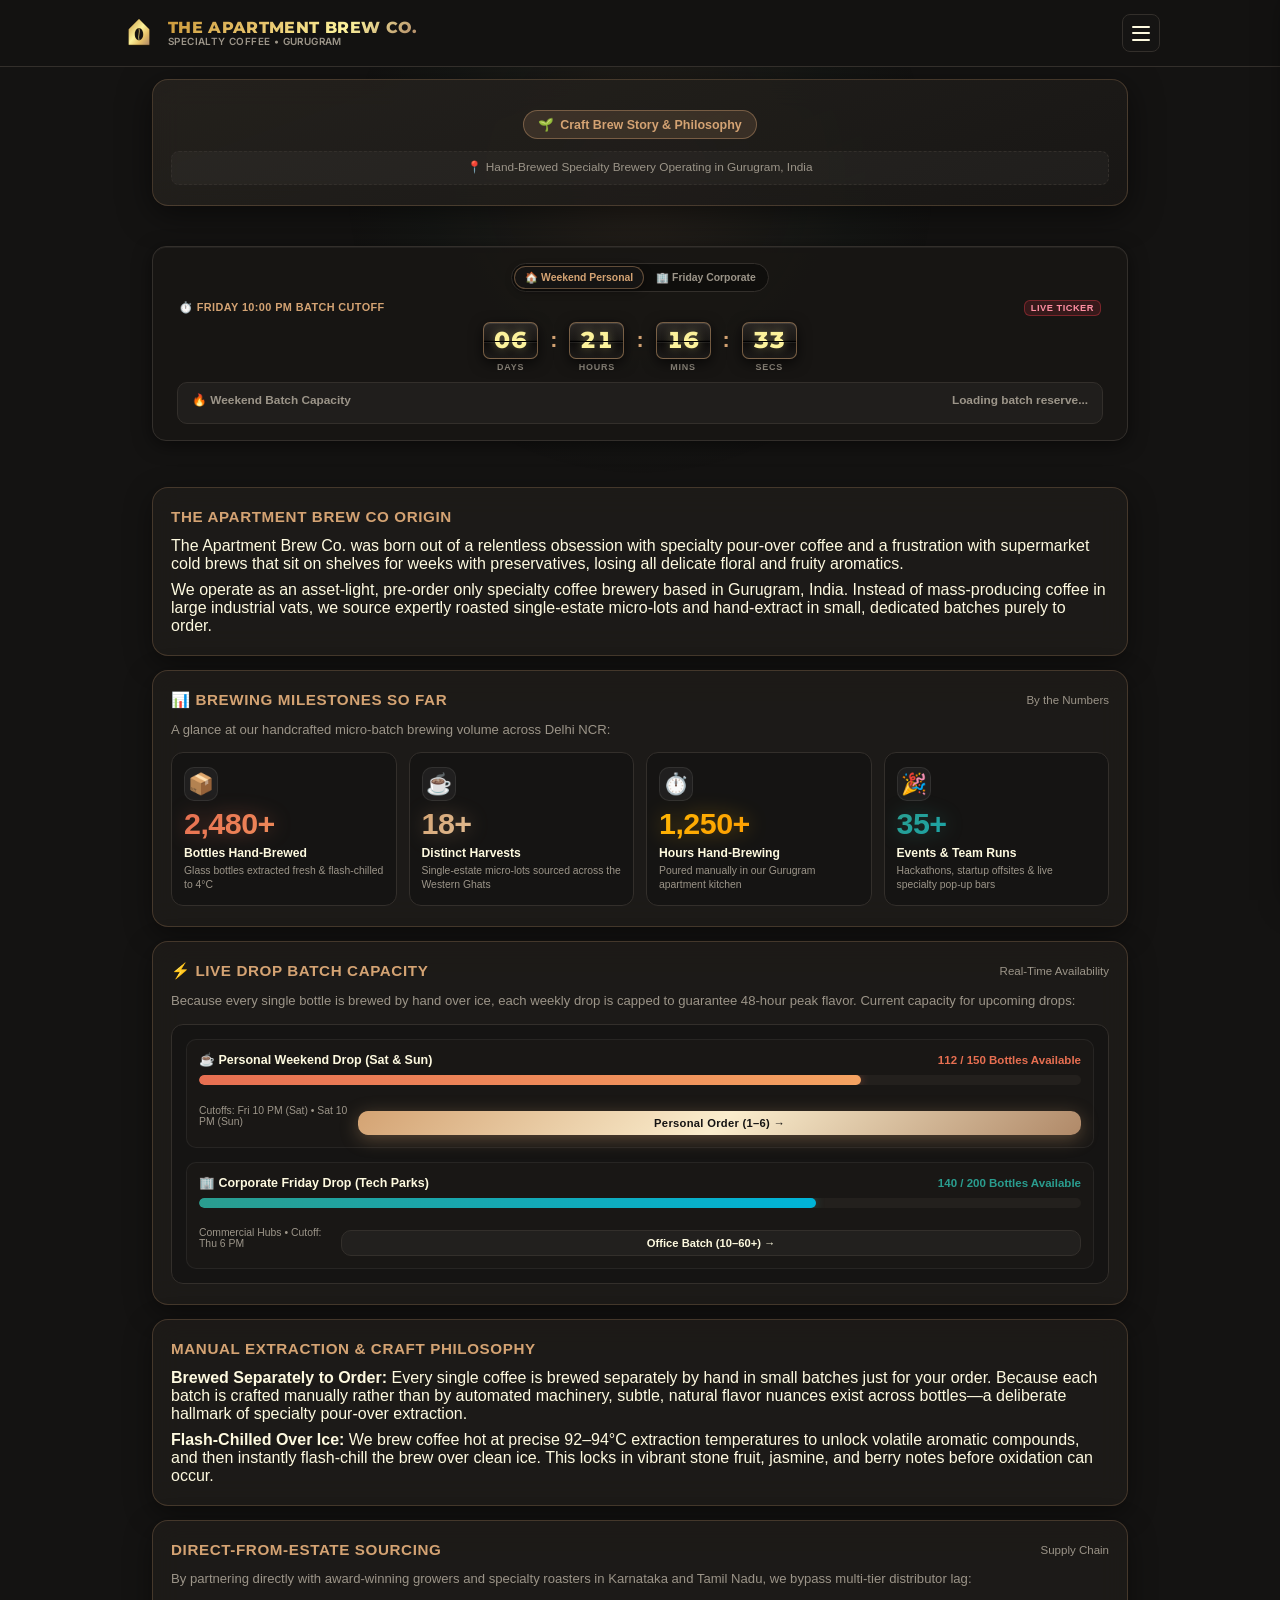
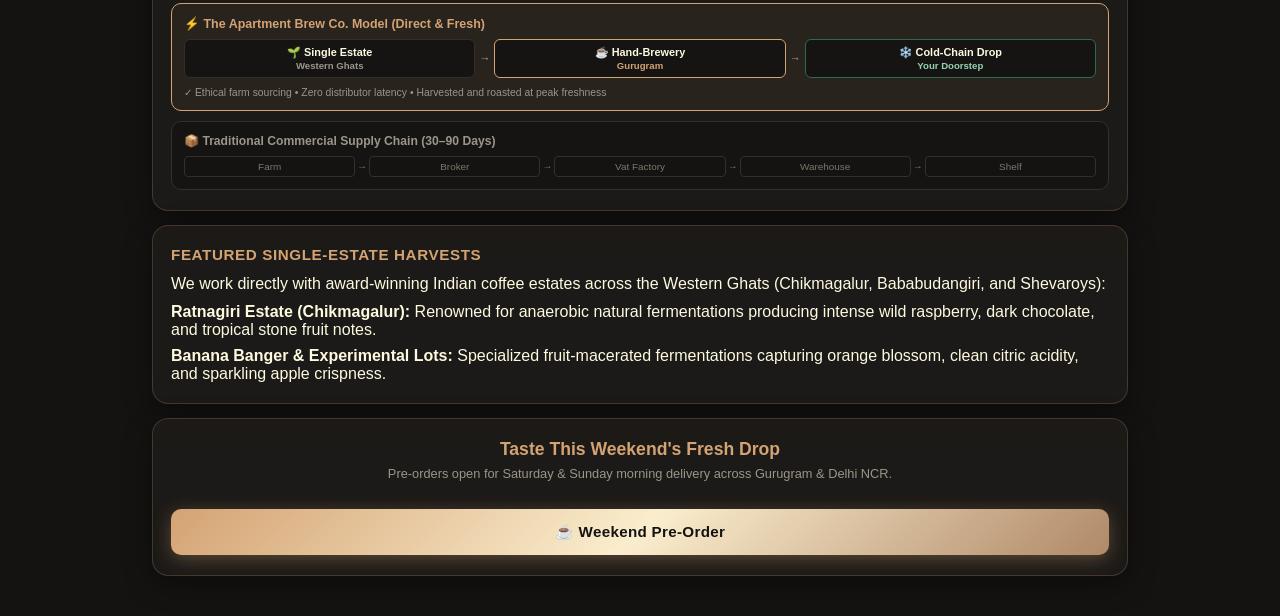
<file: about.html>
<!DOCTYPE html>
<html lang="en">
<head>
  <meta charset="UTF-8" />
  <meta http-equiv="Content-Type" content="text/html; charset=UTF-8" />
  <meta name="viewport" content="width=device-width, initial-scale=1.0, maximum-scale=1.0" />
  <title>About Our Story &amp; Philosophy | The Apartment Brew Co.</title>
  <meta name="description" content="The story, sourcing philosophy, and micro-batch brewing methodology behind The Apartment Brew Co. in Gurugram, India." />
  <link rel="canonical" href="https://apartmentbrewco.in/about" />
  <link rel="stylesheet" href="style.css?v=2.5" />
  <link rel="preconnect" href="https://fonts.googleapis.com" />
  <link rel="preconnect" href="https://fonts.gstatic.com" crossorigin />
  <link href="https://fonts.googleapis.com/css2?family=Cormorant+Garamond:ital,wght@0,500;0,600;0,700;1,400;1,600&family=Inter:wght@300;400;500;600;700;800&family=Montserrat:wght@600;700;800&family=Playfair+Display:ital,wght@0,600;0,700;1,400;1,600&family=Syne:wght@700;800&display=swap" rel="stylesheet" />

  <!-- JSON-LD LocalBusiness Schema -->
  <script type="application/ld+json">
  {
    "@context": "https://schema.org",
    "@type": "CoffeeShop",
    "name": "The Apartment Brew Co.",
    "alternateName": "TABC",
    "image": "https://apartmentbrewco.in/assets/tabc-social-banner-1500x500.png",
    "logo": "https://apartmentbrewco.in/assets/tabc-emblem-gold-transparent.svg",
    "@id": "https://apartmentbrewco.in",
    "url": "https://apartmentbrewco.in",
    "telephone": "+919719510654",
    "priceRange": "₹₹",
    "servesCuisine": "Specialty Coffee",
    "description": "Micro-batch flash-chilled specialty coffee brewery based in Gurugram, delivering fresh 200ml glass bottles across Delhi NCR with zero preservatives.",
    "address": {
      "@type": "PostalAddress",
      "streetAddress": "DLF Phase 1-5, Golf Course Road",
      "addressLocality": "Gurugram",
      "addressRegion": "Haryana",
      "postalCode": "122002",
      "addressCountry": "IN"
    },
    "geo": {
      "@type": "GeoCoordinates",
      "latitude": 28.4595,
      "longitude": 77.0266
    },
    "openingHoursSpecification": [
      {
        "@type": "OpeningHoursSpecification",
        "dayOfWeek": ["Saturday", "Sunday"],
        "opens": "08:00",
        "closes": "11:00"
      },
      {
        "@type": "OpeningHoursSpecification",
        "dayOfWeek": "Friday",
        "opens": "09:30",
        "closes": "16:00"
      }
    ],
    "areaServed": [
      { "@type": "City", "name": "Gurugram" },
      { "@type": "City", "name": "Delhi" },
      { "@type": "City", "name": "Noida" },
      { "@type": "City", "name": "Faridabad" }
    ],
    "sameAs": [
      "https://instagram.com/apartmentbrewco"
    ]
  }
  </script>

  <!-- Favicons & Mobile Touch Icons -->
  <link rel="icon" type="image/png" sizes="16x16" href="assets/favicon-16x16.png" />
  <link rel="apple-touch-icon" sizes="180x180" href="assets/apple-touch-icon-180x180.png" />
  <link rel="icon" type="image/png" sizes="192x192" href="assets/android-chrome-192x192.png" />

  <!-- Open Graph & Social Preview Tags -->
  <meta property="og:type" content="website" />
  <meta property="og:title" content="The Apartment Brew Co. | Micro-Batch Specialty Coffee" />
  <meta property="og:description" content="Micro-batch flash-chilled specialty coffee hand-brewed fresh to order in Gurugram." />
  <meta property="og:image" content="assets/tabc-social-banner-1500x500.png" />
  <meta name="twitter:card" content="summary_large_image" />
  <meta name="twitter:image" content="assets/tabc-social-banner-1500x500.png" />
</head>

<body data-page="ABOUT">
  <!-- Sticky Top Header & Hamburger Navigation (Topmost Component) -->
  <header class="site-header-sticky">
  <div class="header-inner">
<a href="/" class="nav-logo" aria-label="The Apartment Brew Co. Home">
      <div class="nav-logo-brand">
        <!-- Standalone Emblem SVG -->
        <img 
          src="assets/tabc-emblem-gold-transparent.svg" 
          alt="The Apartment Brew Co. Emblem" 
          class="nav-logo-icon" 
        />
        <!-- Crisp, High-Resolution DOM Typography -->
        <div class="nav-logo-titles">
          <span class="logo-text">The Apartment Brew Co.</span>
          <span class="logo-sub">Specialty Coffee &bull; Gurugram</span>
        </div>
      </div>
    </a>
    <button type="button" class="nav-hamburger-btn" id="navHamburgerBtn" aria-label="Toggle navigation menu" onclick="toggleNavDrawer()">
      <span class="hamburger-bar"></span>
      <span class="hamburger-bar"></span>
      <span class="hamburger-bar"></span>
    </button>
  </div>
</header>
      

  
  <!-- Navigation Drawer Backdrop & Overlay Menu -->
  <div class="nav-backdrop" id="navBackdrop" onclick="closeNavDrawer()"></div>
  <aside class="nav-drawer" id="navDrawer">
    <div class="drawer-header">
      <div style="display: flex; align-items: center; gap: 8px;">
        <img 
          src="assets/tabc-emblem-gold-transparent.svg" 
          alt="TABC Emblem" 
          style="width: 24px; height: 24px; object-fit: contain;" 
        />
        <span class="drawer-title">Explore</span>
      </div>
      <button type="button" class="drawer-close-btn" onclick="closeNavDrawer()" aria-label="Close menu">&times;</button>
    </div>
    <nav class="drawer-nav">
<a href="/" class="drawer-link" data-page-link="INDEX">Home</a>
<a href="/orders" class="drawer-link" data-page-link="ORDERS" id="drawerOrderLink">Order Batch #1</a>
<a href="/pass" class="drawer-link" data-page-link="PASS">Manage Active Pass</a>
<a href="/flavor" class="drawer-link" data-page-link="FLAVOR">Flavor Matcher</a>
<a href="/guide" class="drawer-link" data-page-link="GUIDE">Freshness Guide</a>
<a href="/about" class="drawer-link active" data-page-link="ABOUT">Story so far</a>
<a href="/events" class="drawer-link" data-page-link="EVENTS">Event Runs</a>
<a href="/track" class="drawer-link" data-page-link="TRACK">Inquiry/Order tracking</a>
    </nav>
    <div class="drawer-footer">
      <div class="drawer-footer-text">☕ Hand-Brewed Fresh to Order in Gurugram</div>
    </div>
  </aside>
  
  <div class="container">
    
    <!-- Branding Header -->
    <header class="header-card">
      <div class="drop-banner">
<span>🌱</span> Craft Brew Story &amp; Philosophy
      </div>
      <div class="geo-badge" style="margin-top: 12px;">
📍 Hand-Brewed Specialty Brewery Operating in Gurugram, India
      </div>
    </header>
  
    <!-- DUAL-STREAM ROTATING BATCH CUTOFF TICKER & CAPACITY CARD -->
    <div class="countdown-ticker-card" id="dualStreamTickerCard">
      <div class="stream-pill-toggle">
        <button type="button" class="stream-pill active" id="pillPersonal" onclick="setTickerStream('PERSONAL', true)">🏠 Weekend Personal</button>
        <button type="button" class="stream-pill" id="pillCorporate" onclick="setTickerStream('CORPORATE', true)">🏢 Friday Corporate</button>
      </div>
      <div class="countdown-ticker-header">
        <span id="tickerCutoffHeader">⏱️ FRIDAY 10:00 PM BATCH CUTOFF</span>
        <span class="countdown-live-badge" id="tickerStreamBadge">LIVE TICKER</span>
      </div>
      <div class="countdown-timer" id="countdownTimer"></div>
      <div class="scarcity-bar-container" style="margin-top: 10px;">
        <div class="scarcity-label">
          <span id="scarcityStreamTitle">🔥 Weekend Batch Capacity</span>
          <span id="scarcityText">Loading batch reserve...</span>
        </div>
        <div class="scarcity-track">
          <div class="scarcity-fill" id="scarcityFill" style="width: 0%;"></div>
        </div>
      </div>
    </div>
  
    <!-- Story Content Sections -->
    <main class="story-content">
      <article class="section-card">
        <div class="section-title">
          <span>The Apartment Brew Co Origin</span>
        </div>
        <p class="story-p">
The Apartment Brew Co. was born out of a relentless obsession with specialty pour-over coffee and a frustration with supermarket cold brews that sit on shelves for weeks with preservatives, losing all delicate floral and fruity aromatics.
        </p>
        <p class="story-p" style="margin-top: 8px;">
We operate as an asset-light, pre-order only specialty coffee brewery based in Gurugram, India. Instead of mass-producing coffee in large industrial vats, we source expertly roasted single-estate micro-lots and hand-extract in small, dedicated batches purely to order.
        </p>
      </article>
  
      <!-- BIG BOLD BREWING STATS SHOWCASE -->
      <section class="section-card" style="margin-top: 14px;">
        <div class="section-title">
          <span>📊 Brewing Milestones So Far</span>
          <span class="section-subtitle">By the Numbers</span>
        </div>
        <p style="font-size: 0.82rem; color: var(--text-muted); margin-bottom: 12px; line-height: 1.4;">
          A glance at our handcrafted micro-batch brewing volume across Delhi NCR:
        </p>
        <div class="stats-showcase-grid">
          <!-- Stat 1: Total Bottles Brewed -->
          <div class="stat-showcase-card">
            <div class="stat-icon-badge">📦</div>
            <span class="stat-big-num grad-coral" id="statBottles">2,480+</span>
            <div class="stat-card-title">Bottles Hand-Brewed</div>
            <div class="stat-card-sub">Glass bottles extracted fresh &amp; flash-chilled to 4°C</div>
          </div>
          <!-- Stat 2: Different Coffees Brewed -->
          <div class="stat-showcase-card">
            <div class="stat-icon-badge">☕</div>
            <span class="stat-big-num grad-gold" id="statCoffees">18+</span>
            <div class="stat-card-title">Distinct Harvests</div>
            <div class="stat-card-sub">Single-estate micro-lots sourced across the Western Ghats</div>
          </div>
          <!-- Stat 3: Hours Spent Brewing in the Apartment -->
          <div class="stat-showcase-card">
            <div class="stat-icon-badge">⏱️</div>
            <span class="stat-big-num grad-amber" id="statHours">1,250+</span>
            <div class="stat-card-title">Hours Hand-Brewing</div>
            <div class="stat-card-sub">Poured manually in our Gurugram apartment kitchen</div>
          </div>
          <!-- Stat 4: Events Served -->
          <div class="stat-showcase-card">
            <div class="stat-icon-badge">🎉</div>
            <span class="stat-big-num grad-teal" id="statEvents">35+</span>
            <div class="stat-card-title">Events &amp; Team Runs</div>
            <div class="stat-card-sub">Hackathons, startup offsites &amp; live specialty pop-up bars</div>
          </div>
        </div>
      </section>
      <!-- LIVE CAPACITY DASHBOARD (Personal + Corporate) -->
      <section class="section-card" style="margin-top: 14px;">
        <div class="section-title">
          <span>⚡ Live Drop Batch Capacity</span>
          <span class="section-subtitle">Real-Time Availability</span>
        </div>
        <p style="font-size: 0.82rem; color: var(--text-muted); margin-bottom: 14px; line-height: 1.4;">
          Because every single bottle is brewed by hand over ice, each weekly drop is capped to guarantee 48-hour peak flavor. Current capacity for upcoming drops:
        </p>
        <div class="capacity-dashboard-card">
          <!-- Capacity Stream 1: Personal Weekend Drop -->
          <div class="capacity-stream-box">
            <div class="capacity-stream-header">
              <span>☕ Personal Weekend Drop (Sat &amp; Sun)</span>
              <span id="aboutB2cCapText" style="color: #e76f51; font-weight: 800; font-size: 0.72rem;">112 / 150 Bottles Available</span>
            </div>
            <div style="height: 10px; background: #23201d; border-radius: 5px; overflow: hidden; position: relative;">
              <div id="aboutB2cBar" style="height: 100%; width: 75%; background: linear-gradient(90deg, #e76f51 0%, #f4a261 100%); border-radius: 5px; box-shadow: 0 0 10px rgba(231, 111, 81, 0.4); transition: width 0.6s ease;"></div>
            </div>
            <div style="display: flex; justify-content: space-between; align-items: center; margin-top: 4px;">
              <span style="font-size: 0.65rem; color: var(--text-muted);">Cutoffs: Fri 10 PM (Sat) &bull; Sat 10 PM (Sun)</span>
              <a href="/personal" class="btn btn-pay" style="padding: 6px 10px; font-size: 0.7rem; text-decoration: none; display: inline-flex; align-items: center; gap: 4px;">
                <span>Personal Order (1–6) &rarr;</span>
              </a>
            </div>
          </div>
          <!-- Capacity Stream 2: Corporate Friday Drop -->
          <div class="capacity-stream-box">
            <div class="capacity-stream-header">
              <span>🏢 Corporate Friday Drop (Tech Parks)</span>
              <span id="aboutB2bCapText" style="color: #2a9d8f; font-weight: 800; font-size: 0.72rem;">140 / 200 Bottles Available</span>
            </div>
            <div style="height: 10px; background: #23201d; border-radius: 5px; overflow: hidden; position: relative;">
              <div id="aboutB2bBar" style="height: 100%; width: 70%; background: linear-gradient(90deg, #2a9d8f 0%, #00b4d8 100%); border-radius: 5px; box-shadow: 0 0 10px rgba(42, 157, 143, 0.4); transition: width 0.6s ease;"></div>
            </div>
            <div style="display: flex; justify-content: space-between; align-items: center; margin-top: 4px;">
              <span style="font-size: 0.65rem; color: var(--text-muted);">Commercial Hubs &bull; Cutoff: Thu 6 PM</span>
              <a href="/corporate" class="btn btn-secondary" style="padding: 6px 10px; font-size: 0.7rem; text-decoration: none; display: inline-flex; align-items: center; gap: 4px;">
                <span>Office Batch (10–60+) &rarr;</span>
              </a>
            </div>
          </div>
        </div>
      </section>
      <article class="section-card" style="margin-top: 14px;">
        <div class="section-title">
          <span>Manual Extraction &amp; Craft Philosophy</span>
        </div>
        <p class="story-p">
          <strong>Brewed Separately to Order:</strong> Every single coffee is brewed separately by hand in small batches just for your order. Because each batch is crafted manually rather than by automated machinery, subtle, natural flavor nuances exist across bottles—a deliberate hallmark of specialty pour-over extraction.
        </p>
        <p class="story-p" style="margin-top: 8px;">
<strong>Flash-Chilled Over Ice:</strong> We brew coffee hot at precise 92&ndash;94&deg;C extraction temperatures to unlock volatile aromatic compounds, and then instantly flash-chill the brew over clean ice. This locks in vibrant stone fruit, jasmine, and berry notes before oxidation can occur.
        </p>
      </article>
  
      <!-- FARM DIRECT VALUE &amp; SOURCING INFOGRAPHIC -->
      <section class="section-card" style="margin-top: 14px;">
        <div class="section-title">
          <span>Direct-from-Estate Sourcing</span>
          <span class="section-subtitle">Supply Chain</span>
        </div>
        <p style="font-size: 0.82rem; color: var(--text-muted); margin-bottom: 14px; line-height: 1.4;">
By partnering directly with award-winning growers and specialty roasters in Karnataka and Tamil Nadu, we bypass multi-tier distributor lag:
        </p>
        <!-- Visual Flow Comparison -->
        <div style="display: flex; flex-direction: column; gap: 10px;">
          <!-- Apartment Brew Co Direct Flow -->
          <div style="background: rgba(212, 163, 115, 0.06); border: 1.5px solid var(--accent); border-radius: 10px; padding: 12px;">
            <div style="font-size: 0.78rem; font-weight: 800; color: var(--accent); margin-bottom: 8px;">
⚡ The Apartment Brew Co. Model (Direct &amp; Fresh)
            </div>
            <div style="display: flex; align-items: center; justify-content: space-between; font-size: 0.68rem; font-weight: 700; color: var(--text); text-align: center;">
              <div style="background: var(--card-inner); border: 1px solid var(--card-border); padding: 6px 8px; border-radius: 6px; flex: 1;">
                🌱 Single Estate<br /><span style="color:var(--text-muted); font-size: 0.6rem;">Western Ghats</span>
              </div>
<div style="color: var(--accent); padding: 0 4px;">&rarr;</div>
              <div style="background: var(--card-inner); border: 1px solid var(--accent); padding: 6px 8px; border-radius: 6px; flex: 1;">
☕ Hand-Brewery<br /><span style="color:var(--accent); font-size: 0.6rem;">Gurugram</span>
              </div>
<div style="color: var(--accent); padding: 0 4px;">&rarr;</div>
              <div style="background: var(--card-inner); border: 1px solid var(--success); padding: 6px 8px; border-radius: 6px; flex: 1;">
                ❄️ Cold-Chain Drop<br /><span style="color:var(--success-light); font-size: 0.6rem;">Your Doorstep</span>
              </div>
            </div>
            <div style="font-size: 0.65rem; color: var(--text-muted); margin-top: 8px;">
✓ Ethical farm sourcing &bull; Zero distributor latency &bull; Harvested and roasted at peak freshness
            </div>
          </div>
          <!-- Traditional Commercial Flow -->
          <div style="background: var(--card-inner); border: 1px solid var(--card-border); border-radius: 10px; padding: 12px;">
            <div style="font-size: 0.76rem; font-weight: 700; color: var(--text-muted); margin-bottom: 8px;">
              📦 Traditional Commercial Supply Chain (30–90 Days)
            </div>
            <div style="display: flex; align-items: center; justify-content: space-between; font-size: 0.62rem; color: var(--text-dim); text-align: center;">
              <div style="background: #141312; border: 1px solid var(--card-border); padding: 4px; border-radius: 4px; flex: 1;">Farm</div>
<div style="padding: 0 2px;">&rarr;</div>
<div style="background: #141312; border: 1px solid var(--card-border); padding: 4px; border-radius: 4px; flex: 1;">Broker</div>
<div style="padding: 0 2px;">&rarr;</div>
              <div style="background: #141312; border: 1px solid var(--card-border); padding: 4px; border-radius: 4px; flex: 1;">Vat Factory</div>
<div style="padding: 0 2px;">&rarr;</div>
              <div style="background: #141312; border: 1px solid var(--card-border); padding: 4px; border-radius: 4px; flex: 1;">Warehouse</div>
<div style="padding: 0 2px;">&rarr;</div>
              <div style="background: #141312; border: 1px solid var(--card-border); padding: 4px; border-radius: 4px; flex: 1;">Shelf</div>
            </div>
          </div>
        </div>
      </section>
  
      <article class="section-card" style="margin-top: 14px;">
        <div class="section-title">
          <span>Featured Single-Estate Harvests</span>
        </div>
        <p class="story-p">
          We work directly with award-winning Indian coffee estates across the Western Ghats (Chikmagalur, Bababudangiri, and Shevaroys):
        </p>
        <div class="story-feature-list" style="margin-top: 10px;">
          <div class="feature-item">
            <strong>Ratnagiri Estate (Chikmagalur):</strong> Renowned for anaerobic natural fermentations producing intense wild raspberry, dark chocolate, and tropical stone fruit notes.
          </div>
          <div class="feature-item" style="margin-top: 8px;">
            <strong>Banana Banger &amp; Experimental Lots:</strong> Specialized fruit-macerated fermentations capturing orange blossom, clean citric acidity, and sparkling apple crispness.
          </div>
        </div>
      </article>
  
      <!-- CTA to Order -->
      <section class="section-card" style="margin-top: 14px; text-align: center;">
        <h3 style="font-size: 1.1rem; color: var(--accent); margin-bottom: 6px;">Taste This Weekend's Fresh Drop</h3>
        <p style="font-size: 0.8rem; color: var(--text-muted); margin-bottom: 14px;">Pre-orders open for Saturday &amp; Sunday morning delivery across Gurugram &amp; Delhi NCR.</p>
<a href="/orders" class="btn btn-pay" style="text-decoration: none; display: inline-block;">
          <span>☕ Weekend Pre-Order</span>
        </a>
      </section>
    </main>
  
  </div>
  
  <script src="app.js?v=2.5"></script>
</body>
</html>
</file>
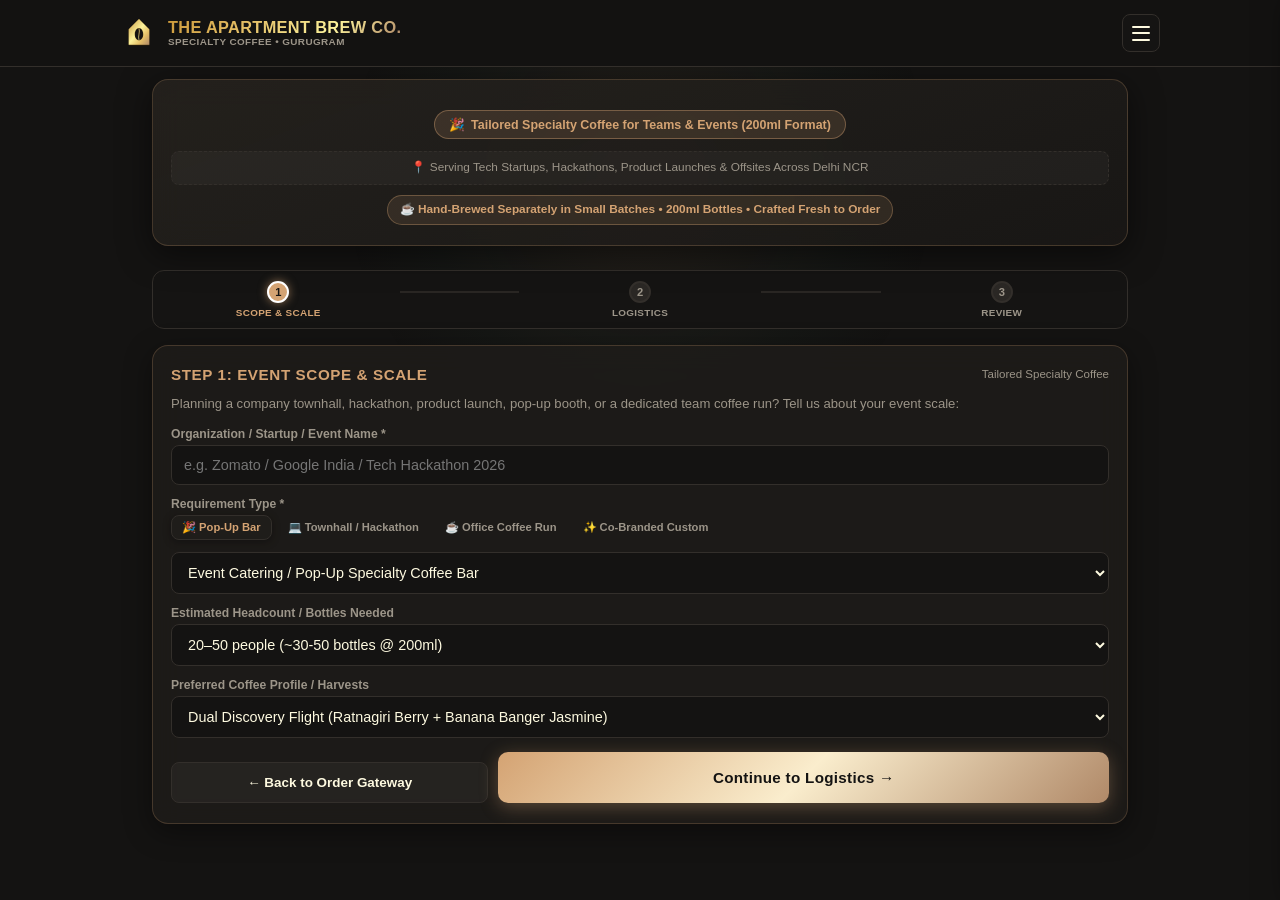
<file: events.html>
<!DOCTYPE html>
<html lang="en">
<head>
  <meta charset="UTF-8" />
  <meta http-equiv="Content-Type" content="text/html; charset=UTF-8" />
  <meta name="viewport" content="width=device-width, initial-scale=1.0, maximum-scale=1.0" />
  <title>Custom Events &amp; Coffee Runs | The Apartment Brew Co.</title>
  <meta name="description" content="Specialty coffee catering, pop-up pour-over bars, and custom roastery drops for corporate events, hackathons, and gatherings in Delhi NCR." />
  <link rel="canonical" href="https://apartmentbrewco.in/events" />
  <link rel="stylesheet" href="style.css?v=2.5" />

  <!-- Favicons & Mobile Touch Icons -->
  <link rel="icon" type="image/png" sizes="16x16" href="assets/favicon-16x16.png" />
  <link rel="apple-touch-icon" sizes="180x180" href="assets/apple-touch-icon-180x180.png" />
  <link rel="icon" type="image/png" sizes="192x192" href="assets/android-chrome-192x192.png" />

  <!-- Open Graph & Social Preview Tags -->
  <meta property="og:type" content="website" />
  <meta property="og:title" content="The Apartment Brew Co. | Micro-Batch Specialty Coffee" />
  <meta property="og:description" content="Micro-batch flash-chilled specialty coffee hand-brewed fresh to order in Gurugram." />
  <meta property="og:image" content="assets/tabc-social-banner-1500x500.png" />
  <meta name="twitter:card" content="summary_large_image" />
  <meta name="twitter:image" content="assets/tabc-social-banner-1500x500.png" />

</head>
<body data-page="EVENTS">
  
  <!-- Sticky Top Header & Hamburger Navigation (Topmost Component) -->
  <header class="site-header-sticky">
  <div class="header-inner">
    <a href="/" class="nav-logo" aria-label="The Apartment Brew Co. Home">
      <div class="nav-logo-brand">
        <!-- Standalone Emblem SVG -->
        <img 
          src="assets/tabc-emblem-gold-transparent.svg" 
          alt="The Apartment Brew Co. Emblem" 
          class="nav-logo-icon" 
        />
        <!-- Crisp, High-Resolution DOM Typography -->
        <div class="nav-logo-titles">
          <span class="logo-text">The Apartment Brew Co.</span>
          <span class="logo-sub">Specialty Coffee &bull; Gurugram</span>
        </div>
      </div>
    </a>
    <button type="button" class="nav-hamburger-btn" id="navHamburgerBtn" aria-label="Toggle navigation menu" onclick="toggleNavDrawer()">
      <span class="hamburger-bar"></span>
      <span class="hamburger-bar"></span>
      <span class="hamburger-bar"></span>
    </button>
  </div>
</header>
  
  <!-- Navigation Drawer Backdrop & Overlay Menu -->
  <div class="nav-backdrop" id="navBackdrop" onclick="closeNavDrawer()"></div>
  <aside class="nav-drawer" id="navDrawer">
        <div class="drawer-header">
      <div style="display: flex; align-items: center; gap: 8px;">
        <img 
          src="assets/tabc-emblem-gold-transparent.svg" 
          alt="TABC Emblem" 
          style="width: 24px; height: 24px; object-fit: contain;" 
        />
        <span class="drawer-title">Explore</span>
      </div>
      <button type="button" class="drawer-close-btn" onclick="closeNavDrawer()" aria-label="Close menu">&times;</button>
    </div>
    <nav class="drawer-nav">
      <a href="/" class="drawer-link" data-page-link="INDEX">Home</a>
      <a href="/orders" class="drawer-link" data-page-link="ORDERS" id="drawerOrderLink">Order Batch #1</a>
      <a href="/pass" class="drawer-link" data-page-link="PASS">Manage Active Pass</a>
      <a href="/flavor" class="drawer-link" data-page-link="FLAVOR">Flavor Matcher</a>
      <a href="/guide" class="drawer-link" data-page-link="GUIDE">Freshness Guide</a>
      <a href="/about" class="drawer-link" data-page-link="ABOUT">Story so far</a>
      <a href="/events" class="drawer-link active" data-page-link="EVENTS">Event Runs</a>
      <a href="/track" class="drawer-link" data-page-link="TRACK">Inquiry/Order tracking</a>
    </nav>
    <div class="drawer-footer">
      <div class="drawer-footer-text">☕ Hand-Brewed Fresh to Order in Gurugram</div>
    </div>
  </aside>
  
  <div class="container">
    
    <!-- Branding Header -->
    <header class="header-card">
      <div class="drop-banner">
        <span>🎉</span> Tailored Specialty Coffee for Teams &amp; Events (200ml Format)
      </div>
  
      <div class="geo-badge" style="margin-top: 12px;">
        📍 Serving Tech Startups, Hackathons, Product Launches &amp; Offsites Across Delhi NCR
      </div>
      
      <div class="craft-badge">
        ☕ Hand-Brewed Separately in Small Batches &bull; 200ml Bottles &bull; Crafted Fresh to Order
      </div>
    </header>
  
    <!-- Custom Event Intake Form -->
<!-- Custom Event Multi-Step Intake Form View -->
<main id="customInquirySection">
  
<!-- Wizard Progress Header (Uniform Across Ordering Pages) -->
<div class="wizard-progress-bar">
<div class="wizard-step-node node-active" id="wNode1" onclick="goToInqStep(1)">
<div class="node-circle" id="wCircle1">1</div>
<div class="node-label" id="wLabel1">Scope &amp; Scale</div>
</div>
<div class="wizard-node-line" id="wLine1"></div>
<div class="wizard-step-node" id="wNode2" onclick="nextInqStep(2)">
<div class="node-circle" id="wCircle2">2</div>
<div class="node-label" id="wLabel2">Logistics</div>
</div>
<div class="wizard-node-line" id="wLine2"></div>
<div class="wizard-step-node" id="wNode3" onclick="nextInqStep(3)">
<div class="node-circle" id="wCircle3">3</div>
<div class="node-label" id="wLabel3">Review</div>
</div>
</div>
  
<!-- STEP 1: Event Scope &amp; Scale -->
<section class="section-card wizard-step-panel" id="stepPanel1">
<div class="section-title">
<span>Step 1: Event Scope &amp; Scale</span>
<span class="section-subtitle">Tailored Specialty Coffee</span>
</div>
<p style="font-size: 0.82rem; color: var(--text-muted); margin-bottom: 14px; line-height: 1.4;">
Planning a company townhall, hackathon, product launch, pop-up booth, or a dedicated team coffee run? Tell us about your event scale:
</p>
  
<div class="form-group">
<label for="inqCompany">Organization / Startup / Event Name *</label>
<input type="text" id="inqCompany" autocomplete="organization" autocapitalize="words" placeholder="e.g. Zomato / Google India / Tech Hackathon 2026" oninput="validateInqField('inqCompany')" />
<div class="field-error" id="errInqCompany">Please enter your organization or event name.</div>
</div>
  
<div class="form-group">
<label for="inqType">Requirement Type *</label>
          <div style="display: flex; gap: 6px; flex-wrap: wrap; margin-bottom: 8px;">
            <button type="button" class="mode-tab active" style="font-size: 0.7rem; padding: 5px 10px;" onclick="document.getElementById('inqType').value='Event Catering / Pop-Up Specialty Coffee Bar'">🎉 Pop-Up Bar</button>
            <button type="button" class="mode-tab" style="font-size: 0.7rem; padding: 5px 10px;" onclick="document.getElementById('inqType').value='Townhall / Hackathon Bulk Drop (100+ bottles)'">💻 Townhall / Hackathon</button>
            <button type="button" class="mode-tab" style="font-size: 0.7rem; padding: 5px 10px;" onclick="document.getElementById('inqType').value='Office Coffee Run / Team Outing Batch'">☕ Office Coffee Run</button>
            <button type="button" class="mode-tab" style="font-size: 0.7rem; padding: 5px 10px;" onclick="document.getElementById('inqType').value='Custom Single-Estate Curation & Co-Branded Labeling'">✨ Co-Branded Custom</button>
          </div>
<select id="inqType">
<option value="Event Catering / Pop-Up Specialty Coffee Bar">Event Catering / Pop-Up Specialty Coffee Bar</option>
<option value="Office Coffee Run / Team Outing Batch">Office Coffee Run / Team Outing Batch</option>
<option value="Townhall / Hackathon Bulk Drop (100+ bottles)">Townhall / Hackathon Bulk Drop (100+ bottles @ 200ml)</option>
<option value="Custom Single-Estate Curation &amp; Co-Branded Labeling">Custom Single-Estate Curation &amp; Co-Branded Labeling</option>
<option value="Recurring Office Weekly Subscription">Recurring Office Weekly Subscription</option>
<option value="Other Custom Requirement">Other Custom Requirement</option>
</select>
</div>
  
<div class="form-group">
<label for="inqHeadcount">Estimated Headcount / Bottles Needed</label>
<select id="inqHeadcount">
<option value="20–50 people (~30-50 bottles @ 200ml)">20–50 people (~30-50 bottles @ 200ml)</option>
<option value="50–100 people (~75-100 bottles @ 200ml)">50–100 people (~75-100 bottles @ 200ml)</option>
<option value="100–250 people (~150-250 bottles @ 200ml)">100–250 people (~150-250 bottles @ 200ml)</option>
<option value="250+ people (Custom Event Scale)">250+ people (Custom Event Scale)</option>
<option value="Not sure yet / Need Recommendation">Not sure yet / Need Recommendation</option>
</select>
</div>
  
<div class="form-group">
<label for="inqBlend">Preferred Coffee Profile / Harvests</label>
<select id="inqBlend">
<option value="Dual Discovery Flight (Ratnagiri Berry + Banana Banger Jasmine)">Dual Discovery Flight (Ratnagiri Berry + Banana Banger Jasmine)</option>
<option value="Ratnagiri Estate Only (Anaerobic Naturals • Rich Berry &amp; Dark Cacao)">Ratnagiri Estate Only (Anaerobic Naturals • Rich Berry &amp; Dark Cacao)</option>
<option value="Banana Banger Only (Special Yeast Lot • Orange Blossom &amp; Green Apple)">Banana Banger Only (Special Yeast Lot • Orange Blossom &amp; Green Apple)</option>
<option value="Custom Roast / Signature Blend for Event">Custom Roast / Signature Blend for Event</option>
</select>
</div>
  
<div class="wizard-nav-btns" style="margin-top: 14px;">
<a href="/orders" class="btn-secondary" style="text-decoration: none; display: inline-flex; align-items: center; justify-content: center;">&larr; Back to Order Gateway</a>
<button type="button" class="btn btn-pay" onclick="nextInqStep(2)">
<span>Continue to Logistics &rarr;</span>
</button>
</div>
</section>
  
<!-- STEP 2: Logistics &amp; Contact Details -->
<section class="section-card wizard-step-panel" id="stepPanel2" style="display: none;">
<div class="section-title">
<span>Step 2: Event Logistics &amp; Contact Details</span>
<span class="section-subtitle">Venue, Timing &amp; Point of Contact</span>
</div>
  
<div class="form-group">
<label for="inqDate">Target Event / Delivery Date *</label>
<input type="text" id="inqDate" inputmode="text" autocomplete="off" placeholder="e.g. 4 Sep 2026 or Next Friday" oninput="validateInqField('inqDate')" />
<div class="field-error" id="errInqDate">Please specify your target date or timeline.</div>
</div>
  
<div class="form-group">
<label for="inqLocation">Venue Location / Tech Park (Delhi NCR)</label>
<input type="text" id="inqLocation" autocomplete="street-address" autocapitalize="words" placeholder="e.g. DLF Cyber City / Ambience Mall / Office HQ" />
</div>
  
<div class="form-group">
<label for="inqName">Contact Person Name *</label>
<input type="text" id="inqName" autocomplete="name" autocapitalize="words" spellcheck="false" placeholder="e.g. Astitva Gupta" oninput="validateInqField('inqName')" />
<div class="field-error" id="errInqName">Please enter your name.</div>
</div>
  
<div class="form-group">
<label for="inqEmail">Work Email Address (For Custom Proposals &amp; Quotes) *</label>
<input type="email" id="inqEmail" inputmode="email" autocomplete="email" autocapitalize="off" spellcheck="false" placeholder="e.g. astitva@company.com" oninput="validateInqEmail()" />
<div class="field-error" id="errInqEmail">Please enter a valid work email address.</div>
</div>
  
<div class="form-group">
<label for="inqPhone">WhatsApp / Mobile Number (For Coordination) *</label>
<input type="tel" id="inqPhone" inputmode="tel" autocomplete="tel" placeholder="e.g. 9876543210 / +91 9876543210" maxlength="15" oninput="validateInqPhone()" />
<div class="field-error" id="errInqPhone">Please enter a valid mobile number (at least 8 digits).</div>
</div>
  
<div class="form-group">
<label for="inqNotes">Special Requirements &amp; Setup Preferences</label>
<textarea id="inqNotes" rows="3" placeholder="Tell us about specific taste preferences, ice setup, barista station, custom branding labels, or delivery schedule..."></textarea>
</div>
  
<div class="wizard-nav-btns">
<button type="button" class="btn-secondary" onclick="goToInqStep(1)">&larr; Back to Scope</button>
<button type="button" class="btn btn-pay" onclick="nextInqStep(3)">
<span>Review Inquiry &rarr;</span>
</button>
</div>
</section>
  
<!-- STEP 3: Review &amp; Submit -->
<section class="section-card wizard-step-panel" id="stepPanel3" style="display: none;">
<div class="section-title">
<span>Step 3: Review &amp; Submit Custom Inquiry</span>
<span class="section-subtitle">24-Hour Custom Proposal SLA</span>
</div>
  
<!-- Inquiry Summary Card -->
<div class="order-review-card">
<div class="review-row">
<span>Organization / Event:</span>
<strong id="revInqCompany">-</strong>
</div>
<div class="review-row">
<span>Requirement Type:</span>
<strong id="revInqType">-</strong>
</div>
<div class="review-row">
<span>Scale / Volume:</span>
<strong id="revInqHeadcount">-</strong>
</div>
<div class="review-row">
<span>Coffee Blend:</span>
<strong id="revInqBlend">-</strong>
</div>
<div class="review-row">
<span>Target Date:</span>
<strong id="revInqDate" style="color: var(--accent);">-</strong>
</div>
<div class="review-row">
<span>Venue / Location:</span>
<strong id="revInqLocation">-</strong>
</div>
<div class="review-row">
<span>Point of Contact:</span>
<strong id="revInqContact">-</strong>
</div>
<div class="review-row">
<span>Contact Details:</span>
<strong id="revInqEmailPhone">-</strong>
</div>
<div class="review-row" id="revInqNotesRow">
<span>Special Notes:</span>
<strong id="revInqNotes" style="font-size: 0.76rem; color: var(--text-muted);">-</strong>
</div>
</div>
  
<div class="freshness-alert" style="margin-top: 12px; margin-bottom: 0;">
⏱️ <strong>24-Hour Proposal Guarantee:</strong> Our curation team evaluates batch sizes, recommends flavor profiles, and prepares a tailored quote within 24 hours.
</div>
  
<div class="wizard-nav-btns" style="margin-top: 14px;">
<button type="button" class="btn-secondary" onclick="goToInqStep(2)">&larr; Edit Details</button>
<button id="btnSubmitCustom" class="btn btn-pay" onclick="handleCustomInquirySubmit()">
<span id="btnCustomText">&#128233; Submit Custom Request</span>
</button>
</div>
  
<div id="inqStatusMsg" class="track-status-msg" style="display: none; margin-top: 14px;"></div>
</section>
</main>
<!-- Confirmation View (Displayed after successful submission) -->
<section id="confirmationView" style="display: none;">
<div class="section-card" style="text-align: center;">
<div class="success-badge">&#10003; Requirement Received</div>
<h2 style="font-size: 1.3rem; margin-bottom: 4px;">Thank You for Reaching Out!</h2>
<p style="font-size: 0.82rem; color: var(--text-muted);">We've logged your event requirement and our team will prepare a custom proposal.</p>
  
<div class="freshness-alert">
❄️ <strong>Hand-Brewed Specialty Extraction:</strong> All 200ml bottles are hot-extracted and flash-chilled to order with zero preservatives for guaranteed 48-hour peak flavor.
</div>
  
<div class="receipt-details">
<div class="receipt-row">
<span class="receipt-label">Inquiry ID</span>
<span class="receipt-val" id="rInqId" style="font-family: monospace;">-</span>
</div>
<div class="receipt-row">
<span class="receipt-label">Organization</span>
<span class="receipt-val" id="rInqCompany">-</span>
</div>
<div class="receipt-row">
<span class="receipt-label">Requirement</span>
<span class="receipt-val" id="rInqType">-</span>
</div>
<div class="receipt-row">
<span class="receipt-label">Scale</span>
<span class="receipt-val" id="rInqScale">-</span>
</div>
<div class="receipt-row">
<span class="receipt-label">Target Date</span>
<span class="receipt-val" id="rInqDate" style="color: var(--accent);">-</span>
</div>
<div class="receipt-row">
<span class="receipt-label">Contact Person</span>
<span class="receipt-val" id="rInqName">-</span>
</div>
<div class="receipt-row">
<span class="receipt-label">SLA Timeline</span>
<span class="receipt-val" style="color: #95d5b2;">Proposal within 24 Hours</span>
</div>
</div>
  
<a id="linkInqWa" href="#" target="_blank" class="btn btn-whatsapp" style="text-decoration: none; display: flex; align-items: center; justify-content: center; gap: 6px;">
<span>💬 Coordinate Directly via WhatsApp</span>
</a>
  
<a id="linkInqTrack" href="/track" class="btn" style="background: rgba(212, 163, 115, 0.15); color: var(--accent); border: 1px solid var(--accent); margin-top: 10px; text-decoration: none; display: flex; align-items: center; justify-content: center;">
<span>🔍 View Live Inquiry Tracking</span>
</a>
  
<button class="btn btn-secondary" onclick="resetInqForm()">
<span>+ Submit Another Inquiry</span>
</button>
</div>
</section>
  
  </div>
  
  <!-- Service Worker Registration -->
  <script>
    if ('serviceWorker' in navigator) {
      window.addEventListener('load', () => {
        navigator.serviceWorker.register('/sw.js').catch(err => console.log('SW error:', err));
      });
    }
  </script>
  <script src="app.js?v=2.5"></script>
</body>
</html>
</file>
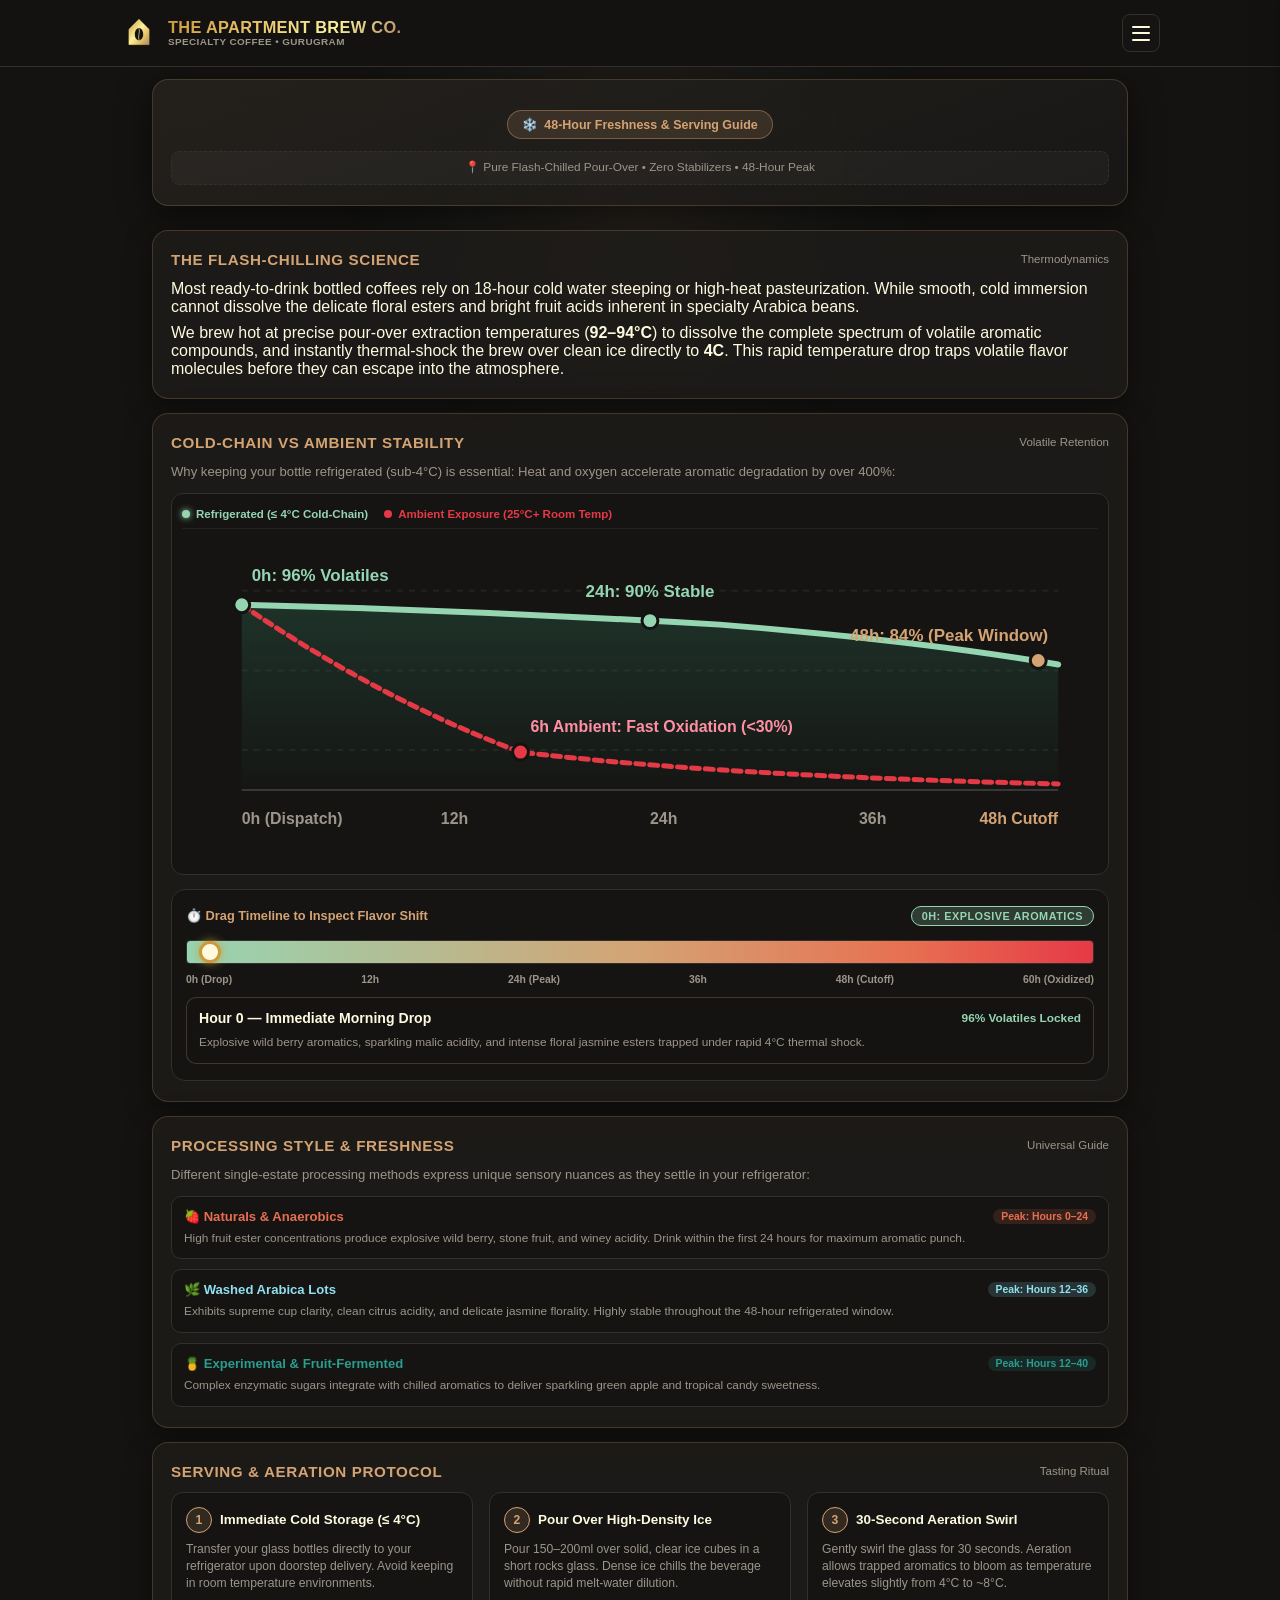
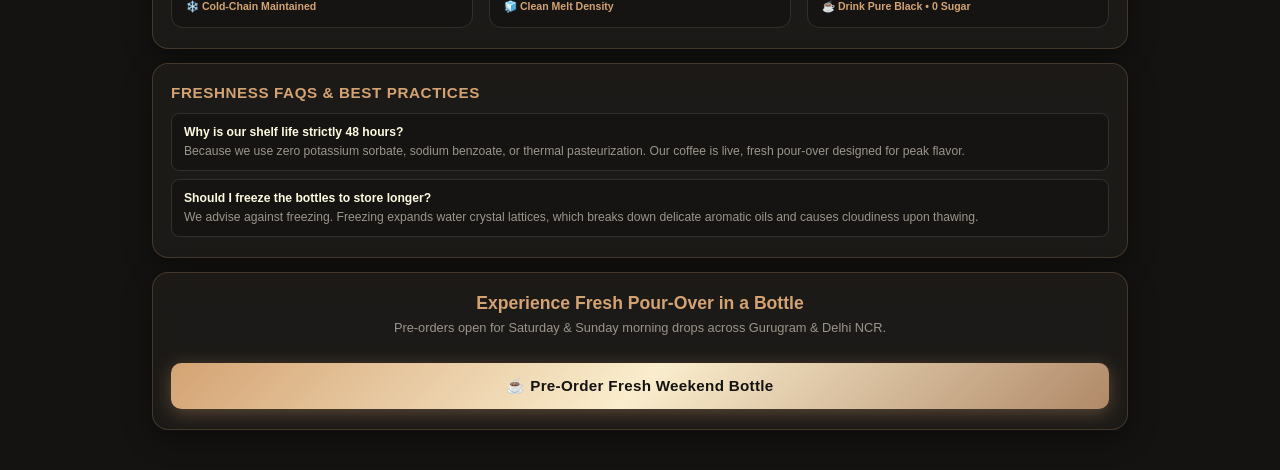
<file: guide.html>
<!DOCTYPE html>
<html lang="en">
<head>
  <meta charset="UTF-8" />
  <meta http-equiv="Content-Type" content="text/html; charset=UTF-8" />
  <meta name="viewport" content="width=device-width, initial-scale=1.0, maximum-scale=1.0" />
  <title>48-Hour Freshness &amp; Brewing Guide | The Apartment Brew Co.</title>
  <meta name="description" content="48-hour freshness science and serving guide for flash-chilled pour-over coffee. Temperature stability, storage protocols, and glass bottle care." />
  <link rel="canonical" href="https://apartmentbrewco.in/guide" />
  <link rel="stylesheet" href="style.css?v=2.5" />

  <!-- Favicons & Mobile Touch Icons -->
  <link rel="icon" type="image/png" sizes="16x16" href="assets/favicon-16x16.png" />
  <link rel="apple-touch-icon" sizes="180x180" href="assets/apple-touch-icon-180x180.png" />
  <link rel="icon" type="image/png" sizes="192x192" href="assets/android-chrome-192x192.png" />

  <!-- Open Graph & Social Preview Tags -->
  <meta property="og:type" content="website" />
  <meta property="og:title" content="The Apartment Brew Co. | Micro-Batch Specialty Coffee" />
  <meta property="og:description" content="Micro-batch flash-chilled specialty coffee hand-brewed fresh to order in Gurugram." />
  <meta property="og:image" content="assets/tabc-social-banner-1500x500.png" />
  <meta name="twitter:card" content="summary_large_image" />
  <meta name="twitter:image" content="assets/tabc-social-banner-1500x500.png" />

</head>
<body data-page="GUIDE">
  <!-- Sticky Top Header &amp; Hamburger Navigation (Topmost Component) -->
  <header class="site-header-sticky">
  <div class="header-inner">
    <a href="/" class="nav-logo" aria-label="The Apartment Brew Co. Home">
      <div class="nav-logo-brand">
        <!-- Standalone Emblem SVG -->
        <img 
          src="assets/tabc-emblem-gold-transparent.svg" 
          alt="The Apartment Brew Co. Emblem" 
          class="nav-logo-icon" 
        />
        <!-- Crisp, High-Resolution DOM Typography -->
        <div class="nav-logo-titles">
          <span class="logo-text">The Apartment Brew Co.</span>
          <span class="logo-sub">Specialty Coffee &bull; Gurugram</span>
        </div>
      </div>
    </a>
    <button type="button" class="nav-hamburger-btn" id="navHamburgerBtn" aria-label="Toggle navigation menu" onclick="toggleNavDrawer()">
      <span class="hamburger-bar"></span>
      <span class="hamburger-bar"></span>
      <span class="hamburger-bar"></span>
    </button>
  </div>
</header>

 
  <!-- Navigation Drawer Backdrop &amp; Overlay Menu -->
  <div class="nav-backdrop" id="navBackdrop" onclick="closeNavDrawer()"></div>
  <aside class="nav-drawer" id="navDrawer">
        <div class="drawer-header">
      <div style="display: flex; align-items: center; gap: 8px;">
        <img 
          src="assets/tabc-emblem-gold-transparent.svg" 
          alt="TABC Emblem" 
          style="width: 24px; height: 24px; object-fit: contain;" 
        />
        <span class="drawer-title">Explore</span>
      </div>
      <button type="button" class="drawer-close-btn" onclick="closeNavDrawer()" aria-label="Close menu">&times;</button>
    </div>
    <nav class="drawer-nav">
      <a href="/" class="drawer-link" data-page-link="INDEX">Home</a>
      <a href="/orders" class="drawer-link" data-page-link="ORDERS" id="drawerOrderLink">Order Batch #1</a>
      <a href="/pass" class="drawer-link" data-page-link="PASS">Manage Active Pass</a>
      <a href="/flavor" class="drawer-link" data-page-link="FLAVOR">Flavor Matcher</a>
      <a href="/guide" class="drawer-link active" data-page-link="GUIDE">Freshness Guide</a>
      <a href="/about" class="drawer-link" data-page-link="ABOUT">Story so far</a>
      <a href="/events" class="drawer-link" data-page-link="EVENTS">Event Runs</a>
      <a href="/track" class="drawer-link" data-page-link="TRACK">Inquiry/Order tracking</a>
    </nav>
    <div class="drawer-footer">
      <div class="drawer-footer-text">☕ Hand-Brewed Fresh to Order in Gurugram</div>
    </div>
  </aside>
 
  <div class="container">
 
    <!-- Branding Header -->
    <header class="header-card">
      <div class="drop-banner">
<span>❄️</span> 48-Hour Freshness &amp; Serving Guide
      </div>
      <div class="geo-badge" style="margin-top: 12px;">
📍 Pure Flash-Chilled Pour-Over &bull; Zero Stabilizers &bull; 48-Hour Peak
      </div>
    </header>
 
    <!-- Freshness &amp; Brewing Guide Content -->
    <main class="story-content">
      <!-- Section 1: The Flash-Chilling Science -->
      <article class="section-card">
        <div class="section-title">
          <span>The Flash-Chilling Science</span>
          <span class="section-subtitle">Thermodynamics</span>
        </div>
        <p class="story-p">
          Most ready-to-drink bottled coffees rely on 18-hour cold water steeping or high-heat pasteurization. While smooth, cold immersion cannot dissolve the delicate floral esters and bright fruit acids inherent in specialty Arabica beans.
        </p>
        <p class="story-p" style="margin-top: 8px;">
We brew hot at precise pour-over extraction temperatures (<strong>92&ndash;94&deg;C</strong>) to dissolve the complete spectrum of volatile aromatic compounds, and instantly thermal-shock the brew over clean ice directly to <strong>4C</strong>. This rapid temperature drop traps volatile flavor molecules before they can escape into the atmosphere.
        </p>
      </article>
 
      <!-- Section 2: Temperature Stability &amp; Oxidation Rate Graph (SVG) -->
      <section class="section-card" style="margin-top: 14px;">
        <div class="section-title">
          <span>Cold-Chain vs Ambient Stability</span>
          <span class="section-subtitle">Volatile Retention</span>
        </div>
        <p style="font-size: 0.82rem; color: var(--text-muted); margin-bottom: 12px; line-height: 1.4;">
Why keeping your bottle refrigerated (sub-4&deg;C) is essential: Heat and oxygen accelerate aromatic degradation by over 400%:
        </p>
        <!-- SVG Temperature Stability Graph -->
        <div style="background: var(--card-inner); border: 1px solid var(--card-border); border-radius: 12px; padding: 14px 10px; margin-bottom: 10px; overflow: hidden;">
 
          <!-- Graph Legend -->
          <div style="display: flex; justify-content: flex-start; gap: 16px; margin-bottom: 12px; padding-bottom: 8px; border-bottom: 1px solid rgba(255,255,255,0.06); flex-wrap: wrap;">
            <div style="display: flex; align-items: center; gap: 6px; font-size: 0.72rem; font-weight: 700; color: #95d5b2;">
              <span style="width: 8px; height: 8px; border-radius: 50%; background: #95d5b2; box-shadow: 0 0 6px #95d5b2;"></span>
Refrigerated (&le; 4&deg;C Cold-Chain)
            </div>
            <div style="display: flex; align-items: center; gap: 6px; font-size: 0.72rem; font-weight: 700; color: #e63946;">
              <span style="width: 8px; height: 8px; border-radius: 50%; background: #e63946;"></span>
Ambient Exposure (25&deg;C+ Room Temp)
            </div>
          </div>
          <svg viewBox="0 0 460 160" style="width: 100%; height: auto; display: block;" fill="none" xmlns="http://www.w3.org/2000/svg">
            <defs>
              <linearGradient id="coldAreaGrad" x1="0%" y1="0%" x2="0%" y2="100%">
                <stop offset="0%" stop-color="#2d6a4f" stop-opacity="0.35" />
                <stop offset="100%" stop-color="#2d6a4f" stop-opacity="0.02" />
              </linearGradient>
              <linearGradient id="warmAreaGrad" x1="0%" y1="0%" x2="0%" y2="100%">
                <stop offset="0%" stop-color="#e63946" stop-opacity="0.25" />
                <stop offset="100%" stop-color="#e63946" stop-opacity="0.0" />
              </linearGradient>
            </defs>
            <!-- Horizontal Grid Lines -->
            <line x1="30" y1="25" x2="440" y2="25" stroke="rgba(255,255,255,0.06)" stroke-dasharray="3 3" />
            <line x1="30" y1="65" x2="440" y2="65" stroke="rgba(255,255,255,0.06)" stroke-dasharray="3 3" />
            <line x1="30" y1="105" x2="440" y2="105" stroke="rgba(255,255,255,0.06)" stroke-dasharray="3 3" />
            <line x1="30" y1="125" x2="440" y2="125" stroke="rgba(255,255,255,0.15)" />
            <!-- Area Shading for Cold Chain Stability -->
            <path d="M 30 125 L 30 32 Q 150 35 270 42 Q 370 50 440 62 L 440 125 Z" fill="url(#coldAreaGrad)" />
            <!-- Curve 1: Refrigerated Curve (Green / Gold Gradient) -->
            <path d="M 30 32 Q 150 35 270 42 Q 370 50 440 62" stroke="#95d5b2" stroke-width="3" stroke-linecap="round" />
            <!-- Curve 2: Ambient / Warm Curve (Red) -->
            <path d="M 30 32 Q 100 80 170 106 Q 270 118 440 122" stroke="#e63946" stroke-width="2.5" stroke-dasharray="4 3" stroke-linecap="round" />
            <!-- Key Points &amp; Annotation Badges -->
            <!-- Point Cold Drop -->
            <circle cx="30" cy="32" r="4" fill="#95d5b2" stroke="#141312" stroke-width="1.5" />
            <text x="35" y="20" fill="#95d5b2" font-size="8.5" font-weight="800">0h: 96% Volatiles</text>
            <!-- Point Cold 24h -->
            <circle cx="235" cy="40" r="4" fill="#95d5b2" stroke="#141312" stroke-width="1.5" />
            <text x="235" y="28" fill="#95d5b2" font-size="8.5" font-weight="700" text-anchor="middle">24h: 90% Stable</text>
            <!-- Point Cold 48h Cutoff -->
            <circle cx="430" cy="60" r="4" fill="#d4a373" stroke="#141312" stroke-width="1.5" />
            <text x="435" y="50" fill="#d4a373" font-size="8.5" font-weight="800" text-anchor="end">48h: 84% (Peak Window)</text>
            <!-- Point Ambient Decay -->
            <circle cx="170" cy="106" r="4" fill="#e63946" stroke="#141312" stroke-width="1.5" />
<text x="175" y="96" fill="#ff8fa3" font-size="8" font-weight="700">6h Ambient: Fast Oxidation (&lt;30%)</text>
            <!-- Axis Labels -->
            <text x="30" y="142" fill="#9c9589" font-size="8" font-weight="600">0h (Dispatch)</text>
            <text x="130" y="142" fill="#9c9589" font-size="8" font-weight="600">12h</text>
            <text x="235" y="142" fill="#9c9589" font-size="8" font-weight="600">24h</text>
            <text x="340" y="142" fill="#9c9589" font-size="8" font-weight="600">36h</text>
            <text x="440" y="142" fill="#d4a373" font-size="8" font-weight="700" text-anchor="end">48h Cutoff</text>
          </svg>
        </div>
<!-- Interactive Draggable 48-Hour Freshness Scrubber Widget -->
<div class="freshness-scrubber-box" style="margin-top: 14px;">
  <div class="scrubber-header">
    <span style="font-size: 0.8rem; font-weight: 800; color: var(--accent);">⏱️ Drag Timeline to Inspect Flavor Shift</span>
    <span id="scrubberBadge" class="scrubber-badge" style="background: rgba(149, 213, 178, 0.2); color: #95d5b2; border: 1px solid #95d5b2;">0h: Explosive Aromatics</span>
  </div>

  <div class="scrubber-slider-wrap">
    <input 
      type="range" 
      id="freshnessSlider" 
      class="freshness-slider" 
      min="0" 
      max="60" 
      value="0" 
      step="1" 
      oninput="updateFreshnessScrubber(this.value)" 
    />
    <div class="scrubber-ticks">
      <span>0h (Drop)</span>
      <span>12h</span>
      <span>24h (Peak)</span>
      <span>36h</span>
      <span>48h (Cutoff)</span>
      <span>60h (Oxidized)</span>
    </div>
  </div>

  <!-- Live Dynamic Sensory Output Card -->
  <div class="scrubber-output-card" id="scrubberOutputCard">
    <div style="display: flex; justify-content: space-between; align-items: center;">
      <strong id="scrubberHourTitle" style="color: var(--text); font-size: 0.88rem;">Hour 0 &mdash; Immediate Morning Drop</strong>
      <span id="scrubberVolatiles" style="color: #95d5b2; font-size: 0.74rem; font-weight: 800;">96% Volatiles Locked</span>
    </div>
    <p id="scrubberDesc" style="font-size: 0.74rem; color: var(--text-muted); line-height: 1.4; margin: 4px 0 0;">
      Explosive wild berry aromatics, sparkling malic acidity, and intense floral jasmine esters trapped under rapid 4&deg;C thermal shock.
    </p>
  </div>
</div>
      </section>
      <!-- Section 3: Process-Based Flavor Evolution (Lot-Agnostic) -->
      <section class="section-card" style="margin-top: 14px;">
        <div class="section-title">
<span>Processing Style &amp; Freshness</span>
          <span class="section-subtitle">Universal Guide</span>
        </div>
        <p style="font-size: 0.82rem; color: var(--text-muted); margin-bottom: 12px; line-height: 1.4;">
          Different single-estate processing methods express unique sensory nuances as they settle in your refrigerator:
        </p>
        <div style="display: flex; flex-direction: column; gap: 10px;">
 
          <!-- Card 1: Anaerobics &amp; Naturals -->
          <div style="background: var(--card-inner); border: 1px solid var(--card-border); border-radius: 10px; padding: 12px;">
            <div style="display: flex; justify-content: space-between; align-items: center; margin-bottom: 6px;">
<span style="font-size: 0.82rem; font-weight: 800; color: #e76f51;">🍓 Naturals &amp; Anaerobics</span>
<span style="font-size: 0.65rem; background: rgba(231,111,81,0.15); color: #e76f51; padding: 2px 8px; border-radius: 10px; font-weight: 700;">Peak: Hours 0&ndash;24</span>
            </div>
            <p style="font-size: 0.74rem; color: var(--text-muted); line-height: 1.4; margin: 0;">
              High fruit ester concentrations produce explosive wild berry, stone fruit, and winey acidity. Drink within the first 24 hours for maximum aromatic punch.
            </p>
          </div>
          <!-- Card 2: Washed Harvests -->
          <div style="background: var(--card-inner); border: 1px solid var(--card-border); border-radius: 10px; padding: 12px;">
            <div style="display: flex; justify-content: space-between; align-items: center; margin-bottom: 6px;">
              <span style="font-size: 0.82rem; font-weight: 800; color: #90e0ef;">🌿 Washed Arabica Lots</span>
<span style="font-size: 0.65rem; background: rgba(144,224,239,0.15); color: #90e0ef; padding: 2px 8px; border-radius: 10px; font-weight: 700;">Peak: Hours 12&ndash;36</span>
            </div>
            <p style="font-size: 0.74rem; color: var(--text-muted); line-height: 1.4; margin: 0;">
              Exhibits supreme cup clarity, clean citrus acidity, and delicate jasmine florality. Highly stable throughout the 48-hour refrigerated window.
            </p>
          </div>
          <!-- Card 3: Experimental &amp; Fermented Lots -->
          <div style="background: var(--card-inner); border: 1px solid var(--card-border); border-radius: 10px; padding: 12px;">
            <div style="display: flex; justify-content: space-between; align-items: center; margin-bottom: 6px;">
<span style="font-size: 0.82rem; font-weight: 800; color: #2a9d8f;">🍍 Experimental &amp; Fruit-Fermented</span>
<span style="font-size: 0.65rem; background: rgba(42,157,143,0.15); color: #2a9d8f; padding: 2px 8px; border-radius: 10px; font-weight: 700;">Peak: Hours 12&ndash;40</span>
            </div>
            <p style="font-size: 0.74rem; color: var(--text-muted); line-height: 1.4; margin: 0;">
              Complex enzymatic sugars integrate with chilled aromatics to deliver sparkling green apple and tropical candy sweetness.
            </p>
          </div>
        </div>
      </section>
      <!-- Section 4: 3-Step Serving &amp; Aeration Protocol -->
      <article class="section-card" style="margin-top: 14px;">
        <div class="section-title">
<span>Serving &amp; Aeration Protocol</span>
          <span class="section-subtitle">Tasting Ritual</span>
        </div>
        <div class="craft-flow-grid" style="margin-top: 6px;">
 
          <div class="craft-flow-step">
            <div class="flow-step-header">
              <div class="flow-step-num">1</div>
<div class="flow-step-title">Immediate Cold Storage (&le; 4&deg;C)</div>
            </div>
            <div class="flow-step-desc">
              Transfer your glass bottles directly to your refrigerator upon doorstep delivery. Avoid keeping in room temperature environments.
            </div>
            <div class="flow-step-tag">❄️ Cold-Chain Maintained</div>
          </div>
          <div class="craft-flow-step">
            <div class="flow-step-header">
              <div class="flow-step-num">2</div>
              <div class="flow-step-title">Pour Over High-Density Ice</div>
            </div>
            <div class="flow-step-desc">
Pour 150&ndash;200ml over solid, clear ice cubes in a short rocks glass. Dense ice chills the beverage without rapid melt-water dilution.
            </div>
            <div class="flow-step-tag">🧊 Clean Melt Density</div>
          </div>
          <div class="craft-flow-step">
            <div class="flow-step-header">
              <div class="flow-step-num">3</div>
              <div class="flow-step-title">30-Second Aeration Swirl</div>
            </div>
            <div class="flow-step-desc">
Gently swirl the glass for 30 seconds. Aeration allows trapped aromatics to bloom as temperature elevates slightly from 4&deg;C to ~8&deg;C.
            </div>
<div class="flow-step-tag">☕ Drink Pure Black &bull; 0 Sugar</div>
          </div>
        </div>
      </article>
      <!-- Section 5: Golden Rules of Micro-Batch Coffee -->
      <section class="section-card" style="margin-top: 14px;">
        <div class="section-title">
<span>Freshness FAQs &amp; Best Practices</span>
        </div>
        <div style="display: flex; flex-direction: column; gap: 8px; margin-top: 8px;">
          <div style="background: var(--card-inner); border: 1px solid var(--card-border); border-radius: 8px; padding: 10px 12px; font-size: 0.76rem; color: var(--text-muted); line-height: 1.4;">
            <strong style="color: var(--text); display: block; margin-bottom: 2px;">Why is our shelf life strictly 48 hours?</strong>
            Because we use zero potassium sorbate, sodium benzoate, or thermal pasteurization. Our coffee is live, fresh pour-over designed for peak flavor.
          </div>
          <div style="background: var(--card-inner); border: 1px solid var(--card-border); border-radius: 8px; padding: 10px 12px; font-size: 0.76rem; color: var(--text-muted); line-height: 1.4;">
            <strong style="color: var(--text); display: block; margin-bottom: 2px;">Should I freeze the bottles to store longer?</strong>
            We advise against freezing. Freezing expands water crystal lattices, which breaks down delicate aromatic oils and causes cloudiness upon thawing.
          </div>
        </div>
      </section>
      <!-- CTA to Order -->
      <section class="section-card" style="margin-top: 14px; text-align: center;">
        <h3 style="font-size: 1.1rem; color: var(--accent); margin-bottom: 6px;">Experience Fresh Pour-Over in a Bottle</h3>
<p style="font-size: 0.8rem; color: var(--text-muted); margin-bottom: 14px;">Pre-orders open for Saturday &amp; Sunday morning drops across Gurugram &amp; Delhi NCR.</p>
        <a href="/orders" class="btn btn-pay" style="text-decoration: none; display: inline-block;">
          <span>☕ Pre-Order Fresh Weekend Bottle</span>
        </a>
      </section>
    </main>
 
  </div>
 
  <script src="app.js?v=2.5"></script>
</body>
</html>
</file>
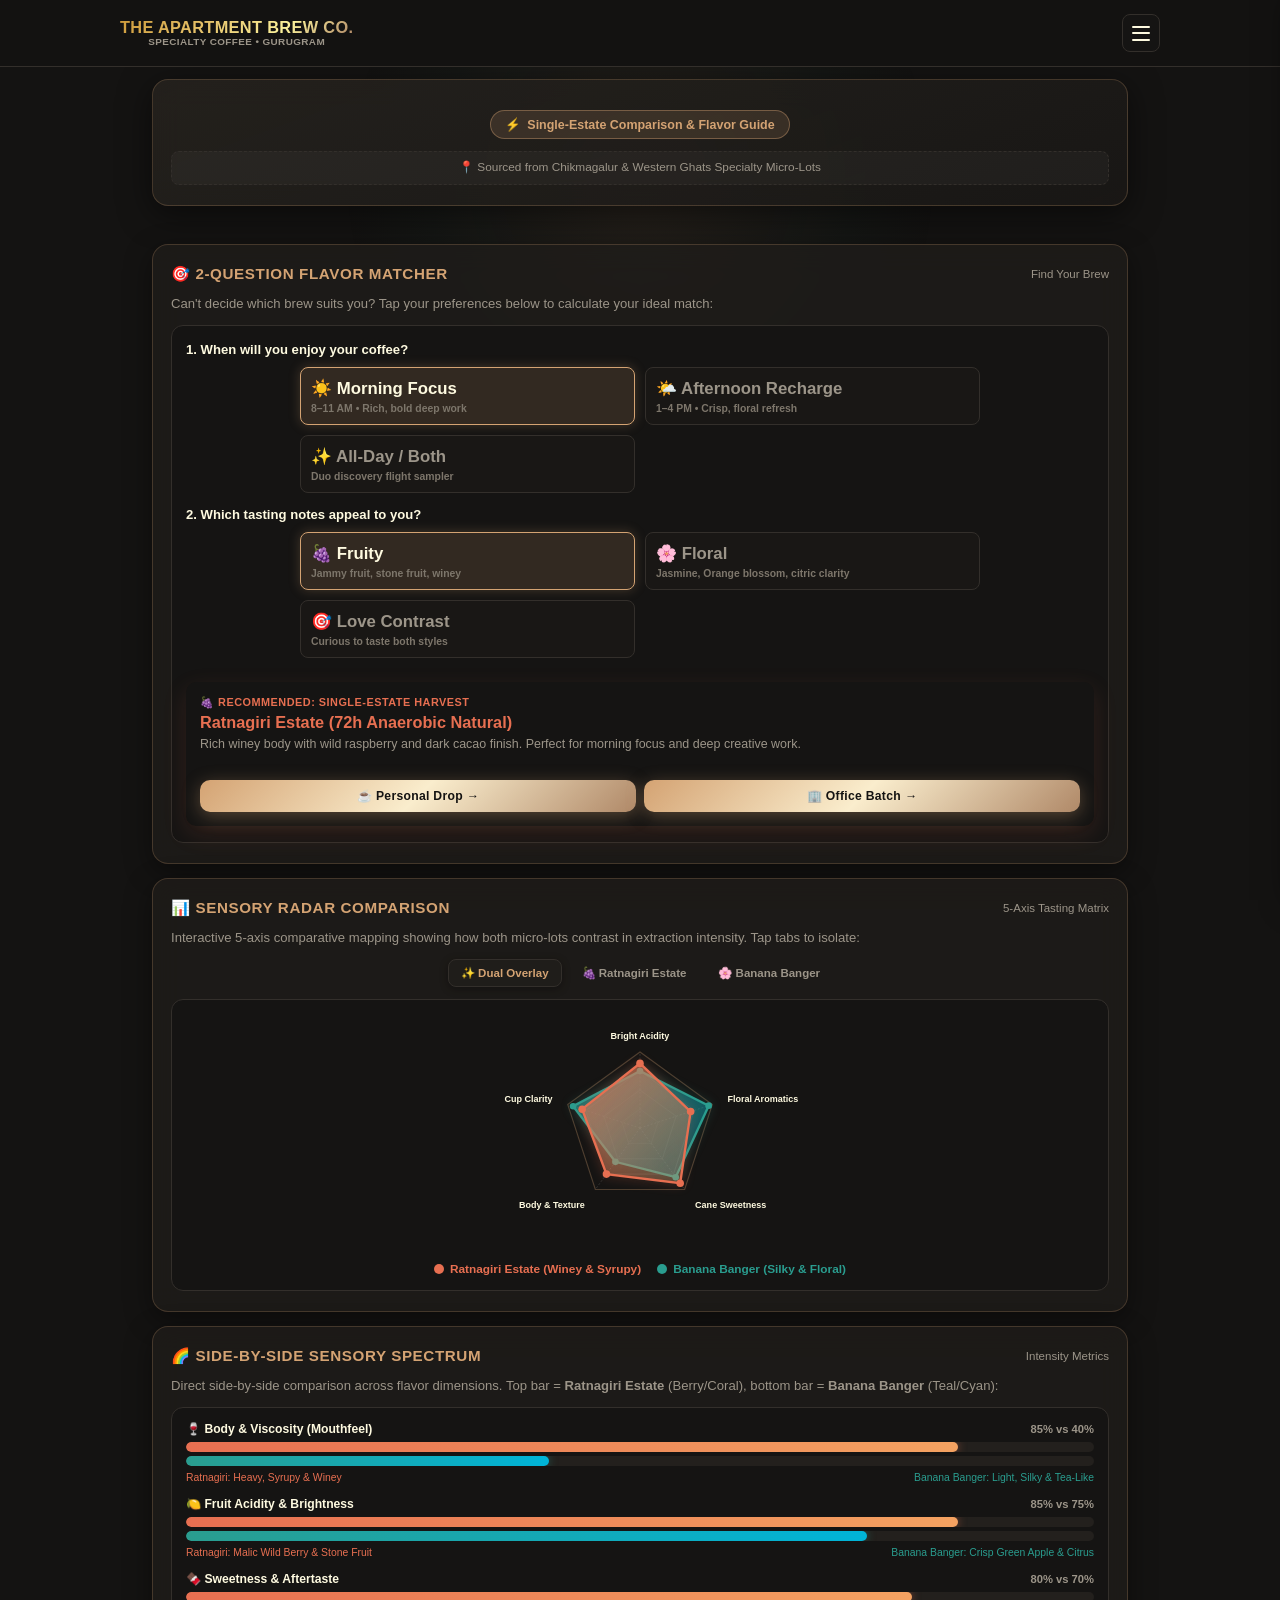
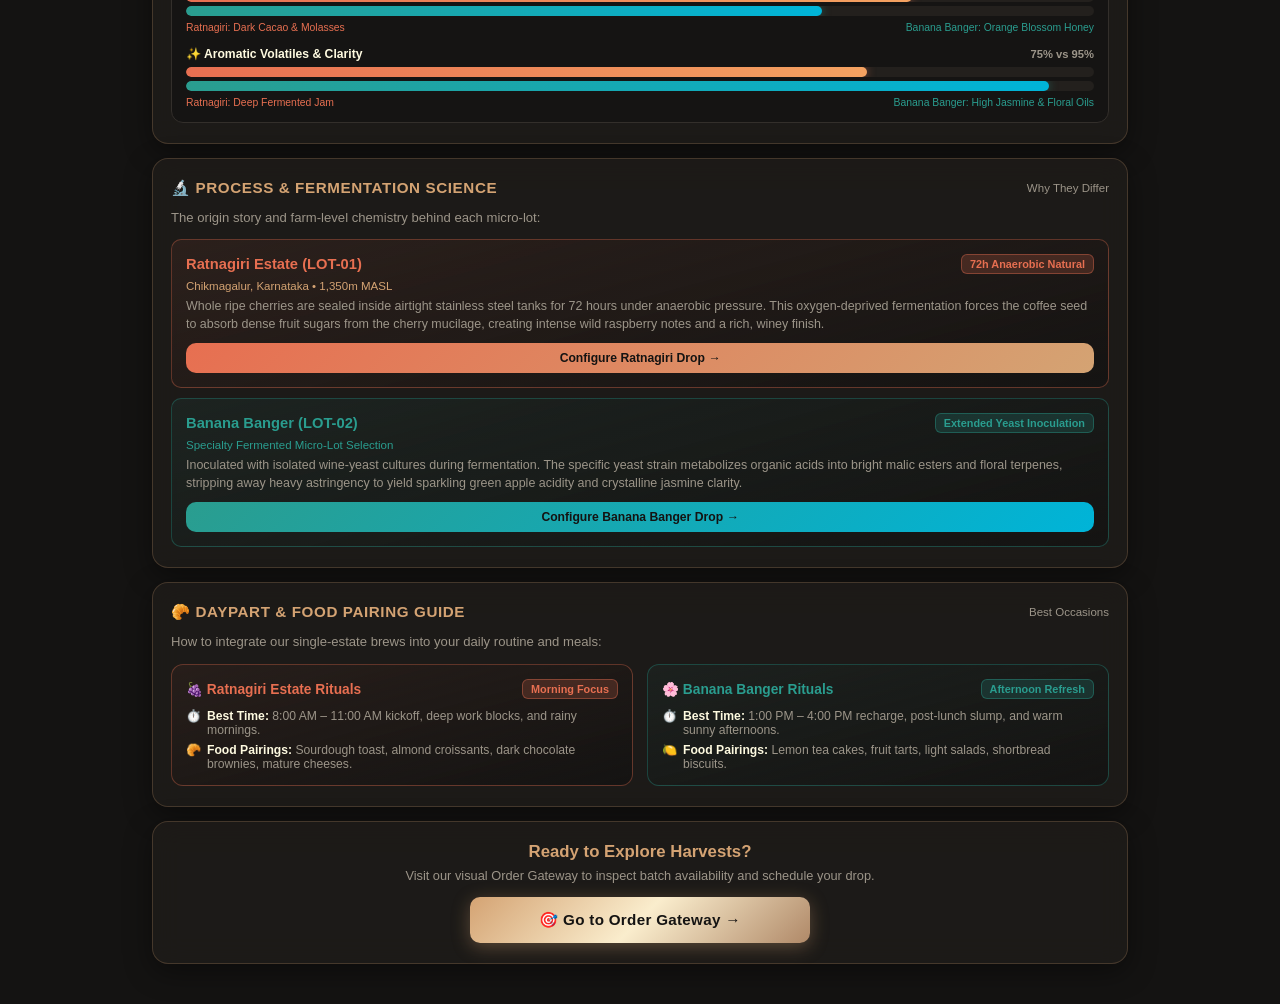
<file: menu.html>
<!DOCTYPE html>
<html lang="en">
<head>
  <meta charset="UTF-8" />
  <meta http-equiv="Content-Type" content="text/html; charset=UTF-8" />
  <meta name="viewport" content="width=device-width, initial-scale=1.0, maximum-scale=1.0" />
  <title>Harvest Comparison &amp; Sensory Menu | The Apartment Brew Co.</title>
  <link rel="stylesheet" href="style.css" />
</head>
<body data-page="MENU">
  <!-- Sticky Top Header &amp; Hamburger Navigation (Topmost Component) -->
  <header class="site-header-sticky">
    <div class="header-inner">
      <a href="/" class="nav-logo">
        <span class="logo-text">The Apartment Brew Co.</span>
        <span class="logo-sub">Specialty Coffee &bull; Gurugram</span>
      </a>
      <button type="button" class="nav-hamburger-btn" id="navHamburgerBtn" aria-label="Toggle navigation menu" onclick="toggleNavDrawer()">
<span class="hamburger-bar"></span><span class="hamburger-bar"></span><span class="hamburger-bar"></span>
      </button>
    </div>
  </header>
  
  <!-- Navigation Drawer Backdrop &amp; Overlay Menu -->
  <div class="nav-backdrop" id="navBackdrop" onclick="closeNavDrawer()"></div>
  <aside class="nav-drawer" id="navDrawer">
    <div class="drawer-header">
      <span class="drawer-title">Navigation Menu</span>
<button type="button" class="drawer-close-btn" onclick="closeNavDrawer()" aria-label="Close menu">&times;</button>
    </div>
    <nav class="drawer-nav">
      <a href="/" class="drawer-link" data-page-link="INDEX">Home</a>
      <a href="/orders" class="drawer-link" data-page-link="ORDERS">Order Now</a>
      <a href="/menu" class="drawer-link active" data-page-link="MENU">Harvests &amp; Sensory Menu</a>
      <a href="/guide" class="drawer-link" data-page-link="GUIDE">Freshness Guide</a>
      <a href="/about" class="drawer-link" data-page-link="ABOUT">Craft &amp; Philosophy</a>
      <a href="/events" class="drawer-link" data-page-link="EVENTS">Event Runs</a>
      <a href="/track" class="drawer-link" data-page-link="TRACK">Enquiry/Order Tracker</a>
    </nav>
    <div class="drawer-footer">
      <div class="drawer-footer-text">☕ Hand-Brewed Fresh to Order in Gurugram</div>
    </div>
  </aside>
  
  <div class="container">
    
    <!-- Branding Header -->
    <header class="header-card">
      <div class="drop-banner">
        <span>⚡</span> Single-Estate Comparison &amp; Flavor Guide
      </div>
      <div class="geo-badge" style="margin-top: 12px;">
        📍 Sourced from Chikmagalur &amp; Western Ghats Specialty Micro-Lots
      </div>
    </header>
    <main class="story-content">
      
<section class="section-card" style="margin-top: 14px;">
  <div class="section-title">
    <span>🎯 2-Question Flavor Matcher</span>
    <span class="section-subtitle">Find Your Brew</span>
  </div>
  <p style="font-size: 0.82rem; color: var(--text-muted); margin-bottom: 12px; line-height: 1.4;">
    Can't decide which brew suits you? Tap your preferences below to calculate your ideal match:
  </p>
 
  <div class="quiz-container">
    <!-- Question 1 -->
    <div>
      <div class="quiz-question-title">
        <span>1. When will you enjoy your coffee?</span>
      </div>
      <div class="quiz-options-grid">
        <button type="button" class="quiz-option-btn quiz-opt-q1 active" onclick="selectQuizAnswer(1, 'morning', this)">
          <span style="font-size: 1.05rem;">☀️ Morning Focus</span>
          <span style="font-size: 0.65rem; color: var(--text-dim);">8–11 AM • Rich, bold deep work</span>
        </button>
        <button type="button" class="quiz-option-btn quiz-opt-q1" onclick="selectQuizAnswer(1, 'afternoon', this)">
          <span style="font-size: 1.05rem;">🌤️ Afternoon Recharge</span>
          <span style="font-size: 0.65rem; color: var(--text-dim);">1–4 PM • Crisp, floral refresh</span>
        </button>
        <button type="button" class="quiz-option-btn quiz-opt-q1" onclick="selectQuizAnswer(1, 'mix', this)">
          <span style="font-size: 1.05rem;">✨ All-Day / Both</span>
          <span style="font-size: 0.65rem; color: var(--text-dim);">Duo discovery flight sampler</span>
        </button>
      </div>
    </div>
 
    <!-- Question 2 -->
    <div>
      <div class="quiz-question-title">
        <span>2. Which tasting notes appeal to you?</span>
      </div>
      <div class="quiz-options-grid">
        <button type="button" class="quiz-option-btn quiz-opt-q2 active" onclick="selectQuizAnswer(2, 'berry', this)">
          <span style="font-size: 1.05rem;">🍇 Fruity </span>
          <span style="font-size: 0.65rem; color: var(--text-dim);">Jammy fruit, stone fruit, winey</span>
        </button>
        <button type="button" class="quiz-option-btn quiz-opt-q2" onclick="selectQuizAnswer(2, 'floral', this)">
          <span style="font-size: 1.05rem;">🌸 Floral </span>
          <span style="font-size: 0.65rem; color: var(--text-dim);">Jasmine, Orange blossom, citric clarity</span>
        </button>
        <button type="button" class="quiz-option-btn quiz-opt-q2" onclick="selectQuizAnswer(2, 'mix', this)">
          <span style="font-size: 1.05rem;">🎯 Love Contrast</span>
          <span style="font-size: 0.65rem; color: var(--text-dim);">Curious to taste both styles</span>
        </button>
      </div>
    </div>
 
    <!-- Dynamic Result Box -->
    <div class="quiz-result-box result-ratnagiri" id="quizResultCard">
      <div id="quizResultBadge" style="font-size: 0.68rem; font-weight: 800; letter-spacing: 0.5px; text-transform: uppercase; color: var(--accent); margin-bottom: 4px;">
        🍇 RECOMMENDED: SINGLE-ESTATE HARVEST
      </div>
      <div id="quizResultTitle" style="font-size: 1.02rem; font-weight: 800; color: var(--text); margin-bottom: 4px;">
        Ratnagiri Estate (Anaerobic Naturals)
      </div>
      <p id="quizResultDesc" style="font-size: 0.78rem; color: var(--text-muted); line-height: 1.4; margin-bottom: 12px;">
        Rich, winey, syrupy body with explosive wild raspberry, stone fruit, and dark cacao notes. Tailored for morning focus and deep work.
      </p>
      <div style="display: flex; gap: 8px; flex-wrap: wrap;">
        <a href="/order?bean=LOT-01" id="quizBtnPersonal" class="btn btn-pay" style="flex: 1; padding: 9px 12px; font-size: 0.76rem; text-decoration: none; display: inline-flex; align-items: center; justify-content: center; gap: 4px;">
          <span>☕ Personal Drop &rarr;</span>
        </a>
        <a href="/office?bean=LOT-01" id="quizBtnCorporate" class="btn btn-pay" style="flex: 1; padding: 9px 12px; font-size: 0.76rem; text-decoration: none; display: inline-flex; align-items: center; justify-content: center; gap: 4px;">
          <span>🏢 Office Batch &rarr;</span>
        </a>
      </div>
    </div>
  </div>
</section>
 
<!-- MODULE 2: INTERACTIVE 5-AXIS SENSORY RADAR COMPARISON GRAPH -->
<section class="section-card" style="margin-top: 14px;">
  <div class="section-title">
    <span>📊 Sensory Radar Comparison</span>
    <span class="section-subtitle">5-Axis Tasting Matrix</span>
  </div>
  <p style="font-size: 0.82rem; color: var(--text-muted); margin-bottom: 12px; line-height: 1.4;">
    Interactive 5-axis comparative mapping showing how both micro-lots contrast in extraction intensity. Tap tabs to isolate:
  </p>
 
  <!-- Radar Filter Tabs -->
  <div style="display: flex; justify-content: center; gap: 8px; margin-bottom: 12px; flex-wrap: wrap;">
    <button type="button" class="mode-tab active" id="radarTabOverlay" style="padding: 6px 12px; font-size: 0.72rem;" onclick="setRadarFocus('OVERLAY')">✨ Dual Overlay</button>
    <button type="button" class="mode-tab" id="radarTabLot1" style="padding: 6px 12px; font-size: 0.72rem;" onclick="setRadarFocus('LOT-01')">🍇 Ratnagiri Estate</button>
    <button type="button" class="mode-tab" id="radarTabLot2" style="padding: 6px 12px; font-size: 0.72rem;" onclick="setRadarFocus('LOT-02')">🌸 Banana Banger</button>
  </div>
 
  <!-- Radar SVG Container -->
  <div style="background: var(--card-inner); border: 1px solid var(--card-border); border-radius: 12px; padding: 14px 10px; text-align: center;">
    <svg viewBox="0 0 400 250" style="width: 100%; max-width: 380px; height: auto; margin: 0 auto; display: block;" fill="none" xmlns="http://www.w3.org/2000/svg">
      <defs>
        <linearGradient id="ratnagiriRadarGrad" x1="0%" y1="0%" x2="100%" y2="100%">
          <stop offset="0%" stop-color="#e76f51" stop-opacity="0.65" />
          <stop offset="100%" stop-color="#d4a373" stop-opacity="0.25" />
        </linearGradient>
        <linearGradient id="bananaRadarGrad" x1="0%" y1="0%" x2="100%" y2="100%">
          <stop offset="0%" stop-color="#2a9d8f" stop-opacity="0.65" />
          <stop offset="100%" stop-color="#00b4d8" stop-opacity="0.25" />
        </linearGradient>
      </defs>
 
      <!-- Concentric Grid Polygons -->
      <polygon points="200,100 219.0,113.8 211.8,136.2 188.2,136.2 181.0,113.8" stroke="rgba(255,255,255,0.08)" stroke-width="1" fill="none" />
      <polygon points="200,80 238.0,107.6 223.5,152.4 176.5,152.4 162.0,107.6" stroke="rgba(255,255,255,0.1)" stroke-width="1" fill="none" />
      <polygon points="200,60 257.1,101.5 235.3,168.5 164.7,168.5 142.9,101.5" stroke="rgba(255,255,255,0.12)" stroke-width="1" fill="none" />
      <polygon points="200,40 276.1,95.3 247.0,184.7 153.0,184.7 123.9,95.3" stroke="rgba(212,163,115,0.3)" stroke-width="1.2" fill="none" />
 
      <!-- Axis Spokes -->
      <line x1="200" y1="120" x2="200" y2="40" stroke="rgba(255,255,255,0.14)" stroke-dasharray="2 2" />
      <line x1="200" y1="120" x2="276.1" y2="95.3" stroke="rgba(255,255,255,0.14)" stroke-dasharray="2 2" />
      <line x1="200" y1="120" x2="247.0" y2="184.7" stroke="rgba(255,255,255,0.14)" stroke-dasharray="2 2" />
      <line x1="200" y1="120" x2="153.0" y2="184.7" stroke="rgba(255,255,255,0.14)" stroke-dasharray="2 2" />
      <line x1="200" y1="120" x2="123.9" y2="95.3" stroke="rgba(255,255,255,0.14)" stroke-dasharray="2 2" />
 
      <!-- Lot 2: Banana Banger Radar Area -->
      <polygon id="radarPolyBanana" points="200,60 272.3,96.5 237.6,171.8 174.1,155.6 129.6,97.1" fill="url(#bananaRadarGrad)" stroke="#2a9d8f" stroke-width="2.5" style="transition: all 0.35s ease; filter: drop-shadow(0 0 6px rgba(42,157,143,0.4));" />
      <circle cx="200" cy="60" r="3.5" fill="#2a9d8f" />
      <circle cx="272.3" cy="96.5" r="3.5" fill="#2a9d8f" />
      <circle cx="237.6" cy="171.8" r="3.5" fill="#2a9d8f" />
      <circle cx="174.1" cy="155.6" r="3.5" fill="#2a9d8f" />
      <circle cx="129.6" cy="97.1" r="3.5" fill="#2a9d8f" />
 
      <!-- Lot 1: Ratnagiri Estate Radar Area -->
      <polygon id="radarPolyRatnagiri" points="200,52 253.3,102.7 242.3,178.2 164.7,168.5 139.1,100.2" fill="url(#ratnagiriRadarGrad)" stroke="#e76f51" stroke-width="2.5" style="transition: all 0.35s ease; filter: drop-shadow(0 0 6px rgba(231,111,81,0.4));" />
      <circle cx="200" cy="52" r="4" fill="#e76f51" />
      <circle cx="253.3" cy="102.7" r="4" fill="#e76f51" />
      <circle cx="242.3" cy="178.2" r="4" fill="#e76f51" />
      <circle cx="164.7" cy="168.5" r="4" fill="#e76f51" />
      <circle cx="139.1" cy="100.2" r="4" fill="#e76f51" />
 
      <!-- Axis Labels -->
      <text x="200" y="26" fill="#fefae0" font-size="9.5" font-weight="800" text-anchor="middle">Bright Acidity</text>
      <text x="292" y="93" fill="#fefae0" font-size="9.5" font-weight="800" text-anchor="start">Floral Aromatics</text>
      <text x="258" y="204" fill="#fefae0" font-size="9.5" font-weight="800" text-anchor="start">Cane Sweetness</text>
      <text x="142" y="204" fill="#fefae0" font-size="9.5" font-weight="800" text-anchor="end">Body &amp; Texture</text>
      <text x="108" y="93" fill="#fefae0" font-size="9.5" font-weight="800" text-anchor="end">Cup Clarity</text>
    </svg>
    
    <!-- Radar Legend -->
    <div style="display: flex; justify-content: center; gap: 16px; margin-top: 10px; font-size: 0.74rem;">
      <div style="display: flex; align-items: center; gap: 6px; color: #e76f51; font-weight: 700;">
        <span style="width: 10px; height: 10px; border-radius: 50%; background: #e76f51; display: inline-block;"></span>
        Ratnagiri Estate (Winey &amp; Syrupy)
      </div>
      <div style="display: flex; align-items: center; gap: 6px; color: #2a9d8f; font-weight: 700;">
        <span style="width: 10px; height: 10px; border-radius: 50%; background: #2a9d8f; display: inline-block;"></span>
        Banana Banger (Silky &amp; Floral)
      </div>
    </div>
  </div>
</section>
 
<!-- MODULE 3: COLORFUL SENSORY SPECTRUM &amp; INTENSITY GAUGE BARS -->
<section class="section-card" style="margin-top: 14px;">
  <div class="section-title">
    <span>🌈 Side-by-Side Sensory Spectrum</span>
    <span class="section-subtitle">Intensity Metrics</span>
  </div>
  <p style="font-size: 0.82rem; color: var(--text-muted); margin-bottom: 12px; line-height: 1.4;">
    Direct side-by-side comparison across flavor dimensions. Top bar = <strong>Ratnagiri Estate</strong> (Berry/Coral), bottom bar = <strong>Banana Banger</strong> (Teal/Cyan):
  </p>
 
  <div class="spectrum-comparison-card">
    <!-- Metric 1: Body &amp; Mouthfeel -->
    <div class="spectrum-bar-item">
      <div class="spectrum-header-row">
        <span>🍷 Body &amp; Viscosity (Mouthfeel)</span>
        <span style="font-size: 0.7rem; color: var(--text-muted);">85% vs 40%</span>
      </div>
      <div class="spectrum-double-track">
        <div class="bar-track-single">
          <div class="bar-fill-lot1" style="width: 85%;"></div>
        </div>
        <div class="bar-track-single">
          <div class="bar-fill-lot2" style="width: 40%;"></div>
        </div>
      </div>
      <div class="spectrum-metric-labels">
        <span style="color: #e76f51;">Ratnagiri: Heavy, Syrupy &amp; Winey</span>
        <span style="color: #2a9d8f;">Banana Banger: Light, Silky &amp; Tea-Like</span>
      </div>
    </div>
 
    <!-- Metric 2: Fruit Acidity -->
    <div class="spectrum-bar-item">
      <div class="spectrum-header-row">
        <span>🍋 Fruit Acidity &amp; Brightness</span>
        <span style="font-size: 0.7rem; color: var(--text-muted);">85% vs 75%</span>
      </div>
      <div class="spectrum-double-track">
        <div class="bar-track-single">
          <div class="bar-fill-lot1" style="width: 85%;"></div>
        </div>
        <div class="bar-track-single">
          <div class="bar-fill-lot2" style="width: 75%;"></div>
        </div>
      </div>
      <div class="spectrum-metric-labels">
        <span style="color: #e76f51;">Ratnagiri: Malic Wild Berry &amp; Stone Fruit</span>
        <span style="color: #2a9d8f;">Banana Banger: Crisp Green Apple &amp; Citrus</span>
      </div>
    </div>
 
    <!-- Metric 3: Sweetness &amp; Finish -->
    <div class="spectrum-bar-item">
      <div class="spectrum-header-row">
        <span>🍫 Sweetness &amp; Aftertaste</span>
        <span style="font-size: 0.7rem; color: var(--text-muted);">80% vs 70%</span>
      </div>
      <div class="spectrum-double-track">
        <div class="bar-track-single">
          <div class="bar-fill-lot1" style="width: 80%;"></div>
        </div>
        <div class="bar-track-single">
          <div class="bar-fill-lot2" style="width: 70%;"></div>
        </div>
      </div>
      <div class="spectrum-metric-labels">
        <span style="color: #e76f51;">Ratnagiri: Dark Cacao &amp; Molasses</span>
        <span style="color: #2a9d8f;">Banana Banger: Orange Blossom Honey</span>
      </div>
    </div>
 
    <!-- Metric 4: Aromatic Complexity -->
    <div class="spectrum-bar-item">
      <div class="spectrum-header-row">
        <span>✨ Aromatic Volatiles &amp; Clarity</span>
        <span style="font-size: 0.7rem; color: var(--text-muted);">75% vs 95%</span>
      </div>
      <div class="spectrum-double-track">
        <div class="bar-track-single">
          <div class="bar-fill-lot1" style="width: 75%;"></div>
        </div>
        <div class="bar-track-single">
          <div class="bar-fill-lot2" style="width: 95%;"></div>
        </div>
      </div>
      <div class="spectrum-metric-labels">
        <span style="color: #e76f51;">Ratnagiri: Deep Fermented Jam</span>
        <span style="color: #2a9d8f;">Banana Banger: High Jasmine &amp; Floral Oils</span>
      </div>
    </div>
  </div>
</section>
 
<!-- MODULE 4: PROCESS & FERMENTATION ANATOMY -->
<!-- MODULE 4: PROCESS & FERMENTATION ANATOMY -->
<section class="section-card" style="margin-top: 14px;">
  <div class="section-title">
    <span>🔬 Process &amp; Fermentation Science</span>
    <span class="section-subtitle">Why They Differ</span>
  </div>
  <p style="font-size: 0.82rem; color: var(--text-muted); margin-bottom: 12px; line-height: 1.4;">
    The origin story and farm-level chemistry behind each micro-lot:
  </p>
 
  <div style="display: flex; flex-direction: column; gap: 10px;">
    <!-- Ratnagiri Process Card -->
    <div style="background: linear-gradient(165deg, rgba(231,111,81,0.08) 0%, #151413 100%); border: 1px solid rgba(231,111,81,0.35); border-radius: 10px; padding: 14px;">
      <div style="display: flex; justify-content: space-between; align-items: center; margin-bottom: 6px;">
        <strong style="color: #e76f51; font-size: 0.92rem;">Ratnagiri Estate (LOT-01)</strong>
        <span class="pairing-badge-lot1">72h Anaerobic Natural</span>
      </div>
      <div style="font-size: 0.72rem; color: var(--accent); margin-bottom: 6px;">Chikmagalur, Karnataka • 1,350m MASL</div>
      <p style="font-size: 0.78rem; color: var(--text-muted); line-height: 1.4; margin: 0 0 10px;">
        Whole ripe cherries are sealed inside airtight stainless steel tanks for 72 hours under anaerobic pressure. This oxygen-deprived fermentation forces the coffee seed to absorb dense fruit sugars from the cherry mucilage, creating intense wild raspberry notes and a rich, winey finish.
      </p>
      <a href="/order?bean=LOT-01" class="btn" style="background: linear-gradient(135deg, #e76f51, #d4a373); color: #141312; font-weight: 800; font-size: 0.76rem; padding: 8px 12px; text-decoration: none; display: inline-flex; align-items: center; justify-content: center; width: 100%;">
        <span>Configure Ratnagiri Drop &rarr;</span>
      </a>
    </div>
 
    <!-- Banana Banger Process Card -->
    <div style="background: linear-gradient(165deg, rgba(42,157,143,0.08) 0%, #151413 100%); border: 1px solid rgba(42,157,143,0.35); border-radius: 10px; padding: 14px;">
      <div style="display: flex; justify-content: space-between; align-items: center; margin-bottom: 6px;">
        <strong style="color: #2a9d8f; font-size: 0.92rem;">Banana Banger (LOT-02)</strong>
        <span class="pairing-badge-lot2">Extended Yeast Inoculation</span>
      </div>
      <div style="font-size: 0.72rem; color: #2a9d8f; margin-bottom: 6px;">Specialty Fermented Micro-Lot Selection</div>
      <p style="font-size: 0.78rem; color: var(--text-muted); line-height: 1.4; margin: 0 0 10px;">
        Inoculated with isolated wine-yeast cultures during fermentation. The specific yeast strain metabolizes organic acids into bright malic esters and floral terpenes, stripping away heavy astringency to yield sparkling green apple acidity and crystalline jasmine clarity.
      </p>
      <a href="/order?bean=LOT-02" class="btn" style="background: linear-gradient(135deg, #2a9d8f, #00b4d8); color: #141312; font-weight: 800; font-size: 0.76rem; padding: 8px 12px; text-decoration: none; display: inline-flex; align-items: center; justify-content: center; width: 100%;">
        <span>Configure Banana Banger Drop &rarr;</span>
      </a>
    </div>
  </div>
</section>
<!-- MODULE 5: OCCASION & FOOD PAIRING MATRIX -->
<section class="section-card" style="margin-top: 14px;">
  <div class="section-title">
    <span>🥐 Daypart &amp; Food Pairing Guide</span>
    <span class="section-subtitle">Best Occasions</span>
  </div>
  <p style="font-size: 0.82rem; color: var(--text-muted); margin-bottom: 12px; line-height: 1.4;">
    How to integrate our single-estate brews into your daily routine and meals:
  </p>
 
  <div class="pairing-cards-grid">
    <!-- Pairing Card 1: Ratnagiri -->
    <div class="pairing-card card-ratnagiri">
      <div class="pairing-header">
        <span style="font-weight: 800; color: #e76f51; font-size: 0.86rem;">🍇 Ratnagiri Estate Rituals</span>
        <span class="pairing-badge-lot1">Morning Focus</span>
      </div>
      <div class="pairing-list">
        <div class="pairing-list-item">
          <span>⏱️</span>
          <span><strong>Best Time:</strong> 8:00 AM – 11:00 AM kickoff, deep work blocks, and rainy mornings.</span>
        </div>
        <div class="pairing-list-item">
          <span>🥐</span>
          <span><strong>Food Pairings:</strong> Sourdough toast, almond croissants, dark chocolate brownies, mature cheeses.</span>
        </div>
      </div>
    </div>
 
    <!-- Pairing Card 2: Banana Banger -->
    <div class="pairing-card card-banana">
      <div class="pairing-header">
        <span style="font-weight: 800; color: #2a9d8f; font-size: 0.86rem;">🌸 Banana Banger Rituals</span>
        <span class="pairing-badge-lot2">Afternoon Refresh</span>
      </div>
      <div class="pairing-list">
        <div class="pairing-list-item">
          <span>⏱️</span>
          <span><strong>Best Time:</strong> 1:00 PM – 4:00 PM recharge, post-lunch slump, and warm sunny afternoons.</span>
        </div>
        <div class="pairing-list-item">
          <span>🍋</span>
          <span><strong>Food Pairings:</strong> Lemon tea cakes, fruit tarts, light salads, shortbread biscuits.</span>
        </div>
      </div>
    </div>
  </div>
</section>
 
<!-- MODULE 7: BOTTOM GATEWAY CTA -->
<section class="section-card" style="margin-top: 14px; text-align: center;">
  <h3 style="font-size: 1.05rem; color: var(--accent); margin-bottom: 6px;">Ready to Explore Harvests?</h3>
  <p style="font-size: 0.8rem; color: var(--text-muted); margin-bottom: 14px;">Visit our visual Order Gateway to inspect batch availability and schedule your drop.</p>
  <a href="/orders" class="btn btn-pay" style="text-decoration: none; display: inline-flex; align-items: center; justify-content: center; gap: 8px; width: 100%; max-width: 340px; margin: 0 auto;">
    <span>🎯 Go to Order Gateway &rarr;</span>
  </a>
</section>
 
    </main>
  
  </div>
  
  <script src="app.js"></script>
</body>
</html>
</file>
<file: style.css>
/* ==================================================================== */
/* DUAL-STREAM ROTATING FLIP-CLOCK TICKER & CAPACITY COMPONENT          */
/* ==================================================================== */
.countdown-ticker-card {
  background: rgba(24, 22, 20, 0.96);
  border: 1.5px solid var(--card-border);
  border-radius: 12px;
  padding: 12px 14px;
  margin: 10px 0 14px;
  width: 100%;
  max-width: 100%;
  text-align: center;
  box-shadow: 0 4px 18px rgba(0, 0, 0, 0.5), inset 0 1px 0 rgba(255, 255, 255, 0.05);
  position: relative;
  box-sizing: border-box;
}

.stream-pill-toggle {
  display: inline-flex;
  background: rgba(0, 0, 0, 0.35);
  border: 1px solid var(--card-border);
  border-radius: 20px;
  padding: 2px;
  margin-bottom: 8px;
  gap: 2px;
}

.stream-pill {
  background: transparent;
  border: none;
  color: var(--text-muted);
  font-size: 0.65rem;
  font-weight: 700;
  padding: 4px 10px;
  border-radius: 16px;
  cursor: pointer;
  transition: all 0.25s ease;
}

.stream-pill.active {
  background: var(--card-inner);
  color: var(--accent);
  border: 1px solid rgba(212, 163, 115, 0.4);
  box-shadow: 0 2px 8px rgba(0, 0, 0, 0.4);
}

.countdown-ticker-header {
  display: flex;
  justify-content: space-between;
  align-items: center;
  font-size: 0.68rem;
  font-weight: 800;
  color: var(--accent);
  letter-spacing: 0.4px;
  text-transform: uppercase;
  margin-bottom: 6px;
  padding: 0 2px;
}

.countdown-live-badge {
  background: rgba(230, 57, 70, 0.15);
  border: 1px solid rgba(230, 57, 70, 0.4);
  color: #ff8fa3;
  font-size: 0.58rem;
  font-weight: 800;
  padding: 2px 6px;
  border-radius: 6px;
  letter-spacing: 0.5px;
}

.flip-clock-ticker {
  display: flex !important;
  align-items: center !important;
  justify-content: center !important;
  gap: 6px !important;
  margin: 6px auto !important;
  user-select: none !important;
}

.flip-unit {
  display: flex !important;
  flex-direction: column !important;
  align-items: center !important;
  gap: 3px !important;
}

.flip-card {
  background: linear-gradient(180deg, #2a2724 0%, #1a1816 49%, #0d0c0b 51%, #1c1a18 100%) !important;
  border: 1.5px solid rgba(212, 163, 115, 0.5) !important;
  border-radius: 7px !important;
  padding: 6px 8px !important;
  min-width: 44px !important;
  max-width: 50px !important;
  text-align: center !important;
  box-shadow: 0 4px 14px rgba(0, 0, 0, 0.65), inset 0 1px 0 rgba(255, 255, 255, 0.1) !important;
  position: relative !important;
  overflow: hidden !important;
}

.flip-card::after {
  content: '';
  position: absolute;
  top: 50%;
  left: 0;
  right: 0;
  height: 1px;
  background: #000;
  box-shadow: 0 1px 0 rgba(255, 255, 255, 0.08);
}

.flip-digit {
  font-family: 'Montserrat', 'Inter', -apple-system, sans-serif !important;
  font-size: 1.3rem !important;
  font-weight: 800 !important;
  color: #fcf29b !important;
  letter-spacing: 0.5px !important;
  display: block !important;
  font-variant-numeric: tabular-nums !important;
  line-height: 1 !important;
  text-shadow: 0 0 10px rgba(252, 242, 155, 0.35);
}

.flip-label {
  font-size: 0.56rem !important;
  font-weight: 800 !important;
  letter-spacing: 0.8px !important;
  color: var(--text-muted) !important;
  text-transform: uppercase !important;
}

.flip-colon {
  font-size: 1.25rem !important;
  font-weight: 900 !important;
  color: var(--accent) !important;
  margin-bottom: 12px !important;
  line-height: 1;
}

/* Pulsing Scarcity Capacity Bar */
.scarcity-fill.capacity-amber {
  background: linear-gradient(90deg, #f39c12 0%, #e76f51 100%) !important;
  box-shadow: 0 0 10px rgba(231, 111, 81, 0.6);
  animation: pulseCapacityAmber 1.8s infinite ease-in-out;
}

.scarcity-fill.capacity-red {
  background: linear-gradient(90deg, #e63946 0%, #d90429 100%) !important;
  box-shadow: 0 0 14px rgba(230, 57, 70, 0.8);
  animation: pulseCapacityRed 1.2s infinite ease-in-out;
}

@keyframes pulseCapacityAmber {
  0%, 100% { filter: brightness(1); box-shadow: 0 0 8px rgba(231, 111, 81, 0.4); }
  50% { filter: brightness(1.25); box-shadow: 0 0 18px rgba(231, 111, 81, 0.9); }
}

@keyframes pulseCapacityRed {
  0%, 100% { filter: brightness(1); box-shadow: 0 0 10px rgba(230, 57, 70, 0.5); }
  50% { filter: brightness(1.35); box-shadow: 0 0 22px rgba(230, 57, 70, 1); }
}

.scarcity-bar-container.pulsing-amber {
  border-color: rgba(231, 111, 81, 0.4);
}

.scarcity-bar-container.pulsing-red {
  border-color: rgba(230, 57, 70, 0.6);
}

/* ==================================================================== */
/* THE APARTMENT BREW CO. — COMPREHENSIVE DESIGN SYSTEM & STYLESHEET    */
/* ==================================================================== */
  
:root {
  --bg: #141312;
  --bg-elevated: #1a1816;
  --card-bg: #1f1d1a;
  --card-inner: #151413;
  --card-border: #332f2b;
  --card-border-glow: rgba(212, 163, 115, 0.3);
  --accent: #d4a373;
  --accent-hover: #b08968;
  --accent-light: rgba(212, 163, 115, 0.15);
  --accent-glow: rgba(212, 163, 115, 0.4);
  --text: #fefae0;
  --text-muted: #9c9589;
  --text-dim: #7d766b;
  --whatsapp: #25d366;
  --whatsapp-hover: #1ebc57;
  --success: #2d6a4f;
  --success-light: #95d5b2;
  --error: #e63946;
  --error-light: #ff8fa3;
  --info-blue: #90e0ef;
  --badge-bg: rgba(144, 224, 239, 0.1);
  --gradient-gold: linear-gradient(135deg, #d4a373 0%, #faedcd 50%, #b08968 100%);
  --gradient-glow: radial-gradient(circle at 50% 0%, rgba(212, 163, 115, 0.18) 0%, transparent 70%);
  --tabc-font-display: 'Montserrat', 'Inter', -apple-system, BlinkMacSystemFont, "Segoe UI", Roboto, sans-serif;
  --tabc-font-serif: 'Playfair Display', 'Cormorant Garamond', Georgia, serif;
  --tabc-font-sans: 'Inter', -apple-system, BlinkMacSystemFont, "Segoe UI", Roboto, sans-serif;
  --tabc-frosted-bg: rgba(31, 29, 26, 0.78);
  --tabc-frosted-card-inner: rgba(21, 20, 19, 0.85);
  --tabc-frosted-border: rgba(212, 163, 115, 0.22);
  --tabc-frosted-border-glow: rgba(212, 163, 115, 0.45);
  --tabc-glass-blur: blur(14px);
}
  
* {
  box-sizing: border-box;
  margin: 0;
  padding: 0;
  font-family: -apple-system, BlinkMacSystemFont, "Segoe UI", Roboto, Oxygen, Ubuntu, Cantarell, sans-serif;
  -webkit-tap-highlight-color: transparent;
}
  
body {
  background-color: var(--bg);
  color: var(--text);
  padding: 0 0 40px 0;
  display: flex;
  flex-direction: column;
  align-items: center;
  min-height: 100vh;
  width: 100%;
  overflow-x: hidden;
  position: relative;
}
  
/* Subtle Animated Ambient Background Orbs */
body::before {
  content: '';
  position: fixed;
  top: -120px;
  left: 50%;
  transform: translateX(-50%);
  width: 600px;
  height: 600px;
  background: radial-gradient(circle, rgba(212, 163, 115, 0.09) 0%, rgba(45, 106, 79, 0.04) 50%, transparent 70%);
  border-radius: 50%;
  pointer-events: none;
  z-index: 0;
  animation: ambientFloat 14s ease-in-out infinite alternate;
}
  
@keyframes ambientFloat {
  0% { transform: translateX(-50%) translateY(0) scale(1); opacity: 0.8; }
  50% { transform: translateX(-45%) translateY(40px) scale(1.1); opacity: 1; }
  100% { transform: translateX(-55%) translateY(-20px) scale(0.95); opacity: 0.85; }
}
  
.container {
  width: 100%;
  max-width: 540px;
  margin: 0 auto;
  padding: 0 16px;
  display: flex;
  flex-direction: column;
  gap: 16px;
  position: relative;
  z-index: 1;
}
  
/* ==================================================================== */
/* Sticky Top Header & Animated Hamburger Navigation                   */
/* ==================================================================== */
  
.site-header-sticky {
  position: sticky;
  top: 0;
  left: 0;
  right: 0;
  width: 100%;
  background: rgba(20, 19, 18, 0.94);
  backdrop-filter: blur(16px);
  -webkit-backdrop-filter: blur(16px);
  border-bottom: 1px solid var(--card-border);
  z-index: 1000;
  padding: 12px 18px;
  margin-bottom: 12px;
  display: block;
}
  
.header-inner {
  max-width: 540px;
  margin: 0 auto;
  display: flex;
  align-items: center;
  justify-content: space-between;
  width: 100%;
}
  
.nav-logo {
  text-decoration: none;
  display: flex;
  flex-direction: column;
}
  
.logo-text {
  font-size: 1.08rem;
  font-weight: 800;
  color: var(--accent);
  letter-spacing: 0.6px;
  text-transform: uppercase;
}
  
.logo-sub {
  font-size: 0.64rem;
  color: var(--text-muted);
  letter-spacing: 0.2px;
}
  
.nav-hamburger-btn {
  background: var(--card-inner);
  border: 1px solid var(--card-border);
  border-radius: 8px;
  width: 38px;
  height: 38px;
  display: flex;
  flex-direction: column;
  align-items: center;
  justify-content: center;
  gap: 4.5px;
  cursor: pointer;
  padding: 0;
  transition: all 0.2s ease;
}
  
.nav-hamburger-btn:hover {
  border-color: var(--accent);
  background: rgba(212, 163, 115, 0.12);
  transform: scale(1.04);
}
  
.hamburger-bar {
  width: 18px;
  height: 2px;
  background-color: var(--text);
  border-radius: 2px;
  transition: transform 0.3s ease, opacity 0.2s ease;
}
  
.nav-hamburger-btn.is-open .hamburger-bar:nth-child(1) {
  transform: translateY(6.5px) rotate(45deg);
}
  
.nav-hamburger-btn.is-open .hamburger-bar:nth-child(2) {
  opacity: 0;
}
  
.nav-hamburger-btn.is-open .hamburger-bar:nth-child(3) {
  transform: translateY(-6.5px) rotate(-45deg);
}

/* Navigation Brand Container */
.nav-logo {
  text-decoration: none;
  display: flex;
  align-items: center;
}

.nav-logo-brand {
  display: flex;
  align-items: center;
  gap: 10px;
}

/* Standalone Emblem Icon */
.nav-logo-icon {
  width: 38px;
  height: 38px;
  object-fit: contain;
  flex-shrink: 0;
  transition: transform 0.2s ease;
}

.nav-logo:hover .nav-logo-icon {
  transform: scale(1.05);
}

/* Titles Wrapper */
.nav-logo-titles {
  display: flex;
  flex-direction: column;
  justify-content: center;
}

/* Brand Wordmark (Primary Title) */
.logo-text {
  font-family: var(--tabc-font-display, 'Montserrat', sans-serif);
  font-size: 1.02rem;
  font-weight: 800;
  letter-spacing: 0.35px;
  text-transform: uppercase;
  line-height: 1.15;
  /* Brushed Gold Metallic Text Gradient */
  background: linear-gradient(135deg, #cd9a3a 0%, #e5c068 35%, #fcf29b 70%, #b08968 100%);
  -webkit-background-clip: text;
  background-clip: text;
  -webkit-text-fill-color: transparent;
}

/* Sub-Descriptor */
.logo-sub {
  font-family: var(--tabc-font-sans, 'Inter', -apple-system, sans-serif);
  font-size: 0.62rem;
  font-weight: 600;
  color: var(--text-muted, #9c9589);
  letter-spacing: 0.4px;
  text-transform: uppercase;
  line-height: 1.2;
}

  
/* Navigation Drawer & Backdrop */
.nav-backdrop {
  position: fixed;
  top: 0;
  left: 0;
  width: 100vw;
  height: 100vh;
  background: rgba(0, 0, 0, 0.7);
  backdrop-filter: blur(6px);
  -webkit-backdrop-filter: blur(6px);
  z-index: 1100;
  opacity: 0;
  visibility: hidden;
  transition: opacity 0.3s ease, visibility 0.3s ease;
}
  
.nav-backdrop.open {
  opacity: 1;
  visibility: visible;
}
  
.nav-drawer {
  position: fixed;
  top: 0;
  right: -320px;
  width: 300px;
  max-width: 85vw;
  height: 100vh;
  background: #191715;
  border-left: 1px solid var(--card-border);
  z-index: 1200;
  display: flex;
  flex-direction: column;
  justify-content: space-between;
  padding: 20px 16px;
  box-shadow: -6px 0 30px rgba(0, 0, 0, 0.75);
  transition: right 0.35s cubic-bezier(0.4, 0, 0.2, 1);
  overflow-y: auto;
}
  
.nav-drawer.open {
  right: 0;
}
  
.drawer-header {
  display: flex;
  align-items: center;
  justify-content: space-between;
  border-bottom: 1px solid var(--card-border);
  padding-bottom: 12px;
  margin-bottom: 14px;
}
  
.drawer-title {
  font-size: 0.86rem;
  font-weight: 800;
  color: var(--accent);
  text-transform: uppercase;
  letter-spacing: 0.6px;
}
  
.drawer-close-btn {
  background: transparent;
  border: none;
  color: var(--text-muted);
  font-size: 1.5rem;
  line-height: 1;
  cursor: pointer;
  padding: 0 4px;
  transition: color 0.2s ease;
}
  
.drawer-close-btn:hover {
  color: var(--text);
}
  
.drawer-nav {
  display: flex;
  flex-direction: column;
  gap: 8px;
  flex: 1;
}
  
.drawer-link {
  display: flex;
  align-items: center;
  gap: 10px;
  padding: 12px 14px;
  font-size: 0.86rem;
  font-weight: 600;
  color: #dfd8c8;
  text-decoration: none;
  background: var(--card-inner);
  border: 1px solid var(--card-border);
  border-radius: 8px;
  transition: all 0.2s ease;
}
  
.drawer-link:hover {
  border-color: var(--accent);
  color: var(--text);
  background: rgba(212, 163, 115, 0.08);
  transform: translateX(4px);
}
  
.drawer-link.active {
  background: rgba(212, 163, 115, 0.15);
  border-color: var(--accent);
  color: var(--accent);
  font-weight: 800;
  box-shadow: 0 2px 10px rgba(0, 0, 0, 0.3);
}
  
.drawer-footer {
  border-top: 1px solid var(--card-border);
  padding-top: 14px;
  margin-top: 14px;
  text-align: center;
}
  
.drawer-footer-text {
  font-size: 0.72rem;
  color: var(--text-muted);
  line-height: 1.35;
}
  
/* ==================================================================== */
/* Cards & Core Structure                                              */
/* ==================================================================== */
  
.header-card {
  background: linear-gradient(160deg, rgba(37, 34, 30, 0.9) 0%, rgba(26, 24, 22, 0.85) 100%);
  backdrop-filter: var(--tabc-glass-blur, blur(16px));
  -webkit-backdrop-filter: var(--tabc-glass-blur, blur(16px));
  border: 1px solid var(--tabc-frosted-border, var(--card-border));
  border-radius: 16px;
  padding: 20px 18px;
  text-align: center;
  box-shadow: 0 8px 32px rgba(0, 0, 0, 0.5);
  position: relative;
  overflow: hidden;
}
  
.section-card {
  background: var(--tabc-frosted-bg, var(--card-bg));
  backdrop-filter: var(--tabc-glass-blur, blur(14px));
  -webkit-backdrop-filter: var(--tabc-glass-blur, blur(14px));
  border: 1px solid var(--tabc-frosted-border, var(--card-border));
  border-radius: 16px;
  padding: 20px 18px;
  box-shadow: 0 8px 28px rgba(0, 0, 0, 0.4);
  position: relative;
}
  
.section-title {
  font-size: 0.95rem;
  font-weight: 800;
  color: var(--accent);
  margin-bottom: 12px;
  text-transform: uppercase;
  letter-spacing: 0.6px;
  display: flex;
  justify-content: space-between;
  align-items: center;
}
  
.section-subtitle {
  font-size: 0.72rem;
  color: var(--text-muted);
  font-weight: 500;
  text-transform: none;
  letter-spacing: 0;
}
  
/* ==================================================================== */
/* HERO SECTION: Streamlined Clean Design                               */
/* ==================================================================== */
  
.hero-visual-card {
  background: linear-gradient(175deg, rgba(40, 36, 31, 0.92) 0%, rgba(24, 22, 20, 0.88) 100%);
  backdrop-filter: var(--tabc-glass-blur, blur(16px));
  -webkit-backdrop-filter: var(--tabc-glass-blur, blur(16px));
  border: 1px solid var(--tabc-frosted-border-glow, rgba(212, 163, 115, 0.28));
  border-radius: 18px;
  padding: 24px 18px 20px;
  text-align: center;
  box-shadow: 0 10px 36px rgba(0, 0, 0, 0.55), inset 0 1px 0 rgba(255, 255, 255, 0.08);
  position: relative;
  overflow: hidden;
}
  
.hero-visual-card::after {
  content: '';
  position: absolute;
  top: 0;
  left: 0;
  right: 0;
  height: 1px;
  background: linear-gradient(90deg, transparent, var(--accent), transparent);
}
  
.hero-tag-badge {
  display: inline-flex;
  align-items: center;
  gap: 6px;
  background: rgba(212, 163, 115, 0.12);
  border: 1px solid rgba(212, 163, 115, 0.35);
  color: var(--accent);
  font-size: 0.74rem;
  font-weight: 800;
  padding: 5px 12px;
  border-radius: 20px;
  text-transform: uppercase;
  letter-spacing: 0.6px;
  margin-bottom: 14px;
}
  
.hero-main-title {
  font-size: 1.55rem;
  font-weight: 900;
  line-height: 1.25;
  color: var(--text);
  margin-bottom: 10px;
  letter-spacing: -0.2px;
}
  
.hero-gradient-text {
  background-clip: text;
  background: var(--gradient-gold);
  -webkit-background-clip: text;
  -webkit-text-fill-color: transparent;
  display: inline-block;
}
  
.hero-lead-text {
  font-size: 0.85rem;
  color: #dfd8c8;
  line-height: 1.5;
  max-width: 440px;
  margin: 0 auto 18px;
}
  
/* Dual Primary CTA Cluster */
.hero-cta-cluster {
  display: flex;
  flex-direction: column;
  gap: 10px;
  width: 100%;
  margin-top: 6px;
}
  
.btn-hero-primary {
  background: var(--gradient-gold);
  color: #141312;
  font-size: 0.96rem;
  font-weight: 800;
  padding: 14px 18px;
  border-radius: 12px;
  text-decoration: none;
  display: flex;
  align-items: center;
  justify-content: center;
  gap: 8px;
  box-shadow: 0 4px 20px rgba(212, 163, 115, 0.35);
  transition: all 0.25s ease;
  border: none;
  cursor: pointer;
}
  
.btn-hero-primary:hover {
  transform: translateY(-2px);
  box-shadow: 0 6px 26px rgba(212, 163, 115, 0.5);
  filter: brightness(1.05);
}
  
.btn-hero-secondary {
  background: rgba(255, 255, 255, 0.05);
  color: var(--text);
  border: 1px solid var(--card-border);
  font-size: 0.88rem;
  font-weight: 700;
  padding: 12px 18px;
  border-radius: 12px;
  text-decoration: none;
  display: flex;
  align-items: center;
  justify-content: center;
  gap: 8px;
  transition: all 0.2s ease;
}
  
.btn-hero-secondary:hover {
  border-color: var(--accent);
  background: rgba(212, 163, 115, 0.08);
  color: var(--accent);
  transform: translateY(-1px);
}
  
/* Value Highlights Grid */
.hero-stats-row {
  display: grid;
  grid-template-columns: repeat(4, 1fr);
  gap: 6px;
  margin-top: 16px;
  padding-top: 14px;
  border-top: 1px dashed rgba(255, 255, 255, 0.08);
}
  
.stat-box {
  display: flex;
  flex-direction: column;
  align-items: center;
  text-align: center;
  padding: 6px 2px;
}
  
.stat-icon {
  font-size: 1.15rem;
  margin-bottom: 2px;
}
  
.stat-label {
  font-size: 0.65rem;
  font-weight: 700;
  color: var(--text-muted);
  line-height: 1.25;
}

/* ==================================================================== */
/* SENSORY EXTRACTION BOLD REDESIGN STYLES                              */
/* ==================================================================== */
.sensory-legend-bar {
  display: flex;
  justify-content: space-between;
  background: var(--card-inner);
  border: 1px solid var(--card-border);
  border-radius: 10px;
  padding: 10px 14px;
  margin-bottom: 14px;
  flex-wrap: wrap;
  gap: 8px;
}
.chart-legend-item {
  display: flex;
  align-items: center;
  gap: 6px;
  font-size: 0.72rem;
  color: var(--text-muted);
  font-weight: 600;
}

.legend-dot {
  width: 8px;
  height: 8px;
  border-radius: 50%;
}

.legend-dot.dot-flash {
  background: var(--accent);
  box-shadow: 0 0 6px var(--accent);
}

.legend-dot.dot-cold {
  background: #55504a;
}

.sensory-grid-cards {
  display: grid;
  grid-template-columns: 1fr 1fr;
  gap: 12px;
}

@media (max-width: 460px) {
  .sensory-grid-cards {
    grid-template-columns: 1fr;
  }
}

.sensory-stat-card {
  background: var(--card-inner);
  border: 1.5px solid var(--card-border);
  border-radius: 14px;
  padding: 16px 14px;
  display: flex;
  flex-direction: column;
  gap: 8px;
  position: relative;
  overflow: hidden;
  transition: all 0.25s ease;
}

.sensory-stat-card:hover {
  transform: translateY(-2px);
  box-shadow: 0 6px 20px rgba(0, 0, 0, 0.4);
}

.sensory-stat-card.card-aroma {
  border-color: rgba(246, 145, 179, 0.25);
  background: linear-gradient(170deg, rgba(246, 145, 179, 0.06) 0%, rgba(31, 29, 26, 0.95) 100%);
}
.sensory-stat-card.card-aroma:hover {
  border-color: #f691b3;
  box-shadow: 0 4px 20px rgba(246, 145, 179, 0.15);
}

.sensory-stat-card.card-acidity {
  border-color: rgba(244, 162, 97, 0.25);
  background: linear-gradient(170deg, rgba(244, 162, 97, 0.06) 0%, rgba(31, 29, 26, 0.95) 100%);
}
.sensory-stat-card.card-acidity:hover {
  border-color: #f4a261;
  box-shadow: 0 4px 20px rgba(244, 162, 97, 0.15);
}

.sensory-stat-card.card-sweetness {
  border-color: rgba(212, 163, 115, 0.25);
  background: linear-gradient(170deg, rgba(212, 163, 115, 0.06) 0%, rgba(31, 29, 26, 0.95) 100%);
}
.sensory-stat-card.card-sweetness:hover {
  border-color: #d4a373;
  box-shadow: 0 4px 20px rgba(212, 163, 115, 0.15);
}

.sensory-stat-card.card-clarity {
  border-color: rgba(144, 224, 239, 0.25);
  background: linear-gradient(170deg, rgba(144, 224, 239, 0.06) 0%, rgba(31, 29, 26, 0.95) 100%);
}
.sensory-stat-card.card-clarity:hover {
  border-color: #90e0ef;
  box-shadow: 0 4px 20px rgba(144, 224, 239, 0.15);
}

.stat-card-top {
  display: flex;
  justify-content: space-between;
  align-items: center;
}

.stat-icon-badge {
  font-size: 1.25rem;
  width: 34px;
  height: 34px;
  border-radius: 10px;
  background: rgba(255, 255, 255, 0.05);
  display: flex;
  align-items: center;
  justify-content: center;
  border: 1px solid rgba(255, 255, 255, 0.08);
}

.stat-huge-multiplier {
  font-size: 1.85rem;
  font-weight: 900;
  letter-spacing: -0.5px;
  line-height: 1;
}

.text-gradient-berry {
  background-clip: text;
  background: linear-gradient(135deg, #ff8fa3 0%, #f691b3 50%, #c97bb7 100%);
  -webkit-background-clip: text;
  -webkit-text-fill-color: transparent;
  filter: drop-shadow(0 0 8px rgba(246, 145, 179, 0.35));
}

.text-gradient-citrus {
  background-clip: text;
  background: linear-gradient(135deg, #ffd166 0%, #f4a261 60%, #e76f51 100%);
  -webkit-background-clip: text;
  -webkit-text-fill-color: transparent;
  filter: drop-shadow(0 0 8px rgba(244, 162, 97, 0.35));
}

.text-gradient-amber {
  background-clip: text;
  background: linear-gradient(135deg, #faedcd 0%, #d4a373 50%, #b08968 100%);
  -webkit-background-clip: text;
  -webkit-text-fill-color: transparent;
  filter: drop-shadow(0 0 8px rgba(212, 163, 115, 0.35));
}

.text-gradient-cyan {
  background-clip: text;
  background: linear-gradient(135deg, #caf0f8 0%, #90e0ef 50%, #00b4d8 100%);
  -webkit-background-clip: text;
  -webkit-text-fill-color: transparent;
  filter: drop-shadow(0 0 8px rgba(144, 224, 239, 0.35));
}

.stat-card-label {
  font-size: 0.86rem;
  font-weight: 800;
  color: var(--text);
  margin-top: 2px;
  line-height: 1.25;
}

.stat-card-desc {
  font-size: 0.7rem;
  color: var(--text-muted);
  line-height: 1.35;
  margin-bottom: 4px;
}

.stat-mini-bar-track {
  height: 12px;
  background: #141312;
  border: 1px solid rgba(255, 255, 255, 0.06);
  border-radius: 6px;
  overflow: hidden;
  display: flex;
  flex-direction: column;
  justify-content: center;
  padding: 0 2px;
}

.stat-bar-flash {
  height: 4px;
  border-radius: 2px;
  margin-bottom: 2px;
}

.bg-gradient-berry { background: linear-gradient(90deg, #ff8fa3, #f691b3); box-shadow: 0 0 6px rgba(246, 145, 179, 0.5); }
.bg-gradient-citrus { background: linear-gradient(90deg, #ffd166, #e76f51); box-shadow: 0 0 6px rgba(244, 162, 97, 0.5); }
.bg-gradient-amber { background: linear-gradient(90deg, #faedcd, #d4a373); box-shadow: 0 0 6px rgba(212, 163, 115, 0.5); }
.bg-gradient-cyan { background: linear-gradient(90deg, #caf0f8, #00b4d8); box-shadow: 0 0 6px rgba(144, 224, 239, 0.5); }

.stat-bar-cold {
  height: 3px;
  background: #44403c;
  border-radius: 2px;
}

.stat-comparison-note {
  display: flex;
  justify-content: space-between;
  font-size: 0.64rem;
  margin-top: 2px;
}

.note-flash {
  font-weight: 700;
  color: var(--text);
}

.note-cold {
  color: #7d766b;
}
/* ==================================================================== */
/* 48-HOUR FRESHNESS CURVE & TIMELINE STYLES                           */
/* ==================================================================== */

.freshness-graph-wrapper {
  background: var(--card-inner);
  border: 1px solid var(--card-border);
  border-radius: 12px;
  padding: 12px 8px;
  margin-bottom: 12px;
  overflow: hidden;
}

.freshness-curve-svg {
  width: 100%;
  height: auto;
  display: block;
}

.timeline-summary-grid {
  display: grid;
  grid-template-columns: repeat(3, 1fr);
  gap: 8px;
}

@media (max-width: 460px) {
  .timeline-summary-grid {
    grid-template-columns: 1fr;
  }
}

.timeline-point-card {
  background: var(--card-inner);
  border: 1px solid var(--card-border);
  border-radius: 10px;
  padding: 10px 12px;
  display: flex;
  flex-direction: column;
  gap: 4px;
}

.tp-time {
  font-size: 0.68rem;
  font-weight: 800;
  color: var(--accent);
  text-transform: uppercase;
}

.tp-title {
  font-size: 0.78rem;
  font-weight: 700;
  color: var(--text);
}

.tp-desc {
  font-size: 0.68rem;
  color: var(--text-muted);
  line-height: 1.35;
}
  
/* ==================================================================== */
/* INTERACTIVE CRAFT BREW VISUALIZER (3-STEP EXTRACTION FLOW)           */
/* ==================================================================== */
  
.craft-flow-grid {
  display: grid;
  grid-template-columns: 1fr;
  gap: 10px;
  margin-top: 12px;
}
  
.craft-flow-step {
  background: var(--card-inner);
  border: 1px solid var(--card-border);
  border-radius: 12px;
  padding: 14px;
  display: flex;
  flex-direction: column;
  gap: 8px;
  transition: all 0.25s ease;
  position: relative;
  overflow: hidden;
}
  
.craft-flow-step:hover {
  border-color: var(--accent);
  transform: translateY(-2px);
  background: rgba(212, 163, 115, 0.04);
}
  
.flow-step-header {
  display: flex;
  align-items: center;
  gap: 8px;
}
  
.flow-step-num {
  width: 26px;
  height: 26px;
  border-radius: 50%;
  background: rgba(212, 163, 115, 0.15);
  color: var(--accent);
  font-size: 0.76rem;
  font-weight: 800;
  display: flex;
  align-items: center;
  justify-content: center;
  border: 1px solid var(--accent);
}
  
.flow-step-title {
  font-size: 0.84rem;
  font-weight: 800;
  color: var(--text);
}
  
.flow-step-desc {
  font-size: 0.76rem;
  color: var(--text-muted);
  line-height: 1.4;
}
  
.flow-step-tag {
  font-size: 0.66rem;
  color: var(--accent);
  font-weight: 700;
  display: inline-flex;
  align-items: center;
  gap: 4px;
  margin-top: auto;
}
  
/* ==================================================================== */
/* ==================================================================== */
/* ==================================================================== */
/* VISUAL ACTIVE HARVESTS CARDS & EXPANDABLE ACCORDION SYSTEM          */
/* ==================================================================== */
.harvest-preview-card {
  background: var(--card-inner);
  border: 1.5px solid var(--card-border);
  border-radius: 14px;
  padding: 16px;
  display: flex;
  flex-direction: column;
  gap: 0;
  transition: all 0.25s ease;
  text-decoration: none;
  color: inherit;
  margin-top: 10px;
  cursor: pointer;
  position: relative;
}

.harvest-preview-card:hover {
  border-color: var(--accent);
  transform: translateY(-2px);
  box-shadow: 0 4px 18px rgba(0, 0, 0, 0.35);
  background: rgba(212, 163, 115, 0.04);
}

.harvest-preview-card.active {
  border-color: var(--accent);
  background: rgba(212, 163, 115, 0.08);
  box-shadow: 0 4px 20px rgba(212, 163, 115, 0.2);
}

.harvest-card-top {
  display: flex;
  justify-content: space-between;
  align-items: flex-start;
  gap: 12px;
}

.harvest-info-wrap {
  display: flex;
  flex-direction: column;
  gap: 2px;
  flex: 1;
}

.harvest-title {
  font-size: 1.05rem;
  font-weight: 900;
  color: var(--text);
  letter-spacing: 0.3px;
}

.harvest-origin {
  font-size: 0.7rem;
  color: var(--accent);
  font-weight: 700;
  margin-top: 1px;
}

.harvest-notes {
  font-size: 0.74rem;
  color: var(--text-muted);
  line-height: 1.35;
  margin-top: 4px;
}

.harvest-top-right {
  display: flex;
  flex-direction: column;
  align-items: flex-end;
  gap: 8px;
}

.harvest-tag {
  font-size: 0.68rem;
  font-weight: 700;
  background: rgba(212, 163, 115, 0.15);
  color: var(--accent);
  border: 1px solid var(--accent);
  padding: 3px 8px;
  border-radius: 12px;
  white-space: nowrap;
}

.harvest-tag.tag-ratnagiri {
  background: rgba(231, 111, 81, 0.15);
  border-color: #e76f51;
  color: #e76f51;
}

.harvest-tag.tag-banana {
  background: rgba(42, 157, 143, 0.15);
  border-color: #2a9d8f;
  color: #2a9d8f;
}

.harvest-tag.tag-mix {
  background: rgba(212, 163, 115, 0.15);
  border-color: var(--accent);
  color: var(--accent);
}

.harvest-radio-dot {
  width: 18px;
  height: 18px;
  border-radius: 50%;
  border: 2px solid var(--card-border);
  background: #141312;
  position: relative;
  transition: all 0.2s ease;
}

.harvest-preview-card.active .harvest-radio-dot {
  border-color: var(--accent);
  background: var(--accent);
  box-shadow: 0 0 8px rgba(212, 163, 115, 0.6);
}

.harvest-preview-card.active .harvest-radio-dot::after {
  content: '';
  position: absolute;
  top: 4px;
  left: 4px;
  width: 6px;
  height: 6px;
  border-radius: 50%;
  background: #141312;
}

/* Accordion Expansion */
.harvest-expanded-content {
  display: none;
  margin-top: 14px;
  padding-top: 12px;
  border-top: 1px dashed rgba(255, 255, 255, 0.08);
  animation: fadeIn 0.3s ease;
}

.harvest-preview-card.active .harvest-expanded-content {
  display: block;
}

/* Mix & Match Split Details */
.mix-split-box {
  background: var(--card-inner);
  border: 1px solid rgba(212, 163, 115, 0.25);
  border-radius: 10px;
  padding: 12px;
}

.mix-split-desc {
  font-size: 0.78rem;
  color: #dfd8c8;
  line-height: 1.4;
}

.mix-badges-row {
  display: flex;
  flex-wrap: wrap;
  gap: 6px;
  margin-top: 10px;
}

.mix-badge {
  font-size: 0.68rem;
  font-weight: 600;
  color: var(--accent);
  background: rgba(212, 163, 115, 0.12);
  border: 1px solid rgba(212, 163, 115, 0.3);
  padding: 3px 8px;
  border-radius: 6px;
}
  
/* ==================================================================== */
/* VISUAL COMPARISON CARDS                                              */
/* ==================================================================== */
  
.comparison-cards-grid {
  display: grid;
  grid-template-columns: 1fr;
  gap: 12px;
  margin-top: 12px;
}
  
.comp-card {
  background: var(--card-inner);
  border: 1px solid var(--card-border);
  border-radius: 14px;
  padding: 16px;
  display: flex;
  flex-direction: column;
  gap: 8px;
}
  
.comp-card.highlighted-comp {
  border: 1.5px solid var(--accent);
  background: rgba(212, 163, 115, 0.06);
  box-shadow: 0 0 20px rgba(212, 163, 115, 0.15);
  position: relative;
}
  
.comp-badge-top {
  position: absolute;
  top: -10px;
  right: 14px;
  background: var(--accent);
  color: #141312;
  font-size: 0.65rem;
  font-weight: 800;
  padding: 3px 8px;
  border-radius: 10px;
  text-transform: uppercase;
}
  
.comp-card-header {
  font-size: 0.92rem;
  font-weight: 800;
  color: var(--text);
  display: flex;
  align-items: center;
  gap: 6px;
}
  
.comp-points-list {
  display: flex;
  flex-direction: column;
  gap: 6px;
  margin-top: 4px;
}
  
.comp-point-item {
  display: flex;
  align-items: flex-start;
  gap: 8px;
  font-size: 0.78rem;
  color: var(--text-muted);
  line-height: 1.35;
}
  
.comp-point-item.positive {
  color: #fefae0;
}
  
.comp-point-item.positive span.icon {
  color: var(--success-light);
  font-weight: 800;
}
  
.comp-point-item.negative span.icon {
  color: var(--error-light);
}
  
/* ==================================================================== */
/* COMMUNITY REVIEWS / SOCIAL PROOF                                     */
/* ==================================================================== */
  
.review-grid {
  display: grid;
  grid-template-columns: 1fr;
  gap: 10px;
  margin-top: 12px;
}
  
.review-card {
  background: var(--card-inner);
  border: 1px solid var(--card-border);
  border-radius: 12px;
  padding: 14px;
  display: flex;
  flex-direction: column;
  gap: 6px;
}
  
.review-stars {
  color: #f4a261;
  font-size: 0.8rem;
  letter-spacing: 1px;
}
  
.review-quote {
  font-size: 0.8rem;
  color: #dfd8c8;
  line-height: 1.45;
  font-style: italic;
}
  
.review-author {
  font-size: 0.72rem;
  color: var(--text-muted);
  display: flex;
  justify-content: space-between;
  margin-top: 4px;
}
  
.review-author strong {
  color: var(--accent);
}
  
/* Live Drop & Scarcity Elements */
.drop-banner {
  display: inline-flex;
  align-items: center;
  gap: 6px;
  background: var(--accent-light);
  border: 1px solid rgba(212, 163, 115, 0.4);
  color: var(--accent);
  font-size: 0.78rem;
  padding: 6px 14px;
  border-radius: 20px;
  margin-top: 10px;
  font-weight: 700;
}
  
.countdown-timer {
  display: block;
  font-size: 0.76rem;
  color: var(--info-blue);
  margin-top: 6px;
  font-weight: 600;
}
  
.scarcity-bar-container {
  margin-top: 12px;
  background: rgba(255,255,255,0.04);
  border: 1px solid var(--card-border);
  border-radius: 10px;
  padding: 10px 14px;
  text-align: left;
}
  
.scarcity-label {
  font-size: 0.74rem;
  color: var(--text-muted);
  display: flex;
  justify-content: space-between;
  margin-bottom: 6px;
  font-weight: 600;
}
  
.scarcity-progress-track {
  height: 6px;
  background: #2a2724;
  border-radius: 3px;
  overflow: hidden;
}
  
.scarcity-progress-fill {
  height: 100%;
  width: 100%;
  background: linear-gradient(90deg, var(--accent), #e76f51);
  transform-origin: left;
  will-change: transform;
  transform: scaleX(0);
  border-radius: 3px;
  transition: transform 0.4s ease;
}
  
.geo-badge {
  display: block;
  background: rgba(255, 255, 255, 0.03);
  border: 1px dashed var(--card-border);
  color: var(--text-muted);
  font-size: 0.74rem;
  padding: 8px 12px;
  border-radius: 8px;
  margin-top: 10px;
  line-height: 1.35;
}
  
.craft-badge {
  display: inline-flex;
  align-items: center;
  justify-content: center;
  gap: 6px;
  background: rgba(212, 163, 115, 0.12);
  border: 1px solid rgba(212, 163, 115, 0.35);
  color: var(--accent);
  font-size: 0.74rem;
  font-weight: 600;
  padding: 6px 12px;
  border-radius: 20px;
  margin-top: 10px;
  text-align: center;
  line-height: 1.35;
}
  
/* ==================================================================== */
/* STREAMLINED ORDERING & SERVICES HUB STYLES                          */
/* ==================================================================== */

.streamlined-hub-grid {
  display: grid;
  grid-template-columns: repeat(auto-fit, minmax(220px, 1fr));
  gap: 10px;
  margin-bottom: 12px;
}

@media (max-width: 460px) {
  .streamlined-hub-grid {
    grid-template-columns: 1fr;
  }
}

.streamlined-hub-card {
  background: var(--card-inner);
  border: 1.5px solid var(--card-border);
  border-radius: 12px;
  padding: 14px;
  text-decoration: none;
  color: inherit;
  display: flex;
  flex-direction: column;
  justify-content: space-between;
  gap: 10px;
  transition: all 0.25s ease;
}

.streamlined-hub-card:hover {
  border-color: var(--accent);
  background: rgba(212, 163, 115, 0.06);
  transform: translateY(-2px);
}

.sh-card-header {
  display: flex;
  align-items: center;
  gap: 8px;
}

.sh-icon {
  font-size: 1.1rem;
}

.sh-title {
  font-size: 0.84rem;
  font-weight: 800;
  color: var(--text);
}

.sh-desc {
  font-size: 0.72rem;
  color: var(--text-muted);
  line-height: 1.35;
}

.sh-cta {
  font-size: 0.76rem;
  font-weight: 800;
  color: var(--accent);
  display: inline-flex;
  align-items: center;
  gap: 4px;
  margin-top: auto;
}

.streamlined-sub-links {
  display: flex;
  flex-direction: column;
  gap: 8px;
  margin-top: 4px;
}

.sub-link-pill {
  background: rgba(255, 255, 255, 0.03);
  border: 1px dashed var(--card-border);
  border-radius: 8px;
  padding: 10px 14px;
  color: var(--text-muted);
  font-size: 0.76rem;
  font-weight: 600;
  text-decoration: none;
  text-align: center;
  transition: all 0.2s ease;
}

.sub-link-pill:hover {
  border-color: var(--accent);
  color: var(--accent);
  background: rgba(212, 163, 115, 0.06);
}

/* ==================================================================== */
/* WIZARD, LOTS, PACKS & FORMS STYLES (Retained for other pages)        */
/* ==================================================================== */
  
.wizard-progress-bar {
  display: flex;
  align-items: center;
  justify-content: space-between;
  background: var(--card-inner);
  border: 1px solid var(--card-border);
  border-radius: 12px;
  padding: 10px 6px;
  width: 100%;
  box-sizing: border-box;
  margin-bottom: 16px;
}
  
.wizard-step-node {
  display: flex;
  flex-direction: column;
  align-items: center;
  gap: 4px;
  cursor: pointer;
  z-index: 2;
  flex: 1 1 0;
  text-align: center;
}
  
.node-circle {
  width: 22px;
  height: 22px;
  min-width: 22px;
  border-radius: 50%;
  background: #2a2724;
  color: var(--text-muted);
  border: 2px solid var(--card-border);
  display: flex;
  align-items: center;
  justify-content: center;
  font-size: 0.7rem;
  font-weight: 800;
  transition: all 0.3s ease;
}
  
.node-label {
  font-size: 0.62rem;
  font-weight: 600;
  color: var(--text-muted);
  text-transform: uppercase;
  letter-spacing: 0.3px;
  transition: color 0.3s ease;
  white-space: nowrap;
}
  
.wizard-node-line {
  flex: 0.5 1 0;
  min-width: 4px;
  height: 2px;
  background: #2a2724;
  margin: 0 2px 14px;
  transition: background 0.3s ease;
}
  
/* ==================================================================== */
/* HARDWARE-ACCELERATED WIZARD SLIDE TRANSITIONS                        */
/* ==================================================================== */
.wizard-slider-viewport {
  width: 100%;
  overflow: hidden;
  position: relative;
  box-sizing: border-box;
}

.wizard-slider-track {
  display: flex;
  flex-direction: row;
  width: 300%;
  transform: translateX(0%);
  transition: transform 0.35s cubic-bezier(0.16, 1, 0.3, 1);
  will-change: transform;
  align-items: flex-start;
}

.wizard-slider-track .wizard-step-panel {
  flex: 0 0 33.333333%;
  width: 33.333333%;
  max-width: 33.333333%;
  box-sizing: border-box;
  margin: 0;
  transition: opacity 0.25s ease;
}

.wizard-step-panel {
  width: 100%;
  max-width: 100%;
}

.wizard-step-node.node-active .node-circle {
  background: var(--accent);
  color: #141312;
  border-color: #ffffff;
  box-shadow: 0 0 10px rgba(212, 163, 115, 0.6);
}
  
.wizard-step-node.node-active .node-label {
  color: var(--accent);
  font-weight: 800;
}
  
.wizard-step-node.node-completed .node-circle {
  background: var(--success);
  border-color: var(--success-light);
  color: #ffffff;
}
  
.wizard-step-node.node-completed .node-label {
  color: var(--success-light);
}
  
.wizard-node-line.line-completed {
  background: var(--success);
}
  
.wizard-nav-btns {
  display: flex;
  gap: 10px;
  margin-top: 18px;
}
  
.wizard-nav-btns .btn-secondary {
  flex: 1;
  background: transparent;
  border: 1px solid var(--card-border);
  color: var(--text-muted);
  font-size: 0.84rem;
  font-weight: 600;
  padding: 12px;
  border-radius: 8px;
  cursor: pointer;
  transition: all 0.2s ease;
}
  
.wizard-nav-btns .btn-secondary:hover {
  border-color: var(--text-muted);
  color: var(--text);
}
  
.wizard-nav-btns .btn-pay {
  flex: 2;
  margin-top: 0;
}
  
/* Coffee Lot Grid & Cards */
.lot-grid {
  display: flex;
  flex-direction: column;
  gap: 10px;
  margin-bottom: 16px;
  width: 100%;
}
  
.lot-card {
  background: var(--card-inner);
  border: 1.5px solid var(--card-border);
  border-radius: 12px;
  padding: 14px;
  cursor: pointer;
  transition: all 0.2s ease;
  position: relative;
  width: 100%;
  box-sizing: border-box;
}
  
.lot-card:hover {
  border-color: rgba(212, 163, 115, 0.5);
  transform: translateY(-1px);
}
  
.lot-card.active {
  border-color: var(--accent);
  background: rgba(212, 163, 115, 0.08);
  box-shadow: 0 2px 12px rgba(212, 163, 115, 0.15);
}
  
.lot-header {
  display: flex;
  justify-content: space-between;
  align-items: center;
  margin-bottom: 6px;
}
  
.lot-name {
  font-size: 0.9rem;
  font-weight: 700;
  color: var(--text);
}
  
.lot-tag {
  font-size: 0.68rem;
  padding: 2px 8px;
  border-radius: 12px;
  background: #2a2724;
  color: var(--accent);
  font-weight: 600;
  border: 1px solid var(--card-border);
}
  
.lot-notes {
  font-size: 0.78rem;
  color: #dfd8c8;
  margin-bottom: 6px;
}
  
.flavor-pills {
  display: flex;
  flex-wrap: wrap;
  gap: 4px;
  margin-top: 4px;
}
  
.flavor-pill {
  font-size: 0.65rem;
  padding: 2px 6px;
  border-radius: 4px;
  background: rgba(255,255,255,0.06);
  color: var(--text-muted);
}
  
.sensory-meters {
  display: grid;
  grid-template-columns: 1fr 1fr;
  gap: 10px;
  margin-top: 8px;
  padding-top: 8px;
  border-top: 1px dashed #262320;
  font-size: 0.68rem;
  color: var(--text-muted);
}
  
.meter-row {
  display: flex;
  align-items: center;
  justify-content: space-between;
  gap: 6px;
}
  
.meter-bar {
  flex: 1;
  height: 4px;
  background: #2a2724;
  border-radius: 2px;
  overflow: hidden;
}
  
.meter-fill {
  height: 100%;
  background: var(--accent);
  transform-origin: left;
  will-change: transform;
  transition: transform 0.3s ease;
}
  
/* Pack Selection Grids */
.pack-grid {
  display: grid;
  grid-template-columns: 1fr 1fr;
  gap: 8px;
  margin-bottom: 14px;
  width: 100%;
}
  
.pack-option {
  background: var(--card-inner);
  border: 1.5px solid var(--card-border);
  border-radius: 10px;
  padding: 12px 10px;
  cursor: pointer;
  text-align: center;
  transition: all 0.2s ease;
  position: relative;
}
  
.pack-option:hover {
  border-color: rgba(212, 163, 115, 0.5);
  transform: translateY(-1px);
}
  
.pack-option.active {
  border-color: var(--accent);
  background: rgba(212, 163, 115, 0.12);
  box-shadow: 0 2px 10px rgba(212, 163, 115, 0.2);
}
  
.pack-badge {
  position: absolute;
  top: -8px;
  right: 8px;
  background: var(--accent);
  color: #141312;
  font-size: 0.62rem;
  font-weight: 800;
  padding: 2px 6px;
  border-radius: 10px;
  text-transform: uppercase;
}
  
.pack-name {
  font-size: 0.82rem;
  font-weight: 700;
}
  
.pack-price {
  font-size: 1.05rem;
  font-weight: 800;
  color: var(--accent);
  margin: 4px 0 2px;
}
  
.pack-desc {
  font-size: 0.7rem;
  color: var(--text-muted);
}
  
.pack-option.pack-disabled {
  opacity: 0.45;
  cursor: not-allowed !important;
  border-color: #383430 !important;
  background: rgba(255, 255, 255, 0.02) !important;
}
  
.pack-disabled-badge {
  position: absolute;
  top: -8px;
  right: 8px;
  background: #e63946;
  color: #ffffff;
  font-size: 0.6rem;
  font-weight: 800;
  padding: 2px 6px;
  border-radius: 10px;
  text-transform: uppercase;
}
  
/* Custom Splitter Card */
.custom-splitter-card {
  background: rgba(212, 163, 115, 0.06);
  border: 1.5px dashed var(--accent);
  border-radius: 12px;
  padding: 14px;
  margin-top: 12px;
  animation: fadeIn 0.3s ease;
  width: 100%;
}
  
@keyframes fadeIn {
  from { opacity: 0; transform: translateY(-4px); }
  to { opacity: 1; transform: translateY(0); }
}
  
.splitter-header {
  display: flex;
  justify-content: space-between;
  align-items: center;
  margin-bottom: 12px;
  padding-bottom: 8px;
  border-bottom: 1px solid rgba(212, 163, 115, 0.2);
}
  
.splitter-title {
  font-size: 0.82rem;
  font-weight: 700;
  color: var(--accent);
}
  
.splitter-tally {
  font-size: 0.74rem;
  color: var(--text-muted);
}
  
.splitter-tally strong {
  color: var(--text);
}
  
.splitter-controls {
  display: flex;
  flex-direction: column;
  gap: 10px;
}
  
.splitter-row {
  display: flex;
  justify-content: space-between;
  align-items: center;
  background: var(--card-inner);
  border: 1px solid var(--card-border);
  border-radius: 8px;
  padding: 8px 12px;
}
  
.splitter-lot-info {
  display: flex;
  flex-direction: column;
  gap: 2px;
}
  
.splitter-lot-name {
  font-size: 0.82rem;
  font-weight: 700;
  color: var(--text);
}
  
.splitter-lot-sub {
  font-size: 0.68rem;
  color: var(--text-muted);
}
  
.qty-stepper {
  display: flex;
  align-items: center;
  gap: 8px;
  background: #141312;
  border: 1px solid var(--card-border);
  border-radius: 6px;
  padding: 2px 4px;
}
  
.stepper-btn {
  background: #2a2724;
  color: var(--text);
  border: 1px solid var(--card-border);
  border-radius: 4px;
  width: 26px;
  height: 26px;
  font-size: 0.95rem;
  font-weight: 700;
  cursor: pointer;
  display: flex;
  align-items: center;
  justify-content: center;
  transition: all 0.15s ease;
}
  
.stepper-btn:hover {
  background: var(--accent);
  color: #141312;
  border-color: var(--accent);
}
  
.stepper-val {
  font-size: 0.88rem;
  font-weight: 800;
  color: var(--accent);
  min-width: 18px;
  text-align: center;
}
  
.splitter-ratio-bar {
  display: flex;
  height: 6px;
  border-radius: 3px;
  overflow: hidden;
  margin-top: 12px;
  background: #2a2724;
}
  
.ratio-segment {
  height: 100%;
  transition: width 0.3s ease;
}
  
.ratio-ratnagiri { background: #e76f51; }
.ratio-thogarihunkal { background: #2a9d8f; }
  
/* Pricing & Summary */
.summary-box {
  background: var(--card-inner);
  border: 1px dashed var(--card-border);
  border-radius: 10px;
  padding: 14px;
  margin-top: 10px;
  display: flex;
  flex-direction: column;
}
  
.summary-breakdown {
  display: flex;
  flex-direction: column;
  gap: 6px;
  border-bottom: 1px dashed #262320;
  padding-bottom: 8px;
  margin-bottom: 8px;
}
  
.summary-line {
  display: flex;
  justify-content: space-between;
  font-size: 0.8rem;
  color: var(--text-muted);
}
  
.summary-discount {
  color: var(--success-light);
  font-weight: 700;
}
  
.summary-total-line {
  display: flex;
  justify-content: space-between;
  align-items: center;
  width: 100%;
}
  
.summary-total {
  font-size: 1.3rem;
  font-weight: 800;
  color: var(--accent);
}
  
/* Coupon Box */
.coupon-input-group {
  display: flex;
  align-items: stretch;
  gap: 8px;
}
  
.coupon-input-group input {
  flex: 1;
  background: #141312;
  border: 1px solid var(--card-border);
  border-radius: 8px;
  padding: 11px 12px;
  color: var(--text);
  font-size: 0.9rem;
  outline: none;
  text-transform: uppercase;
  letter-spacing: 0.5px;
  font-weight: 600;
}
  
.coupon-input-group input:focus {
  border-color: var(--accent);
}
  
.btn-coupon {
  background: var(--accent);
  color: #141312;
  border: none;
  border-radius: 8px;
  padding: 0 18px;
  font-size: 0.85rem;
  font-weight: 700;
  cursor: pointer;
  transition: opacity 0.2s ease;
}
  
.btn-coupon:hover { opacity: 0.9; }
  
.btn-coupon-remove {
  background: rgba(230, 57, 70, 0.15);
  color: var(--error-light);
  border: 1px solid var(--error);
  border-radius: 8px;
  padding: 0 14px;
  font-size: 0.8rem;
  font-weight: 700;
  cursor: pointer;
}
  
.coupon-status {
  font-size: 0.75rem;
  margin-top: 6px;
  font-weight: 600;
}
  
.coupon-status.coupon-valid { color: var(--success-light); }
.coupon-status.coupon-invalid { color: var(--error-light); }
  
/* Forms & Inputs */
.form-group {
  margin-bottom: 12px;
  display: flex;
  flex-direction: column;
  gap: 4px;
}
  
label {
  font-size: 0.76rem;
  color: var(--text-muted);
  font-weight: 600;
}
  
input, select, textarea {
  background: #141312;
  border: 1px solid var(--card-border);
  border-radius: 8px;
  padding: 11px 12px;
  color: var(--text);
  font-size: 0.9rem;
  outline: none;
  transition: border-color 0.2s ease;
}
  
input:focus, select:focus, textarea:focus {
  border-color: var(--accent);
}
  
.input-valid { border-color: var(--success) !important; }
.input-invalid { border-color: var(--error) !important; }
  
.field-error {
  color: var(--error-light);
  font-size: 0.72rem;
  display: none;
  margin-top: 2px;
}
  
.pin-status {
  font-size: 0.75rem;
  margin-top: 3px;
  font-weight: 600;
}
  
.pin-valid { color: var(--success-light); }
.pin-invalid { color: var(--error-light); }
  
/* Action Buttons */
.btn {
  width: 100%;
  padding: 14px;
  border-radius: 10px;
  font-size: 0.95rem;
  font-weight: 700;
  cursor: pointer;
  border: none;
  display: flex;
  align-items: center;
  justify-content: center;
  gap: 8px;
  text-decoration: none;
  transition: opacity 0.2s ease, transform 0.1s ease;
}
  
.btn:hover { opacity: 0.92; }
.btn:active { transform: scale(0.99); }
  
.btn-pay {
  background: var(--accent);
  color: #141312;
  margin-top: 14px;
}
  
.btn-pay:disabled {
  background: #383430;
  color: #777;
  cursor: not-allowed;
  opacity: 0.7;
}
  
.btn-calendar {
  background: #1a73e8;
  color: #fff;
  margin-top: 10px;
}
  
.btn-whatsapp {
  background: var(--whatsapp);
  color: #fff;
  margin-top: 10px;
}
  
.btn-secondary {
  background: #2a2724;
  color: var(--text);
  border: 1px solid var(--card-border);
  margin-top: 10px;
}
  
/* Post-Purchase Confirmation */
#confirmationView {
  display: none;
  width: 100%;
  max-width: 540px;
  margin: 0 auto;
}
  
.success-badge {
  background: rgba(45, 106, 79, 0.25);
  border: 1px solid var(--success);
  color: var(--success-light);
  padding: 6px 14px;
  border-radius: 20px;
  font-size: 0.82rem;
  font-weight: 700;
  display: inline-block;
  margin-bottom: 12px;
  text-transform: uppercase;
}
  
.receipt-details {
  background: var(--card-inner);
  border-radius: 10px;
  border: 1px solid var(--card-border);
  padding: 16px;
  margin: 16px 0;
  font-size: 0.85rem;
  display: flex;
  flex-direction: column;
  gap: 10px;
  text-align: left;
}
  
.receipt-row {
  display: flex;
  justify-content: space-between;
  border-bottom: 1px solid #262320;
  padding-bottom: 8px;
}
  
.receipt-row:last-child {
  border-bottom: none;
  padding-bottom: 0;
}
  
.receipt-label { color: var(--text-muted); }
.receipt-val { font-weight: 700; text-align: right; }
  
.freshness-alert {
  background: rgba(144, 224, 239, 0.08);
  border: 1px solid rgba(144, 224, 239, 0.25);
  border-radius: 8px;
  padding: 10px 12px;
  font-size: 0.78rem;
  color: #caf0f8;
  line-height: 1.4;
  margin: 12px 0;
  text-align: left;
}
  
/* Order Review Card */
.order-review-card {
  background: var(--card-inner);
  border: 1px solid var(--card-border);
  border-radius: 12px;
  padding: 16px;
  display: flex;
  flex-direction: column;
  gap: 10px;
  margin-top: 10px;
}
  
.review-row {
  display: flex;
  justify-content: space-between;
  font-size: 0.8rem;
  color: var(--text-muted);
  border-bottom: 1px dashed #262320;
  padding-bottom: 6px;
}
  
.review-row strong {
  color: var(--text);
  text-align: right;
  max-width: 60%;
  word-break: break-word;
}
  
.review-total-row {
  border-bottom: none;
  padding-top: 4px;
  font-size: 0.95rem;
  font-weight: 800;
}
  
/* Mode Switches & Tabs */
.mode-tab {
  padding: 10px;
  text-align: center;
  font-size: 0.82rem;
  font-weight: 600;
  border-radius: 8px;
  cursor: pointer;
  color: var(--text-muted);
  border: none;
  background: transparent;
  transition: all 0.2s ease;
}
  
.mode-tab.active {
  background: var(--card-bg);
  color: var(--accent);
  border: 1px solid var(--card-border);
  box-shadow: 0 2px 8px rgba(0,0,0,0.3);
}
  
/* Tracker Input Group */
.tracker-input-group {
  display: flex;
  gap: 8px;
  margin-bottom: 12px;
}
  
.tracker-input-group input {
  flex: 1;
  background: #141312;
  border: 1px solid var(--card-border);
  border-radius: 8px;
  padding: 12px 14px;
  color: var(--text);
  font-size: 0.9rem;
  font-family: monospace;
  font-weight: 700;
  text-transform: uppercase;
  letter-spacing: 0.5px;
  outline: none;
  transition: border-color 0.2s ease;
}
  
.tracker-input-group input:focus {
  border-color: var(--accent);
}
  
.btn-track {
  background: var(--accent);
  color: #141312;
  border: none;
  border-radius: 8px;
  padding: 0 20px;
  font-size: 0.88rem;
  font-weight: 700;
  cursor: pointer;
  transition: opacity 0.2s ease;
}
  
.track-status-msg {
  font-size: 0.78rem;
  padding: 8px 12px;
  border-radius: 6px;
  margin-bottom: 12px;
  line-height: 1.4;
  font-weight: 600;
}
  
.track-status-msg.msg-error {
  background: rgba(230, 57, 70, 0.15);
  border: 1px solid var(--error);
  color: var(--error-light);
}
  
.track-status-msg.msg-info {
  background: rgba(144, 224, 239, 0.08);
  border: 1px solid rgba(144, 224, 239, 0.25);
  color: var(--info-blue);
}
  
.track-status-msg.msg-success {
  background: rgba(45, 106, 79, 0.25);
  border: 1px solid var(--success);
  color: var(--success-light);
}
  
/* Stepper Component */
.timeline-stepper {
  display: flex;
  flex-direction: column;
  gap: 0;
  background: var(--card-inner);
  border: 1px solid var(--card-border);
  border-radius: 12px;
  padding: 18px 16px;
  margin-bottom: 14px;
}
  
.stepper-step {
  display: flex;
  align-items: flex-start;
  gap: 12px;
  position: relative;
}
  
.step-icon-wrap {
  display: flex;
  flex-direction: column;
  align-items: center;
  z-index: 2;
}
  
.step-icon {
  width: 32px;
  height: 32px;
  border-radius: 50%;
  background: #2a2724;
  color: var(--text-muted);
  border: 2px solid var(--card-border);
  display: flex;
  align-items: center;
  justify-content: center;
  font-size: 0.82rem;
  font-weight: 800;
  transition: all 0.3s ease;
}
  
.stepper-line {
  width: 2px;
  height: 24px;
  background: #2a2724;
  margin-left: 15px;
  transition: background-color 0.3s ease;
}
  
.step-info {
  flex: 1;
  padding-top: 4px;
}
  
.step-title {
  font-size: 0.88rem;
  font-weight: 700;
  color: var(--text-muted);
  transition: color 0.3s ease;
}
  
.step-desc {
  font-size: 0.72rem;
  color: #7d766b;
  margin-top: 2px;
  line-height: 1.3;
}
  
.stepper-step.step-completed .step-icon {
  background: var(--success);
  border-color: var(--success-light);
  color: #ffffff;
}
  
.stepper-step.step-completed .step-title {
  color: var(--success-light);
}
  
.stepper-line.line-completed {
  background: var(--success);
}
  
.stepper-step.step-active .step-icon {
  background: var(--accent);
  border-color: #ffffff;
  color: #141312;
  box-shadow: 0 0 12px rgba(212, 163, 115, 0.6);
  animation: pulseAmber 1.8s infinite;
}
  
@keyframes pulseAmber {
  0% { transform: scale(1); box-shadow: 0 0 0 0 rgba(212, 163, 115, 0.7); }
  70% { transform: scale(1.05); box-shadow: 0 0 0 8px rgba(212, 163, 115, 0); }
  100% { transform: scale(1); box-shadow: 0 0 0 0 rgba(212, 163, 115, 0); }
}
  
.stepper-step.step-active .step-title {
  color: var(--accent);
  font-weight: 800;
}
  
.stepper-step.step-active .step-desc {
  color: #dfd8c8;
}
  
/* Tracker Summary Card */
.tracker-summary-card {
  background: var(--card-inner);
  border: 1px solid var(--card-border);
  border-radius: 12px;
  padding: 16px;
}
  
.tracker-summary-header {
  display: flex;
  justify-content: space-between;
  align-items: center;
  border-bottom: 1px dashed #262320;
  padding-bottom: 10px;
  margin-bottom: 12px;
}
  
.tracker-badge {
  font-size: 0.72rem;
  font-weight: 800;
  padding: 4px 10px;
  border-radius: 12px;
  text-transform: uppercase;
  letter-spacing: 0.5px;
}
  
.tracker-badge.status-preordered { background: rgba(212, 163, 115, 0.15); border: 1px solid var(--accent); color: var(--accent); }
.tracker-badge.status-brewing { background: rgba(144, 224, 239, 0.15); border: 1px solid var(--info-blue); color: var(--info-blue); }
.tracker-badge.status-dispatched { background: rgba(231, 111, 81, 0.15); border: 1px solid #e76f51; color: #e76f51; }
.tracker-badge.status-delivered { background: rgba(45, 106, 79, 0.25); border: 1px solid var(--success); color: var(--success-light); }
  
.tracker-order-id {
  font-family: monospace;
  font-weight: 800;
  font-size: 0.88rem;
  color: var(--text);
}
  
.tracker-details-list {
  display: flex;
  flex-direction: column;
  gap: 8px;
}
  
.tracker-detail-row {
  display: flex;
  justify-content: space-between;
  font-size: 0.78rem;
  color: var(--text-muted);
}
  
.tracker-detail-row strong {
  color: var(--text);
  text-align: right;
  max-width: 65%;
  word-break: break-word;
}


/* ==================================================================== */
/* PREMIUM ORDER MODE SWITCHER (Segmented Control Tabs)                 */
/* ==================================================================== */
.order-mode-switcher {
  display: grid;
  grid-template-columns: 1fr 1fr;
  background: #151413;
  border: 1.5px solid var(--card-border);
  border-radius: 12px;
  padding: 4px;
  gap: 4px;
  margin-bottom: 16px;
}

.mode-switch-tab {
  display: flex;
  align-items: center;
  gap: 8px;
  padding: 10px 12px;
  border-radius: 8px;
  text-decoration: none;
  font-size: 0.78rem;
  font-weight: 700;
  color: var(--text-muted);
  transition: all 0.2s ease;
}

.mode-switch-tab:hover {
  color: var(--text);
  background: rgba(255, 255, 255, 0.04);
}

.mode-switch-tab.active {
  background: linear-gradient(160deg, #28241f 0%, #1a1816 100%);
  color: var(--accent);
  border: 1px solid rgba(212, 163, 115, 0.4);
  box-shadow: 0 2px 10px rgba(0, 0, 0, 0.35);
}

.mode-tab-icon {
  font-size: 1.15rem;
  line-height: 1;
}

.mode-tab-text {
  display: flex;
  flex-direction: column;
  align-items: flex-start;
  text-align: left;
  line-height: 1.25;
}

.mode-tab-text small {
  font-size: 0.64rem;
  font-weight: 500;
  color: var(--text-dim);
}

.mode-switch-tab.active .mode-tab-text small {
  color: var(--text-muted);
}

.order-mode-subtext {
  text-align: center;
  font-size: 0.72rem;
  color: var(--text-muted);
  margin-top: -6px;
  margin-bottom: 14px;
}

.order-mode-subtext a {
  color: var(--accent);
  font-weight: 700;
  text-decoration: none;
}

.order-mode-subtext a:hover {
  text-decoration: underline;
}
/* ==================================================================== */
/* ORDERS GATEWAY & SENSORY SELECTION COMPONENTS (orders.html)          */
/* ==================================================================== */

.quiz-matcher-card {
  background: linear-gradient(160deg, #24201c 0%, #151413 100%);
  border: 1.5px solid rgba(212, 163, 115, 0.3);
  border-radius: 14px;
  padding: 16px;
  margin-bottom: 14px;
}

.quiz-title {
  font-size: 0.88rem;
  font-weight: 800;
  color: var(--accent);
  margin-bottom: 4px;
}

.quiz-subtitle {
  font-size: 0.74rem;
  color: var(--text-muted);
  margin-bottom: 12px;
}

.quiz-options-grid {
  display: grid;
  grid-template-columns: 1fr;
  gap: 8px;
}

.quiz-pill-btn {
  background: var(--card-inner);
  border: 1px solid var(--card-border);
  border-radius: 10px;
  padding: 10px 12px;
  display: flex;
  align-items: center;
  gap: 10px;
  cursor: pointer;
  color: var(--text);
  font-size: 0.78rem;
  font-weight: 700;
  transition: all 0.2s ease;
  text-align: left;
}

.quiz-pill-btn:hover {
  border-color: var(--accent);
  background: rgba(212, 163, 115, 0.08);
  transform: translateX(3px);
}

.quiz-pill-btn.active {
  border-color: var(--accent);
  background: rgba(212, 163, 115, 0.15);
  box-shadow: 0 0 12px rgba(212, 163, 115, 0.25);
}

/* Flavor Swatches & Aroma Rings */
.flavor-swatches-grid {
  display: grid;
  grid-template-columns: repeat(3, 1fr);
  gap: 6px;
  margin: 10px 0;
}

.flavor-swatch {
  border-radius: 8px;
  padding: 8px 6px;
  display: flex;
  flex-direction: column;
  align-items: center;
  text-align: center;
  gap: 4px;
  border: 1px solid rgba(255, 255, 255, 0.08);
  transition: transform 0.2s ease;
}

.flavor-swatch:hover {
  transform: translateY(-2px);
}

.swatch-berry {
  background: linear-gradient(145deg, rgba(230, 57, 70, 0.15) 0%, rgba(31, 29, 26, 0.9) 100%);
  border-color: rgba(230, 57, 70, 0.35);
}

.swatch-stonefruit {
  background: linear-gradient(145deg, rgba(244, 162, 97, 0.15) 0%, rgba(31, 29, 26, 0.9) 100%);
  border-color: rgba(244, 162, 97, 0.35);
}

.swatch-cacao {
  background: linear-gradient(145deg, rgba(212, 163, 115, 0.15) 0%, rgba(31, 29, 26, 0.9) 100%);
  border-color: rgba(212, 163, 115, 0.35);
}

.swatch-blossom {
  background: linear-gradient(145deg, rgba(255, 209, 102, 0.15) 0%, rgba(31, 29, 26, 0.9) 100%);
  border-color: rgba(255, 209, 102, 0.35);
}

.swatch-apple {
  background: linear-gradient(145deg, rgba(149, 213, 178, 0.15) 0%, rgba(31, 29, 26, 0.9) 100%);
  border-color: rgba(149, 213, 178, 0.35);
}

.swatch-jasmine {
  background: linear-gradient(145deg, rgba(144, 224, 239, 0.15) 0%, rgba(31, 29, 26, 0.9) 100%);
  border-color: rgba(144, 224, 239, 0.35);
}

.swatch-icon {
  font-size: 1.15rem;
}

.swatch-text {
  font-size: 0.68rem;
  font-weight: 700;
  color: var(--text);
  line-height: 1.2;
}

/* Roast & Fermentation Spectrum Meters */
.spectrum-meter-group {
  display: flex;
  flex-direction: column;
  gap: 10px;
  background: #141312;
  border: 1px solid var(--card-border);
  border-radius: 10px;
  padding: 10px 12px;
  margin: 10px 0;
}

.spectrum-meter {
  display: flex;
  flex-direction: column;
  gap: 4px;
}

.spectrum-header {
  display: flex;
  justify-content: space-between;
  font-size: 0.68rem;
  font-weight: 700;
  color: var(--text-muted);
}

.spectrum-header strong {
  color: var(--accent);
}

.spectrum-track {
  height: 6px;
  background: #25221e;
  border-radius: 3px;
  position: relative;
  overflow: hidden;
}

.spectrum-fill {
  height: 100%;
  border-radius: 3px;
  transition: width 0.4s ease;
}

.fill-roast {
  background: linear-gradient(90deg, #ffd166 0%, #d4a373 50%, #b08968 100%);
}

.fill-ferment-lot1 {
  background: linear-gradient(90deg, #d4a373 0%, #e76f51 60%, #b5179e 100%);
}

.fill-ferment-lot2 {
  background: linear-gradient(90deg, #ffd166 0%, #2a9d8f 60%, #00b4d8 100%);
}

.spectrum-labels {
  display: flex;
  justify-content: space-between;
  font-size: 0.6rem;
  color: #7d766b;
}

/* Mouthfeel & Viscosity Gauge */
.viscosity-meter-card {
  background: rgba(255, 255, 255, 0.02);
  border: 1px dashed var(--card-border);
  border-radius: 8px;
  padding: 8px 10px;
  margin-top: 8px;
  display: flex;
  align-items: center;
  justify-content: space-between;
  gap: 10px;
}

.viscosity-info {
  display: flex;
  flex-direction: column;
  gap: 2px;
}

.viscosity-title {
  font-size: 0.72rem;
  font-weight: 700;
  color: var(--text);
}

.viscosity-desc {
  font-size: 0.65rem;
  color: var(--text-muted);
}

.viscosity-bar {
  width: 90px;
  height: 6px;
  background: #25221e;
  border-radius: 3px;
  overflow: hidden;
}

.viscosity-fill {
  height: 100%;
  border-radius: 3px;
}

.viscosity-lot1 {
  background: linear-gradient(90deg, #d4a373, #e76f51);
  width: 75%;
}

.viscosity-lot2 {
  background: linear-gradient(90deg, #2a9d8f, #00b4d8);
  width: 55%;
}

/* Destination Order Branching Cards */
.destination-cards-grid {
  display: grid;
  grid-template-columns: repeat(auto-fit, minmax(250px, 1fr));
  gap: 12px;
  margin-top: 14px;
}

@media (max-width: 480px) {
  .destination-cards-grid {
    grid-template-columns: 1fr;
  }
}

.destination-order-card {
  background: linear-gradient(165deg, #25221e 0%, #171513 100%);
  border: 1.5px solid rgba(212, 163, 115, 0.35);
  border-radius: 14px;
  padding: 16px 14px;
  display: flex;
  flex-direction: column;
  justify-content: space-between;
  gap: 12px;
  text-decoration: none;
  color: inherit;
  transition: all 0.25s ease;
  position: relative;
  overflow: hidden;
}

.destination-order-card:hover {
  transform: translateY(-2px);
  border-color: var(--accent);
  box-shadow: 0 8px 24px rgba(212, 163, 115, 0.25);
}

.dest-card-header {
  display: flex;
  justify-content: space-between;
  align-items: flex-start;
  gap: 8px;
}

.dest-card-title {
  font-size: 0.95rem;
  font-weight: 800;
  color: var(--text);
  line-height: 1.25;
}

.dest-card-badge {
  font-size: 0.65rem;
  font-weight: 800;
  padding: 3px 8px;
  border-radius: 10px;
  text-transform: uppercase;
  background: rgba(212, 163, 115, 0.18);
  color: var(--accent);
  border: 1px solid rgba(212, 163, 115, 0.4);
  white-space: nowrap;
}
.dest-card-desc {
  font-size: 0.72rem;
  color: var(--text-muted);
  line-height: 1.4;
}

.dest-card-cta {
  font-size: 0.78rem;
  font-weight: 800;
  display: flex;
  align-items: center;
  justify-content: center;
  gap: 6px;
  padding: 10px;
  border-radius: 8px;
  transition: all 0.2s ease;
  background: var(--gradient-gold);
  color: #141312;
  box-shadow: 0 4px 14px rgba(212, 163, 115, 0.2);
}
  
.dest-card-cta:hover {
  filter: brightness(1.05);
  transform: translateY(-1px);
}
/* ==================================================================== */
/* SENSORY MENU & COMPARISON HUB DESIGN SYSTEM */
/* ==================================================================== */

.quiz-container {
  background: var(--card-inner);
  border: 1px solid var(--card-border);
  border-radius: 12px;
  padding: 16px 14px;
  display: flex;
  flex-direction: column;
  gap: 14px;
}

.quiz-question-title {
  font-size: 0.82rem;
  font-weight: 700;
  color: var(--text);
  margin-bottom: 8px;
  display: flex;
  align-items: center;
  gap: 6px;
}

.quiz-options-grid {
  display: grid;
  grid-template-columns: repeat(auto-fit, minmax(130px, 1fr));
  gap: 8px;
}

.quiz-option-btn {
  background: #191715;
  border: 1px solid var(--card-border);
  border-radius: 8px;
  padding: 10px 10px;
  color: var(--text-muted);
  font-size: 0.74rem;
  font-weight: 600;
  cursor: pointer;
  text-align: left;
  transition: all 0.2s ease;
  display: flex;
  flex-direction: column;
  gap: 4px;
}

.quiz-option-btn:hover {
  border-color: var(--accent);
  color: var(--text);
  background: rgba(212, 163, 115, 0.08);
}

.quiz-option-btn.active {
  border-color: var(--accent);
  background: rgba(212, 163, 115, 0.15);
  color: var(--text);
  box-shadow: 0 0 12px rgba(212, 163, 115, 0.25);
}

.quiz-result-box {
  border-radius: 10px;
  padding: 14px;
  margin-top: 10px;
  transition: all 0.3s ease;
}

.quiz-result-box.result-ratnagiri {
  background: linear-gradient(135deg, rgba(231, 111, 81, 0.15) 0%, rgba(212, 163, 115, 0.08) 100%);
  border: 1.5px solid #e76f51;
  box-shadow: 0 0 20px rgba(231, 111, 81, 0.2);
}

.quiz-result-box.result-banana {
  background: linear-gradient(135deg, rgba(42, 157, 143, 0.15) 0%, rgba(0, 180, 216, 0.08) 100%);
  border: 1.5px solid #2a9d8f;
  box-shadow: 0 0 20px rgba(42, 157, 143, 0.2);
}

.quiz-result-box.result-mix {
  background: linear-gradient(135deg, rgba(212, 163, 115, 0.18) 0%, rgba(164, 121, 226, 0.1) 100%);
  border: 1.5px solid var(--accent);
  box-shadow: 0 0 20px rgba(212, 163, 115, 0.25);
}

.spectrum-comparison-card {
  background: var(--card-inner);
  border: 1px solid var(--card-border);
  border-radius: 12px;
  padding: 14px;
  display: flex;
  flex-direction: column;
  gap: 14px;
}

.spectrum-bar-item {
  display: flex;
  flex-direction: column;
  gap: 6px;
}

.spectrum-header-row {
  display: flex;
  justify-content: space-between;
  align-items: center;
  font-size: 0.76rem;
  font-weight: 700;
  color: var(--text);
}

.spectrum-double-track {
  display: flex;
  flex-direction: column;
  gap: 4px;
}

.bar-track-single {
  height: 10px;
  background: #23201d;
  border-radius: 5px;
  overflow: hidden;
  position: relative;
}

.bar-fill-lot1 {
  height: 100%;
  background: linear-gradient(90deg, #e76f51 0%, #f4a261 100%);
  border-radius: 5px;
  box-shadow: 0 0 10px rgba(231, 111, 81, 0.5);
  transition: width 0.5s ease;
}

.bar-fill-lot2 {
  height: 100%;
  background: linear-gradient(90deg, #2a9d8f 0%, #00b4d8 100%);
  border-radius: 5px;
  box-shadow: 0 0 10px rgba(42, 157, 143, 0.5);
  transition: width 0.5s ease;
}

.spectrum-metric-labels {
  display: flex;
  justify-content: space-between;
  font-size: 0.65rem;
  color: var(--text-muted);
}

.pairing-cards-grid {
  display: grid;
  grid-template-columns: 1fr;
  gap: 12px;
}

.pairing-card {
  background: var(--card-inner);
  border-radius: 12px;
  padding: 14px;
  display: flex;
  flex-direction: column;
  gap: 10px;
}

.pairing-card.card-ratnagiri {
  border: 1px solid rgba(231, 111, 81, 0.35);
  background: linear-gradient(165deg, rgba(231, 111, 81, 0.06) 0%, #151413 100%);
}

.pairing-card.card-banana {
  border: 1px solid rgba(42, 157, 143, 0.35);
  background: linear-gradient(165deg, rgba(42, 157, 143, 0.06) 0%, #151413 100%);
}

.pairing-header {
  display: flex;
  justify-content: space-between;
  align-items: center;
}

.pairing-badge-lot1 {
  background: rgba(231, 111, 81, 0.2);
  color: #e76f51;
  font-size: 0.68rem;
  font-weight: 800;
  padding: 3px 8px;
  border-radius: 6px;
  border: 1px solid rgba(231, 111, 81, 0.4);
}

.pairing-badge-lot2 {
  background: rgba(42, 157, 143, 0.2);
  color: #2a9d8f;
  font-size: 0.68rem;
  font-weight: 800;
  padding: 3px 8px;
  border-radius: 6px;
  border: 1px solid rgba(42, 157, 143, 0.4);
}

.pairing-list {
  display: flex;
  flex-direction: column;
  gap: 6px;
  font-size: 0.76rem;
  color: var(--text-muted);
}

.pairing-list-item {
  display: flex;
  align-items: flex-start;
  gap: 6px;
}

.pairing-list-item strong {
   color: var(--text);
}

/* ==================================================================== */
/* STORY SO FAR — BIG BOLD STATS & LIVE CAPACITY SHOWCASE */
/* ==================================================================== */

.stats-showcase-grid {
  display: grid;
  grid-template-columns: repeat(2, 1fr);
  gap: 10px;
  margin-top: 10px;
}

@media (max-width: 420px) {
  .stats-showcase-grid {
    grid-template-columns: 1fr;
  }
}

.stat-showcase-card {
  background: var(--card-inner);
  border: 1px solid var(--card-border);
  border-radius: 12px;
  padding: 14px 12px;
  display: flex;
  flex-direction: column;
  gap: 4px;
  position: relative;
  overflow: hidden;
  transition: transform 0.2s ease, border-color 0.2s ease;
}

.stat-showcase-card:hover {
  transform: translateY(-2px);
  border-color: var(--accent);
}

.stat-icon-badge {
  font-size: 1.3rem;
  margin-bottom: 2px;
}

.stat-big-num {
  font-size: 1.9rem;
  font-weight: 900;
  line-height: 1.1;
  letter-spacing: -0.5px;
  display: block;
}

.grad-coral {
  background: linear-gradient(135deg, #e76f51 0%, #f4a261 100%);
  -webkit-background-clip: text;
  background-clip:text;
  -webkit-text-fill-color: transparent;
  filter: drop-shadow(0 0 10px rgba(231, 111, 81, 0.35));
}

.grad-gold {
  background: linear-gradient(135deg, #d4a373 0%, #faedcd 100%);
  -webkit-background-clip: text;
  background-clip:text;
  -webkit-text-fill-color: transparent;
  filter: drop-shadow(0 0 10px rgba(212, 163, 115, 0.35));
}

.grad-amber {
  background: linear-gradient(135deg, #ffb703 0%, #fb8500 100%);
  -webkit-background-clip: text;
  background-clip:text;
  -webkit-text-fill-color: transparent;
  filter: drop-shadow(0 0 10px rgba(255, 183, 3, 0.35));
}

.grad-teal {
  background: linear-gradient(135deg, #2a9d8f 0%, #00b4d8 100%);
  -webkit-background-clip: text;
  background-clip:text;
  -webkit-text-fill-color: transparent;
  filter: drop-shadow(0 0 10px rgba(42, 157, 143, 0.35));
}

.stat-card-title {
  font-size: 0.76rem;
  font-weight: 700;
  color: var(--text);
  margin-top: 2px;
}

.stat-card-sub {
  font-size: 0.65rem;
  color: var(--text-muted);
  line-height: 1.3;
}

.capacity-dashboard-card {
  background: var(--card-inner);
  border: 1px solid var(--card-border);
  border-radius: 12px;
  padding: 14px;
  display: flex;
  flex-direction: column;
  gap: 14px;
}

.capacity-stream-box {
  background: #191715;
  border: 1px solid rgba(255, 255, 255, 0.06);
  border-radius: 10px;
  padding: 12px;
  display: flex;
  flex-direction: column;
  gap: 8px;
}

.capacity-stream-header {
  display: flex;
  justify-content: space-between;
  align-items: center;
  font-size: 0.78rem;
  font-weight: 700;
  color: var(--text);
}


/* ==================================================================== */
/* FAQ ACCORDION & HELP SYSTEM (track.html) */
/* ==================================================================== */

.faq-accordion-group {
  display: flex;
  flex-direction: column;
  gap: 10px;
  margin-top: 12px;
}

.faq-item {
  background: var(--card-inner);
  border: 1px solid var(--card-border);
  border-radius: 10px;
  overflow: hidden;
  transition: border-color 0.2s ease, background-color 0.2s ease;
}

.faq-item[open] {
  border-color: var(--accent);
  background: rgba(212, 163, 115, 0.04);
}

.faq-summary {
  display: flex;
  justify-content: space-between;
  align-items: center;
  padding: 13px 14px;
  font-size: 0.84rem;
  font-weight: 700;
  color: var(--text);
  cursor: pointer;
  user-select: none;
  list-style: none;
}

.faq-summary::-webkit-details-marker {
  display: none;
}

.faq-summary::after {
  content: '▾';
  font-size: 0.85rem;
  color: var(--accent);
  transition: transform 0.25s ease;
}

.faq-item[open] .faq-summary::after {
  transform: rotate(-180deg);
}

.faq-content {
  padding: 0 14px 14px 14px;
  font-size: 0.78rem;
  color: var(--text-muted);
  line-height: 1.45;
  border-top: 1px solid rgba(255, 255, 255, 0.05);
  margin-top: 2px;
  padding-top: 10px;
}


/* Selected Harvest Summary Badge & Change Link */
.selected-harvest-summary {
  display: flex;
  align-items: center;
  justify-content: space-between;
  gap: 12px;
  background: var(--card-inner, #151413);
  border: 1px solid var(--card-border, #332f2b);
  border-radius: 8px;
  padding: 10px 14px;
  margin-bottom: 14px;
  font-size: 0.82rem;
  color: var(--text, #fefae0);
}

.selected-harvest-summary strong {
  color: var(--accent, #d4a373);
  font-weight: 700;
}

.change-harvest-link {
  font-size: 0.76rem;
  font-weight: 600;
  color: var(--accent, #d4a373);
  text-decoration: none;
  background: rgba(212, 163, 115, 0.12);
  border: 1px solid rgba(212, 163, 115, 0.3);
  border-radius: 6px;
  padding: 4px 10px;
  transition: all 0.2s ease;
  white-space: nowrap;
  display: inline-flex;
  align-items: center;
  gap: 4px;
}

.change-harvest-link:hover {
  background: var(--accent, #d4a373);
  color: var(--bg, #141312);
  border-color: var(--accent, #d4a373);
  transform: translateY(-1px);
}
  
/* Destination Checkout Cards Disabled & Prompt State */
.destination-order-card.disabled {
  opacity: 0.45;
  pointer-events: none;
  filter: grayscale(0.4);
  cursor: not-allowed;
}

.select-harvest-prompt {
  font-size: 0.78rem;
  color: var(--accent);
  background: rgba(212, 163, 115, 0.1);
  border: 1px dashed rgba(212, 163, 115, 0.4);
  border-radius: 8px;
  padding: 10px 14px;
  text-align: center;
  margin-bottom: 12px;
  font-weight: 600;
  display: flex;
  align-items: center;
  justify-content: center;
  gap: 6px;
}
/* ==================================================================== */
/* Dynamic Flavor Quiz Options & Cards (Compact & Uniform 2-Column Grid) */
/* ==================================================================== */
.quiz-options-grid {
  display: grid;
  grid-template-columns: repeat(2, 1fr);
  gap: 10px;
  margin-top: 10px;
  max-width: 680px;
  margin-left: auto;
  margin-right: auto;
}

@media (max-width: 540px) {
  .quiz-options-grid {
    grid-template-columns: 1fr;
  }
}

.quiz-opt-btn {
  background: linear-gradient(165deg, #24201c 0%, #171513 100%);
  border: 1.5px solid rgba(255, 255, 255, 0.08);
  border-radius: 10px;
  padding: 10px 14px;
  display: flex;
  flex-direction: row;
  align-items: center;
  justify-content: flex-start;
  text-align: left;
  gap: 10px;
  min-height: 54px;
  cursor: pointer;
  color: var(--text-muted);
  font-size: 0.76rem;
  font-weight: 700;
  transition: all 0.2s ease;
  position: relative;
  overflow: hidden;
  box-sizing: border-box;
}

.quiz-opt-btn:hover {
  border-color: rgba(212, 163, 115, 0.5);
  transform: translateY(-1px);
  color: var(--text);
}

.quiz-opt-btn .quiz-opt-icon {
  font-size: 1.25rem;
  flex-shrink: 0;
  display: flex;
  align-items: center;
  justify-content: center;
  width: 28px;
  height: 28px;
  border-radius: 6px;
  background: rgba(255, 255, 255, 0.04);
}

.quiz-opt-btn .quiz-opt-label {
  flex: 1;
  line-height: 1.3;
  color: var(--text);
  font-size: 0.75rem;
  font-weight: 600;
}

/* Swatch Color Variations (Compact Subtle Accents) */
/* 1. Berry / Raspberry Red */
.quiz-opt-btn.swatch-berry {
  border-color: rgba(231, 111, 81, 0.25);
}
.quiz-opt-btn.swatch-berry:hover {
  border-color: rgba(231, 111, 81, 0.6);
  box-shadow: 0 4px 14px rgba(231, 111, 81, 0.15);
}
.quiz-opt-btn.swatch-berry.active {
  border-color: #e76f51;
  background: linear-gradient(165deg, rgba(231, 111, 81, 0.16) 0%, #1e1715 100%);
  box-shadow: 0 4px 16px rgba(231, 111, 81, 0.25);
}
.quiz-opt-btn.swatch-berry.active .quiz-opt-label {
  color: #ffb4a2;
}

/* 2. Floral / Jasmine Teal */
.quiz-opt-btn.swatch-floral,
.quiz-opt-btn.swatch-banana {
  border-color: rgba(42, 157, 143, 0.25);
}
.quiz-opt-btn.swatch-floral:hover,
.quiz-opt-btn.swatch-banana:hover {
  border-color: rgba(42, 157, 143, 0.6);
  box-shadow: 0 4px 14px rgba(42, 157, 143, 0.15);
}
.quiz-opt-btn.swatch-floral.active,
.quiz-opt-btn.swatch-banana.active {
  border-color: #2a9d8f;
  background: linear-gradient(165deg, rgba(42, 157, 143, 0.16) 0%, #131d1b 100%);
  box-shadow: 0 4px 16px rgba(42, 157, 143, 0.25);
}
.quiz-opt-btn.swatch-floral.active .quiz-opt-label,
.quiz-opt-btn.swatch-banana.active .quiz-opt-label {
  color: #a8dadc;
}

/* 3. Complex / Honeyed Amber Gold */
.quiz-opt-btn.swatch-complex,
.quiz-opt-btn.swatch-riverdale {
  border-color: rgba(212, 163, 115, 0.25);
}
.quiz-opt-btn.swatch-complex:hover,
.quiz-opt-btn.swatch-riverdale:hover {
  border-color: rgba(212, 163, 115, 0.6);
  box-shadow: 0 4px 14px rgba(212, 163, 115, 0.15);
}
.quiz-opt-btn.swatch-complex.active,
.quiz-opt-btn.swatch-riverdale.active {
  border-color: #d4a373;
  background: linear-gradient(165deg, rgba(212, 163, 115, 0.16) 0%, #201a14 100%);
  box-shadow: 0 4px 16px rgba(212, 163, 115, 0.25);
}
.quiz-opt-btn.swatch-complex.active .quiz-opt-label,
.quiz-opt-btn.swatch-riverdale.active .quiz-opt-label {
  color: #faedcd;
}

/* 4. Mix & Match / Discovery Flight */
.quiz-opt-btn.swatch-mix {
  border-color: rgba(254, 250, 224, 0.2);
}
.quiz-opt-btn.swatch-mix:hover {
  border-color: var(--accent);
  box-shadow: 0 4px 14px rgba(212, 163, 115, 0.2);
}
.quiz-opt-btn.swatch-mix.active {
  border-color: var(--accent);
  background: linear-gradient(165deg, rgba(212, 163, 115, 0.18) 0%, #25201a 100%);
  box-shadow: 0 4px 18px rgba(212, 163, 115, 0.3);
}
.quiz-opt-btn.swatch-mix.active .quiz-opt-label {
  color: #fff;
}

/* Subtle Active Corner Checkmark */
.quiz-opt-btn.active::after {
  content: '✓';
  position: absolute;
  top: 6px;
  right: 8px;
  font-size: 0.68rem;
  font-weight: 900;
  color: currentColor;
  opacity: 0.85;
}
/* Quiz Result Actions & Shared Button Styles */
.quiz-result-actions {
  display: grid;
  grid-template-columns: repeat(2, 1fr);
  gap: 12px;
  margin-top: 16px;
  padding-top: 12px;
  border-top: 1px solid rgba(255, 255, 255, 0.08);
}

@media (max-width: 480px) {
  .quiz-result-actions {
    grid-template-columns: 1fr;
    gap: 10px;
  }
}

.quiz-result-btn {
  background: var(--gradient-gold);
  color: #141312;
  font-size: 0.78rem;
  font-weight: 800;
  padding: 10px 14px;
  border-radius: 8px;
  text-decoration: none;
  display: flex;
  align-items: center;
  justify-content: center;
  gap: 6px;
  transition: all 0.2s ease;
  box-shadow: 0 4px 14px rgba(212, 163, 115, 0.2);
}

.quiz-result-btn:hover {
  filter: brightness(1.06);
  transform: translateY(-1px);
  box-shadow: 0 6px 18px rgba(212, 163, 115, 0.3);
}

/* ==================================================================== */
/* TABC BOTTLE VECTOR ICON & HERO SHOWCASE STYLES                       */
/* ==================================================================== */
.tabc-bottle-icon {
  display: inline-block;
  vertical-align: middle;
  transition: transform 0.2s ease, filter 0.2s ease;
}
.tabc-bottle-icon:hover {
  transform: scale(1.08);
  filter: drop-shadow(0 0 8px rgba(212, 163, 115, 0.6));
}
.hero-bottle-badge-wrap {
  display: flex;
  align-items: center;
  justify-content: center;
  gap: 12px;
  margin: 12px auto;
}
.tabc-editorial-serif {
  font-family: var(--tabc-font-serif, 'Playfair Display', 'Cormorant Garamond', Georgia, serif);
  font-style: italic;
  letter-spacing: 0.2px;
}
/* ==================================================================== */
/* PHASE 2: INTERACTIVE VISUAL BOTTLE CRATE / RACK STYLES               */
/* ==================================================================== */
/* ==================================================================== */
/* CENTER-ALIGNED HORIZONTAL BOTTLE CRATE (3 BOTTLES SIDE-BY-SIDE)      */
/* ==================================================================== */
.bottle-crate-container {
  background: rgba(21, 20, 19, 0.94);
  border: 1.5px solid var(--card-border);
  border-radius: 14px;
  padding: 12px 8px;
  margin: 12px 0;
  box-shadow: inset 0 2px 10px rgba(0, 0, 0, 0.6);
  position: relative;
  overflow: hidden;
}
.bottle-crate-header {
  display: flex;
  justify-content: space-between;
  align-items: center;
  font-size: 0.7rem;
  font-weight: 700;
  color: var(--accent);
  text-transform: uppercase;
  letter-spacing: 0.6px;
  margin-bottom: 8px;
  padding: 0 4px;
}
.bottle-crate-grid {
  display: flex !important;
  flex-direction: row !important;
  justify-content: center !important;
  align-items: stretch !important;
  gap: 8px !important;
  width: 100% !important;
  box-sizing: border-box !important;
}
.lot-bottle-card {
  flex: 1 1 0px !important;
  min-width: 80px !important;
  max-width: 140px !important;
  background: var(--card-inner) !important;
  border: 1.5px solid var(--card-border) !important;
  border-radius: 10px !important;
  padding: 10px 4px 8px !important;
  display: flex !important;
  flex-direction: column !important;
  align-items: center !important;
  justify-content: space-between !important;
  text-align: center !important;
  gap: 4px !important;
  box-sizing: border-box !important;
  transition: all 0.2s ease;
}
.lot-bottle-card:hover {
  transform: translateY(-2px);
  box-shadow: 0 4px 16px rgba(0, 0, 0, 0.4);
}
.lot-bottle-card.is-zero {
  opacity: 0.35;
  filter: grayscale(0.7);
}
.lot-bottle-visual-wrap {
  display: flex;
  align-items: center;
  justify-content: center;
  height: 58px;
}
.lot-bottle-qty-badge {
  font-family: var(--tabc-font-display, 'Syne', sans-serif);
  font-size: 0.82rem;
  font-weight: 900;
  padding: 2px 8px;
  border-radius: 6px;
  letter-spacing: 0.3px;
  display: inline-flex;
  align-items: center;
  justify-content: center;
  margin: 2px 0;
}
.lot-bottle-info {
  display: flex;
  flex-direction: column;
  gap: 1px;
  width: 100%;
}
.lot-bottle-name {
  font-size: 0.72rem;
  font-weight: 800;
  white-space: nowrap;
  overflow: hidden;
  text-overflow: ellipsis;
  line-height: 1.2;
}
.lot-bottle-count-label {
  font-size: 0.64rem;
  font-weight: 700;
  color: var(--text-muted);
  line-height: 1.1;
}
/* ==================================================================== */
/* PHASE 2: DRAGGABLE 48-HOUR FRESHNESS TIMELINE & SCRUBBER STYLES     */
/* ==================================================================== */
.freshness-scrubber-box {
  background: var(--card-inner);
  border: 1px solid var(--card-border);
  border-radius: 14px;
  padding: 16px 14px;
  margin-top: 12px;
  position: relative;
}

.scrubber-header {
  display: flex;
  justify-content: space-between;
  align-items: center;
  margin-bottom: 10px;
}

.scrubber-badge {
  font-size: 0.68rem;
  font-weight: 800;
  padding: 3px 10px;
  border-radius: 12px;
  letter-spacing: 0.5px;
  text-transform: uppercase;
}

.scrubber-slider-wrap {
  position: relative;
  margin: 14px 0 8px;
}

.freshness-slider {
  -webkit-appearance: none;
  -moz-appearance: none;
  appearance: none;
  width: 100%;
  height: 8px;
  border-radius: 4px;
  background: linear-gradient(90deg, #95d5b2 0%, #d4a373 50%, #e76f51 80%, #e63946 100%);
  outline: none;
  cursor: pointer;
  transition: all 0.2s ease;
}

.freshness-slider::-webkit-slider-thumb {
  -webkit-appearance: none;
  appearance: none;
  width: 22px;
  height: 22px;
  border-radius: 50%;
  background: #fefae0;
  border: 3px solid #cd9a3a;
  box-shadow: 0 0 10px rgba(205, 154, 58, 0.8);
  cursor: pointer;
  transition: transform 0.15s ease;
}

.freshness-slider::-moz-range-thumb {
  width: 22px;
  height: 22px;
  border-radius: 50%;
  background: #fefae0;
  border: 3px solid #cd9a3a;
  box-shadow: 0 0 10px rgba(205, 154, 58, 0.8);
  cursor: pointer;
}

.freshness-slider::-webkit-slider-thumb:hover {
  transform: scale(1.15);
}

.scrubber-ticks {
  display: flex;
  justify-content: space-between;
  font-size: 0.65rem;
  color: var(--text-muted);
  font-weight: 600;
  margin-top: 6px;
}

.scrubber-output-card {
  background: rgba(20, 19, 18, 0.9);
  border: 1px solid rgba(212, 163, 115, 0.25);
  border-radius: 10px;
  padding: 12px;
  margin-top: 12px;
  display: flex;
  flex-direction: column;
  gap: 4px;
  transition: all 0.25s ease;
}
/* ==================================================================== */
/* SENSORY BREW FEEDBACK & RATING COMPONENT (/track)                    */
/* ==================================================================== */
.feedback-card {
  background: var(--card-inner);
  border: 1.5px solid rgba(212, 163, 115, 0.35);
  border-radius: 14px;
  padding: 18px 16px;
  margin-top: 14px;
  text-align: center;
  position: relative;
  box-shadow: 0 4px 20px rgba(0, 0, 0, 0.35);
}
  
.feedback-card-title {
  font-size: 0.96rem;
  font-weight: 800;
  color: var(--accent);
  margin-bottom: 4px;
  letter-spacing: 0.4px;
  text-transform: uppercase;
}
  
.feedback-card-sub {
  font-size: 0.74rem;
  color: var(--text-muted);
  line-height: 1.35;
  margin-bottom: 12px;
}
  
.rating-stars-row {
  display: inline-flex;
  gap: 8px;
  justify-content: center;
  margin: 6px 0 12px;
  user-select: none;
}
  
.rating-star-btn {
  background: transparent;
  border: none;
  font-size: 1.75rem;
  color: #3a3632;
  cursor: pointer;
  padding: 0 2px;
  transition: all 0.15s ease;
  line-height: 1;
}
  
.rating-star-btn:hover,
.rating-star-btn.active {
  color: #e5c068;
  transform: scale(1.15);
  text-shadow: 0 0 12px rgba(229, 192, 104, 0.6);
}
  
/* Multi-Criteria Sensory Rating Dimensions (/track) */
.feedback-dimension-group {
  display: flex;
  flex-direction: column;
  gap: 12px;
  margin: 12px 0 14px;
  text-align: left;
}
  
.feedback-dimension-row {
  background: rgba(255, 255, 255, 0.02);
  border: 1px solid var(--card-border);
  border-radius: 10px;
  padding: 10px 12px;
}
  
.feedback-dimension-header {
  display: flex;
  justify-content: space-between;
  align-items: center;
  margin-bottom: 8px;
}
  
.feedback-dimension-title {
  font-size: 0.76rem;
  font-weight: 700;
  color: var(--text);
  letter-spacing: 0.3px;
}
  
.feedback-dimension-value-tag {
  font-size: 0.7rem;
  font-weight: 700;
  color: var(--accent);
}
  
.dimension-scale-buttons {
  display: flex;
  gap: 6px;
  width: 100%;
}
  
.scale-btn {
  flex: 1 1 0px;
  background: rgba(255, 255, 255, 0.04);
  border: 1px solid var(--card-border);
  color: var(--text-muted);
  font-size: 0.72rem;
  font-weight: 700;
  padding: 7px 0;
  border-radius: 6px;
  cursor: pointer;
  transition: all 0.2s ease;
  text-align: center;
}
  
.scale-btn:hover {
  border-color: var(--accent);
  color: var(--text);
}
  
.scale-btn.active {
  background: var(--accent);
  border-color: var(--accent);
  color: #141312;
  box-shadow: 0 0 10px rgba(212, 163, 115, 0.3);
}
  
.submitted-dimensions-list {
  display: flex;
  flex-direction: column;
  gap: 6px;
  margin: 10px 0;
  text-align: left;
  background: rgba(0, 0, 0, 0.25);
  padding: 10px 14px;
  border-radius: 8px;
  border: 1px solid var(--card-border);
}
  
.submitted-dimension-item {
  display: flex;
  justify-content: space-between;
  font-size: 0.74rem;
}
  
.submitted-dimension-label {
  color: var(--text-muted);
}
  
.submitted-dimension-val {
  color: var(--accent);
}

.feedback-textarea {
  width: 100%;
  background: #141312;
  border: 1px solid var(--card-border);
  border-radius: 8px;
  padding: 10px 12px;
  color: var(--text);
  font-size: 0.76rem;
  font-family: inherit;
  resize: vertical;
  outline: none;
  margin-bottom: 12px;
  box-sizing: border-box;
}
  
.feedback-textarea:focus {
  border-color: var(--accent);
}
  
.btn-submit-feedback {
  background: var(--gradient-gold);
  color: #141312;
  font-size: 0.82rem;
  font-weight: 800;
  border: none;
  border-radius: 8px;
  padding: 10px 20px;
  cursor: pointer;
  transition: all 0.2s ease;
  display: inline-flex;
  align-items: center;
  gap: 6px;
  box-shadow: 0 4px 14px rgba(212, 163, 115, 0.3);
}
  
.btn-submit-feedback:hover {
  filter: brightness(1.06);
  transform: translateY(-1px);
}
  
.feedback-submitted-card {
  background: linear-gradient(165deg, rgba(31, 29, 26, 0.95) 0%, rgba(20, 19, 18, 0.98) 100%);
  border: 1.5px solid var(--accent);
  border-radius: 14px;
  padding: 18px 16px;
  text-align: center;
  margin-top: 14px;
  box-shadow: 0 4px 20px rgba(212, 163, 115, 0.15);
}
  
.submitted-stars-display {
  font-size: 1.35rem;
  color: #e5c068;
  letter-spacing: 2px;
  margin: 6px 0;
}
/* ==================================================================== */
/* 5-AXIS RADAR POLYGON AURA & MICRO-TOOLTIPS                           */
/* ==================================================================== */
.radar-node-pulse {
  animation: radarNodePulse 2.4s infinite alternate ease-in-out;
}

@keyframes radarNodePulse {
  0% { r: 5.5px; opacity: 0.35; }
  100% { r: 8px; opacity: 0.75; }
}

/* ==================================================================== */
/* "CONFUSED ABOUT WHAT TO ORDER?" GUIDANCE BANNER                      */
/* ==================================================================== */
.confused-order-banner {
  padding: 20px 16px;
  display: flex;
  flex-direction: column;
  align-items: center;
  gap: 12px;
}

.confused-order-content {
  display: flex;
  flex-direction: column;
  align-items: center;
  gap: 6px;
}

.confused-order-icon {
  font-size: 1.6rem;
}

.confused-order-text {
  display: flex;
  flex-direction: column;
  gap: 3px;
}

.confused-order-title {
  font-family: var(--tabc-font-display, 'Montserrat', sans-serif);
  font-size: 1.05rem;
  font-weight: 800;
  color: var(--text);
  letter-spacing: 0.3px;
}

.confused-order-sub {
  font-size: 0.8rem;
  color: var(--text-muted);
  line-height: 1.4;
  max-width: 460px;
}

.confused-order-btn {
  text-decoration: none;
  display: inline-flex;
  align-items: center;
  justify-content: center;
  gap: 8px;
  width: 100%;
  max-width: 340px;
}


/* ==================================================================== */
/* COMPREHENSIVE RESPONSIVE DESKTOP & TABLET DESIGN SYSTEM              */
/* ==================================================================== */

/* ==================================================================== */
/* RESPONSIVE BREAKPOINTS (Desktop & Tablet Expansion)                  */
/* ==================================================================== */
/* Tablet & Desktop Breakpoint (min-width: 768px) */
@media (min-width: 768px) {
  .container {
    max-width: 960px;
    padding: 0 24px;
    gap: 20px;
  }

  .header-inner {
    max-width: 960px;
  }

  .site-header-sticky {
    padding: 14px 24px;
  }

  /* Hero Typography & Micro-Stats */
  .hero-visual-card {
    padding: 38px 28px 32px;
  }

  .hero-main-title {
    font-size: 2.15rem;
    line-height: 1.22;
  }

  .hero-lead-text {
    font-size: 0.95rem;
    max-width: 600px;
    margin-left: auto;
    margin-right: auto;
  }

  .hero-stats-row {
    grid-template-columns: repeat(5, 1fr) !important;
    gap: 8px !important;
  }

  .stat-box {
    padding: 10px 4px !important;
  }

  /* 1. Sensory Profile & Extraction: 4 columns in parallel */
  .sensory-grid-cards {
    display: grid !important;
    grid-template-columns: repeat(4, 1fr) !important;
    gap: 14px !important;
  }

  .stat-huge-multiplier {
    font-size: 1.55rem !important;
  }

  /* 2. 48-Hour Freshness: Graph on Line 1 (100%), 3 Cards on Line 2 (in parallel) */
  .freshness-graph-wrapper {
    width: 100% !important;
    display: block !important;
    margin-bottom: 16px !important;
  }

  .timeline-summary-grid {
    display: grid !important;
    grid-template-columns: repeat(3, 1fr) !important;
    gap: 14px !important;
    width: 100% !important;
  }

  .timeline-point-card {
    height: 100% !important;
    display: flex !important;
    flex-direction: column !important;
    justify-content: space-between !important;
  }

  /* 3. The Craft Process: 3 steps in parallel */
  .craft-flow-grid {
    display: grid !important;
    grid-template-columns: repeat(3, 1fr) !important;
    gap: 16px !important;
    align-items: stretch !important;
  }

  .craft-flow-step {
    height: 100% !important;
    display: flex !important;
    flex-direction: column !important;
    justify-content: space-between !important;
  }

  /* 4. Confused About What to Order: 1 Line */
  .confused-order-banner {
    display: flex !important;
    flex-direction: row !important;
    align-items: center !important;
    justify-content: space-between !important;
    text-align: left !important;
    padding: 16px 24px !important;
    gap: 20px !important;
  }

  .confused-order-content {
    display: flex !important;
    flex-direction: row !important;
    align-items: center !important;
    gap: 16px !important;
    flex: 1 1 auto !important;
  }

  .confused-order-icon {
    font-size: 1.8rem !important;
    flex-shrink: 0 !important;
  }

  .confused-order-text {
    display: flex !important;
    flex-direction: column !important;
    gap: 2px !important;
  }

  .confused-order-title {
    font-size: 1.05rem !important;
    font-weight: 800 !important;
    color: var(--text) !important;
  }

  .confused-order-sub {
    font-size: 0.78rem !important;
    color: var(--text-muted) !important;
    max-width: 520px !important;
    line-height: 1.35 !important;
  }

  .confused-order-btn {
    flex-shrink: 0 !important;
    width: auto !important;
    max-width: none !important;
    margin: 0 !important;
    white-space: nowrap !important;
    padding: 12px 22px !important;
  }

  /* 5. Elements of The Comparison: 3 cards in parallel */
  .comparison-cards-grid {
    display: grid !important;
    grid-template-columns: repeat(3, 1fr) !important;
    gap: 16px !important;
    align-items: stretch !important;
  }

  .comp-card {
    height: 100% !important;
    display: flex !important;
    flex-direction: column !important;
    justify-content: flex-start !important;
  }

  /* Pack Grid Expansion (4-column row) */
  .pack-grid {
    grid-template-columns: repeat(4, 1fr) !important;
    gap: 12px !important;
  }

  /* Streamlined Gateway Hub & Destinations */
  .streamlined-hub-grid {
    grid-template-columns: repeat(2, 1fr) !important;
    gap: 16px !important;
  }

  .destination-cards-grid {
    grid-template-columns: repeat(3, 1fr) !important;
    gap: 14px !important;
  }

  .review-grid {
    grid-template-columns: repeat(3, 1fr) !important;
    gap: 14px !important;
  }

  .stats-showcase-grid {
    grid-template-columns: repeat(4, 1fr) !important;
    gap: 12px !important;
  }

  .pairing-cards-grid {
    grid-template-columns: repeat(2, 1fr) !important;
    gap: 14px !important;
  }

  /* Ticker Centering & Scaling */
  .countdown-ticker-card {
    width: 100% !important;
    max-width: 100% !important;
    margin: 14px 0 18px !important;
    border-radius: 14px;
  }

  .flip-card {
    min-width: 48px !important;
    max-width: 56px !important;
    padding: 6px 10px !important;
  }

  .flip-digit {
    font-size: 1.45rem !important;
  }
  .flip-clock-ticker {
    gap: 12px !important;
  }

  .flip-colon {
    font-size: 1.35rem !important;
    margin-bottom: 14px !important;
  }
}
@media (min-width: 1024px) {
  .container {
    max-width: 1040px;
    padding: 0 32px;
    gap: 24px;
  }

  .header-inner {
    max-width: 1040px;
  }

  .hero-visual-card {
    padding: 46px 36px 36px;
  }

  .hero-main-title {
    font-size: 2.45rem;
    line-height: 1.25;
  }

  .countdown-ticker-card {
    width: 100% !important;
    max-width: 100% !important;
    margin: 16px 0 22px !important;
    padding: 16px 24px !important;
  }

  /* 2-Column Responsive Harvest Cards */
  .harvest-lots-container {
    display: grid !important;
    grid-template-columns: repeat(2, 1fr) !important;
    gap: 18px !important;
  }

  .harvest-preview-card.active {
    grid-column: span 2;
  }

  .sensory-grid-cards {
    grid-template-columns: repeat(4, 1fr) !important;
    gap: 16px !important;
  }

  .stat-huge-multiplier {
    font-size: 1.7rem !important;
  }
}

/* ==================================================================== */
/* LUXURY METALLIC SHIMMER & ANIMATION KEYFRAMES                       */
/* ==================================================================== */
@keyframes metallicShimmer {
  0% { background-position: -200% 0; }
  100% { background-position: 200% 0; }
}

@keyframes goldGleam {
  0%, 100% { filter: drop-shadow(0 0 4px rgba(212, 163, 115, 0.35)); }
  50% { filter: drop-shadow(0 0 14px rgba(252, 242, 155, 0.8)); }
}

.shimmer-badge {
  background: linear-gradient(90deg, rgba(212, 163, 115, 0.15) 0%, rgba(252, 242, 155, 0.35) 50%, rgba(212, 163, 115, 0.15) 100%);
  background-size: 200% 100%;
  animation: metallicShimmer 3.5s infinite linear;
}

/* ==================================================================== */
/* BOARDING PASS / COLD-CHAIN MANIFEST STYLING (/track)                 */
/* ==================================================================== */
.cold-chain-manifest-card {
  background: linear-gradient(165deg, #1e1c19 0%, #141311 100%);
  border: 1.5px solid rgba(212, 163, 115, 0.45);
  border-radius: 14px;
  padding: 0;
  margin-top: 14px;
  position: relative;
  overflow: hidden;
  box-shadow: 0 8px 30px rgba(0, 0, 0, 0.65), inset 0 1px 0 rgba(255, 255, 255, 0.08);
}

.manifest-header {
  background: #151412;
  padding: 12px 16px;
  border-bottom: 1.5px dashed rgba(212, 163, 115, 0.35);
  display: flex;
  justify-content: space-between;
  align-items: center;
  position: relative;
}

.manifest-cutout-left,
.manifest-cutout-right {
  position: absolute;
  width: 18px;
  height: 18px;
  background: #141312;
  border-radius: 50%;
  top: 100%;
  transform: translateY(-50%);
  z-index: 10;
  border: 1.5px solid rgba(212, 163, 115, 0.45);
}

.manifest-cutout-left { left: -10px; }
.manifest-cutout-right { right: -10px; }

.manifest-body {
  padding: 16px;
}

.manifest-barcode-row {
  display: flex;
  justify-content: space-between;
  align-items: center;
  border-top: 1px dashed var(--card-border);
  padding-top: 12px;
  margin-top: 12px;
}

.manifest-temp-log {
  display: inline-flex;
  align-items: center;
  gap: 6px;
  background: rgba(144, 224, 239, 0.1);
  border: 1px solid rgba(144, 224, 239, 0.3);
  color: #90e0ef;
  font-size: 0.68rem;
  font-weight: 700;
  padding: 3px 8px;
  border-radius: 6px;
}

.manifest-stamp {
  border: 1.5px solid #2d6a4f;
  color: #95d5b2;
  background: rgba(45, 106, 79, 0.2);
  font-size: 0.62rem;
  font-weight: 900;
  letter-spacing: 0.8px;
  padding: 3px 8px;
  border-radius: 4px;
  transform: rotate(-3deg);
  display: inline-block;
  text-transform: uppercase;
}

/* 1-Click Refill Brew Button */
.btn-refill-brew {
  background: linear-gradient(135deg, #d4a373 0%, #fcf29b 50%, #b08968 100%);
  background-size: 200% 100%;
  color: #141312;
  font-weight: 800;
  font-size: 0.85rem;
  padding: 12px 18px;
  border-radius: 10px;
  border: none;
  width: 100%;
  cursor: pointer;
  display: flex;
  align-items: center;
  justify-content: center;
  gap: 8px;
  margin-top: 12px;
  box-shadow: 0 4px 18px rgba(212, 163, 115, 0.35);
  transition: all 0.25s ease;
  text-decoration: none;
  animation: metallicShimmer 4s infinite linear;
}

.btn-refill-brew:hover {
  filter: brightness(1.08);
  transform: translateY(-2px);
  box-shadow: 0 6px 24px rgba(212, 163, 115, 0.5);
}

/* ==================================================================== */
/* COMMUNITY CALIBRATION & STANDING ORDER STYLES                        */
/* ==================================================================== */
.community-calib-grid {
  display: grid;
  grid-template-columns: repeat(auto-fit, minmax(130px, 1fr));
  gap: 10px;
  margin-top: 10px;
}

.community-calib-card {
  background: var(--card-inner);
  border: 1.5px solid var(--card-border);
  border-radius: 12px;
  padding: 12px 10px;
  text-align: center;
  position: relative;
  overflow: hidden;
  transition: all 0.25s ease;
}

.community-calib-card:hover {
  border-color: var(--accent);
  transform: translateY(-2px);
  box-shadow: 0 4px 16px rgba(0, 0, 0, 0.4);
}

.standing-order-card {
  background: linear-gradient(165deg, rgba(212, 163, 115, 0.08) 0%, rgba(21, 20, 19, 0.95) 100%);
  border: 1.5px solid rgba(212, 163, 115, 0.35);
  border-radius: 12px;
  padding: 14px;
  margin: 12px 0;
  transition: all 0.25s ease;
}

.standing-order-card.active {
  border-color: var(--accent);
  box-shadow: 0 0 16px rgba(212, 163, 115, 0.25);
}

.standing-order-header {
  display: flex;
  align-items: center;
  justify-content: space-between;
  cursor: pointer;
}

.standing-order-pill {
  font-size: 0.68rem;
  font-weight: 800;
  background: rgba(45, 106, 79, 0.25);
  color: #95d5b2;
  border: 1px solid #2d6a4f;
  padding: 2px 8px;
  border-radius: 10px;
}
/* ==================================================================== */
/* 1. LIVE COMMUNITY CALIBRATION SCORES (flavor.html)                   */
/* ==================================================================== */
.community-calibration-grid {
  display: flex;
  flex-direction: column;
  gap: 12px;
  margin-top: 14px;
}

.community-calibration-card {
  background: linear-gradient(165deg, rgba(31, 29, 26, 0.95) 0%, rgba(20, 19, 18, 0.98) 100%);
  border: 1.5px solid var(--card-border);
  border-radius: 14px;
  padding: 16px;
  position: relative;
  overflow: hidden;
  transition: transform 0.2s ease, border-color 0.2s ease, box-shadow 0.2s ease;
}

.community-calibration-card:hover {
  transform: translateY(-2px);
  border-color: rgba(212, 163, 115, 0.5);
  box-shadow: 0 6px 22px rgba(0, 0, 0, 0.5);
}

.calibration-card-top {
  display: flex;
  justify-content: space-between;
  align-items: flex-start;
  margin-bottom: 12px;
}

.calibration-lot-title {
  font-size: 0.95rem;
  font-weight: 800;
  color: var(--text);
  line-height: 1.2;
}

.calibration-lot-subtitle {
  font-size: 0.72rem;
  color: var(--accent);
  margin-top: 2px;
}

.calibration-score-badge {
  background: rgba(212, 163, 115, 0.15);
  border: 1px solid var(--accent);
  border-radius: 20px;
  padding: 4px 10px;
  font-size: 0.74rem;
  font-weight: 800;
  color: #fcf29b;
  display: inline-flex;
  align-items: center;
  gap: 4px;
  white-space: nowrap;
}

.calibration-metrics-list {
  display: flex;
  flex-direction: column;
  gap: 8px;
  background: rgba(0, 0, 0, 0.25);
  border: 1px solid rgba(255, 255, 255, 0.04);
  border-radius: 10px;
  padding: 10px 12px;
  margin-bottom: 12px;
}

.calibration-metric-row {
  display: flex;
  justify-content: space-between;
  align-items: center;
  font-size: 0.73rem;
}

.calibration-metric-label {
  color: var(--text-muted);
  font-weight: 600;
}

.calibration-metric-val {
  font-weight: 700;
  color: var(--accent);
}

.calibration-quote-bubble {
  background: rgba(255, 255, 255, 0.02);
  border-left: 2.5px solid var(--accent);
  padding: 6px 10px;
  border-radius: 0 8px 8px 0;
  font-size: 0.72rem;
  font-style: italic;
  color: var(--text-muted);
  line-height: 1.35;
  margin-bottom: 12px;
}

/* ==================================================================== */
/* 2. 1-CLICK "REFILL MY BREW" COMPONENT (track.html)                   */
/* ==================================================================== */
.refill-action-card {
  background: linear-gradient(145deg, rgba(31, 29, 26, 0.95) 0%, rgba(20, 19, 18, 0.98) 100%);
  border: 1.5px solid rgba(212, 163, 115, 0.4);
  border-radius: 14px;
  padding: 16px;
  margin-top: 14px;
  box-shadow: 0 4px 20px rgba(0, 0, 0, 0.4);
  text-align: center;
  position: relative;
  overflow: hidden;
}

.refill-action-header {
  display: flex;
  align-items: center;
  gap: 10px;
  text-align: left;
  margin-bottom: 12px;
}

.refill-icon-badge {
  width: 38px;
  height: 38px;
  border-radius: 10px;
  background: rgba(212, 163, 115, 0.15);
  border: 1px solid var(--accent);
  display: flex;
  align-items: center;
  justify-content: center;
  font-size: 1.2rem;
  flex-shrink: 0;
}

.refill-title {
  font-size: 0.92rem;
  font-weight: 800;
  color: var(--text);
  line-height: 1.2;
}

.refill-subtitle {
  font-size: 0.72rem;
  color: var(--text-muted);
  line-height: 1.3;
  margin-top: 2px;
}

.btn-refill-brew {
  background: var(--gradient-gold);
  color: #141312;
  font-size: 0.85rem;
  font-weight: 900;
  letter-spacing: 0.4px;
  border: none;
  border-radius: 10px;
  padding: 12px 20px;
  width: 100%;
  cursor: pointer;
  transition: all 0.25s ease;
  display: inline-flex;
  align-items: center;
  justify-content: center;
  gap: 8px;
  box-shadow: 0 4px 16px rgba(212, 163, 115, 0.35);
}

.btn-refill-brew:hover {
  filter: brightness(1.08);
  transform: translateY(-1px);
  box-shadow: 0 6px 20px rgba(212, 163, 115, 0.45);
}

/* ==================================================================== */
/* 3. RECURRING STANDING ORDERS SELECTOR (personal.html & corporate)   */
/* ==================================================================== */
.cadence-selector-container {
  background: var(--card-inner);
  border: 1.5px solid var(--card-border);
  border-radius: 14px;
  padding: 14px 12px;
  margin: 14px 0;
  position: relative;
}

.cadence-selector-header {
  display: flex;
  justify-content: space-between;
  align-items: center;
  font-size: 0.72rem;
  font-weight: 800;
  color: var(--accent);
  text-transform: uppercase;
  letter-spacing: 0.6px;
  margin-bottom: 10px;
  padding: 0 2px;
}

.standing-order-discount-badge {
  background: rgba(45, 106, 79, 0.25);
  border: 1px solid #2d6a4f;
  color: #95d5b2;
  font-size: 0.62rem;
  font-weight: 800;
  padding: 2px 8px;
  border-radius: 10px;
  letter-spacing: 0.4px;
}

.cadence-options-grid {
  display: flex;
  flex-direction: column;
  gap: 8px;
}

.cadence-option {
  background: rgba(255, 255, 255, 0.02);
  border: 1.5px solid var(--card-border);
  border-radius: 10px;
  padding: 10px 12px;
  display: flex;
  align-items: center;
  gap: 10px;
  cursor: pointer;
  transition: all 0.2s ease;
  position: relative;
}

.cadence-option:hover {
  border-color: rgba(212, 163, 115, 0.4);
  background: rgba(212, 163, 115, 0.04);
}

.cadence-option.active {
  border-color: var(--accent);
  background: rgba(212, 163, 115, 0.1);
  box-shadow: 0 2px 12px rgba(212, 163, 115, 0.15);
}

.cadence-radio {
  width: 16px;
  height: 16px;
  border-radius: 50%;
  border: 2px solid var(--card-border);
  flex-shrink: 0;
  display: flex;
  align-items: center;
  justify-content: center;
  transition: all 0.2s ease;
}

.cadence-option.active .cadence-radio {
  border-color: var(--accent);
  background: var(--accent);
  box-shadow: 0 0 6px rgba(212, 163, 115, 0.6);
}

.cadence-info {
  flex: 1;
}

.cadence-name {
  font-size: 0.78rem;
  font-weight: 800;
  color: var(--text);
  line-height: 1.2;
}

.cadence-desc {
  font-size: 0.68rem;
  color: var(--text-muted);
  line-height: 1.25;
  margin-top: 2px;
}

.cadence-tag {
  font-size: 0.65rem;
  font-weight: 700;
  padding: 3px 8px;
  border-radius: 8px;
  background: rgba(255, 255, 255, 0.06);
  color: var(--text-muted);
  white-space: nowrap;
}

.cadence-tag.tag-discount {
  background: rgba(45, 106, 79, 0.3);
  border: 1px solid #2d6a4f;
  color: #95d5b2;
  font-weight: 800;
}

.standing-order-active-badge {
  background: rgba(45, 106, 79, 0.2);
  border: 1.5px solid #2d6a4f;
  border-radius: 10px;
  padding: 10px 12px;
  margin-top: 10px;
  display: flex;
  align-items: center;
  justify-content: space-between;
}

/* Lucide Icon Styling */
.lucide {
  width: 1.15em;
  height: 1.15em;
  stroke-width: 2;
  vertical-align: -0.18em;
  display: inline-block;
}

/* ==================================================================== */
/* UNIFIED BUTTON & INTERACTIVE COMPONENT SYSTEM                        */
/* Signature Golden Hue Fill Across All Pages                           */
/* ==================================================================== */

/* Primary CTA Button (Golden Hue Fill) */
.btn-pay,
.btn-track,
.btn-coupon,
.btn-hero-primary,
.btn-submit-feedback,
.btn-refill-brew,
.btn-primary {
  background: var(--gradient-gold) !important;
  color: #141312 !important;
  font-weight: 800 !important;
  letter-spacing: 0.3px;
  border: none !important;
  border-radius: 10px;
  box-shadow: 0 4px 18px rgba(212, 163, 115, 0.35);
  cursor: pointer;
  text-decoration: none;
  display: inline-flex;
  align-items: center;
  justify-content: center;
  gap: 8px;
  transition: transform 0.2s ease, box-shadow 0.2s ease, filter 0.2s ease !important;
}

.btn-pay:hover:not(:disabled),
.btn-track:hover:not(:disabled),
.btn-coupon:hover:not(:disabled),
.btn-hero-primary:hover,
.btn-submit-feedback:hover:not(:disabled),
.btn-refill-brew:hover,
.btn-primary:hover:not(:disabled) {
  transform: translateY(-2px);
  box-shadow: 0 6px 24px rgba(212, 163, 115, 0.55) !important;
  filter: brightness(1.05);
}

.btn-pay:active:not(:disabled),
.btn-track:active:not(:disabled),
.btn-coupon:active:not(:disabled),
.btn-hero-primary:active,
.btn-submit-feedback:active:not(:disabled),
.btn-refill-brew:active,
.btn-primary:active:not(:disabled) {
  transform: scale(0.98);
  box-shadow: 0 2px 10px rgba(212, 163, 115, 0.3) !important;
}

.btn-pay:disabled,
.btn-track:disabled,
.btn-coupon:disabled,
.btn-submit-feedback:disabled,
.btn-primary:disabled {
  opacity: 0.45;
  cursor: not-allowed;
  transform: none !important;
  box-shadow: none !important;
  filter: grayscale(0.5);
}

/* Secondary Button (Ghost / Outline with Golden Accent Border) */
.btn-secondary,
.btn-hero-secondary {
  background: rgba(255, 255, 255, 0.04) !important;
  color: var(--text) !important;
  border: 1px solid var(--card-border) !important;
  border-radius: 10px;
  font-weight: 700;
  cursor: pointer;
  text-decoration: none;
  display: inline-flex;
  align-items: center;
  justify-content: center;
  gap: 8px;
  transition: all 0.2s ease !important;
}

.btn-secondary:hover,
.btn-hero-secondary:hover {
  background: rgba(212, 163, 115, 0.08) !important;
  border-color: rgba(212, 163, 115, 0.5) !important;
  color: var(--accent) !important;
  transform: translateY(-1.5px);
  box-shadow: 0 4px 14px rgba(0, 0, 0, 0.35);
}

/* Tracker Input Group Button Alignment */
.tracker-input-group .btn-track {
  padding: 0 22px !important;
  height: 48px;
  font-size: 0.9rem;
  white-space: nowrap;
}

/* ==================================================================== */
/* CONFIRMATION & ORDER SUCCESS VIEWS                                   */
/* Consistent Luxury Layout Across All Portals                          */
/* ==================================================================== */
#confirmationView,
#inqConfirmationView {
  width: 100%;
  max-width: 540px;
  margin: 0 auto;
  animation: fadeInConfirmation 0.4s ease forwards;
}

@keyframes fadeInConfirmation {
  from { opacity: 0; transform: translateY(16px); }
  to { opacity: 1; transform: translateY(0); }
}

.success-badge {
  background: rgba(45, 106, 79, 0.25) !important;
  border: 1.5px solid var(--success) !important;
  color: var(--success-light) !important;
  font-size: 0.78rem !important;
  font-weight: 800 !important;
  padding: 6px 18px !important;
  border-radius: 20px !important;
  display: inline-flex !important;
  align-items: center !important;
  gap: 8px !important;
  text-transform: uppercase !important;
  letter-spacing: 0.6px !important;
  margin-bottom: 12px !important;
  box-shadow: 0 0 16px rgba(45, 106, 79, 0.3) !important;
}

.receipt-details {
  background: var(--card-inner) !important;
  border: 1.5px solid var(--card-border) !important;
  border-radius: 14px !important;
  padding: 16px 18px !important;
  margin: 16px 0 !important;
  text-align: left;
  box-shadow: inset 0 1px 0 rgba(255, 255, 255, 0.04);
}

.receipt-row {
  display: flex !important;
  justify-content: space-between !important;
  align-items: center !important;
  padding: 9px 0 !important;
  border-bottom: 1px dashed rgba(255, 255, 255, 0.08) !important;
  font-size: 0.84rem !important;
}

.receipt-row:last-child {
  border-bottom: none !important;
}

.receipt-label {
  color: var(--text-muted) !important;
  font-size: 0.82rem !important;
  font-weight: 600 !important;
}

.receipt-val {
  color: var(--text) !important;
  font-weight: 700 !important;
  text-align: right !important;
}

.confirmation-actions {
  display: flex !important;
  flex-direction: column !important;
  gap: 10px !important;
  margin-top: 18px !important;
}

.confirmation-actions .btn {
  margin-top: 0 !important;
}

/* ==================================================================== */
/* STREAMLINED TRACKING & PASS RESULTS                                  */
/* ==================================================================== */
.timeline-stepper {
  display: flex !important;
  justify-content: space-between !important;
  align-items: center !important;
  position: relative !important;
  margin: 20px 0 24px !important;
  padding: 0 4px !important;
}

.stepper-step {
  display: flex !important;
  flex-direction: column !important;
  align-items: center !important;
  position: relative !important;
  z-index: 2 !important;
  text-align: center !important;
  flex: 1 !important;
}

.stepper-step .step-circle {
  width: 32px !important;
  height: 32px !important;
  border-radius: 50% !important;
  background: var(--bg-elevated) !important;
  border: 1.5px solid var(--card-border) !important;
  display: flex !important;
  align-items: center !important;
  justify-content: center !important;
  font-weight: 800 !important;
  font-size: 0.82rem !important;
  color: var(--text-muted) !important;
  margin-bottom: 8px !important;
  transition: all 0.3s ease !important;
}

.stepper-step.step-active .step-circle {
  background: var(--accent) !important;
  border-color: #fcf29b !important;
  color: #141312 !important;
  box-shadow: 0 0 16px rgba(212, 163, 115, 0.6) !important;
  transform: scale(1.1) !important;
}

.stepper-step.step-completed .step-circle {
  background: rgba(45, 106, 79, 0.3) !important;
  border-color: var(--success-light) !important;
  color: var(--success-light) !important;
}

.stepper-line {
  flex: 1 !important;
  height: 2px !important;
  background: var(--card-border) !important;
  margin: 0 -8px 24px !important;
  position: relative !important;
  z-index: 1 !important;
  transition: background 0.3s ease !important;
}

.stepper-line.line-completed {
  background: linear-gradient(90deg, var(--success-light) 0%, var(--accent) 100%) !important;
}

/* ==================================================================== */
/* STRICT HORIZONTAL TIMELINE STEPPER FOR TRACK.HTML                     */
/* Matches the Single-Row Architecture of Personal/Corporate Wizards    */
/* ==================================================================== */
.timeline-stepper {
  display: flex !important;
  flex-direction: row !important;
  align-items: center !important;
  justify-content: space-between !important;
  background: var(--card-inner) !important;
  border: 1px solid var(--card-border) !important;
  border-radius: 12px !important;
  padding: 12px 10px 10px !important;
  width: 100% !important;
  box-sizing: border-box !important;
  margin-bottom: 16px !important;
}

.stepper-step {
  display: flex !important;
  flex-direction: column !important;
  align-items: center !important;
  gap: 3px !important;
  flex: 1 1 0 !important;
  text-align: center !important;
  z-index: 2 !important;
  position: relative !important;
}

.step-icon-wrap {
  display: flex !important;
  align-items: center !important;
  justify-content: center !important;
}

.step-icon {
  width: 24px !important;
  height: 24px !important;
  min-width: 24px !important;
  border-radius: 50% !important;
  background: #2a2724 !important;
  color: var(--text-muted) !important;
  border: 2px solid var(--card-border) !important;
  display: flex !important;
  align-items: center !important;
  justify-content: center !important;
  font-size: 0.72rem !important;
  font-weight: 800 !important;
  transition: all 0.25s ease !important;
}

.stepper-step.step-active .step-icon {
  background: var(--gradient-gold) !important;
  border-color: #fcf29b !important;
  color: #141312 !important;
  box-shadow: 0 0 14px rgba(212, 163, 115, 0.6) !important;
  transform: scale(1.1) !important;
}

.stepper-step.step-completed .step-icon {
  background: var(--success) !important;
  border-color: var(--success-light) !important;
  color: #fff !important;
}

.step-info {
  display: flex !important;
  flex-direction: column !important;
  align-items: center !important;
  text-align: center !important;
  width: 100% !important;
}

.step-title {
  font-size: 0.64rem !important;
  font-weight: 800 !important;
  color: var(--text-muted) !important;
  text-transform: uppercase !important;
  letter-spacing: 0.3px !important;
  margin-top: 4px !important;
  white-space: nowrap !important;
}

.stepper-step.step-active .step-title {
  color: var(--accent) !important;
}

.stepper-step.step-completed .step-title {
  color: var(--success-light) !important;
}

.step-desc {
  display: none !important;
}

.stepper-line {
  flex: 1 1 0 !important;
  height: 2px !important;
  background: var(--card-border) !important;
  margin: 0 -4px 14px !important;
  position: relative !important;
  z-index: 1 !important;
  transition: background 0.3s ease !important;
}

.stepper-line.line-completed {
  background: linear-gradient(90deg, var(--success-light) 0%, var(--accent) 100%) !important;
}

/* COLD-CHAIN MANIFEST STYLING FOR ORDER & PASS CONFIRMATION VIEWS */
#confirmationView .section-card,
#inqConfirmationView .section-card {
  background: linear-gradient(165deg, #1e1c19 0%, #141311 100%) !important;
  border: 1.5px solid rgba(212, 163, 115, 0.45) !important;
  border-radius: 14px !important;
  position: relative !important;
  overflow: hidden !important;
  padding: 0 0 20px 0 !important;
  box-shadow: 0 8px 30px rgba(0, 0, 0, 0.65), inset 0 1px 0 rgba(255, 255, 255, 0.08) !important;
}

#confirmationView .section-card::before,
#inqConfirmationView .section-card::before {
  content: '✈️ COLD-CHAIN DISPATCH MANIFEST  •  ★ ZERO PRESERVATIVES ★';
  display: block;
  background: #151412;
  color: var(--accent);
  font-size: 0.68rem;
  font-weight: 800;
  letter-spacing: 0.8px;
  text-transform: uppercase;
  padding: 12px 16px;
  border-bottom: 1.5px dashed rgba(212, 163, 115, 0.35);
  margin-bottom: 16px;
}

#confirmationView .section-card > *,
#inqConfirmationView .section-card > * {
  padding-left: 18px;
  padding-right: 18px;
}

#confirmationView .receipt-details,
#inqConfirmationView .receipt-details {
  background: #151412 !important;
  border: 1px solid var(--card-border) !important;
  border-radius: 10px !important;
  padding: 12px 16px !important;
  margin: 16px 18px !important;
}

#confirmationView .receipt-row,
#inqConfirmationView .receipt-row {
  display: flex !important;
  justify-content: space-between !important;
  align-items: center !important;
  padding: 8px 0 !important;
  border-bottom: 1px dashed rgba(255, 255, 255, 0.08) !important;
  font-size: 0.84rem !important;
}

#confirmationView .receipt-row:last-child,
#inqConfirmationView .receipt-row:last-child {
  border-bottom: none !important;
}

#confirmationView .receipt-label,
#inqConfirmationView .receipt-label {
  color: var(--text-muted) !important;
  font-size: 0.78rem !important;
  font-weight: 600 !important;
  text-transform: uppercase !important;
  letter-spacing: 0.4px !important;
}

#confirmationView .receipt-val,
#inqConfirmationView .receipt-val {
  color: var(--text) !important;
  font-weight: 700 !important;
  text-align: right !important;
}
/* ==================================================================== */
/* INTERACTIVE HARVEST LOT SWITCHER & PASS MODULES (PASS.HTML)          */
/* ==================================================================== */
.harvest-switch-grid {
  display: grid;
  grid-template-columns: repeat(auto-fit, minmax(130px, 1fr));
  gap: 8px;
  margin: 10px 0;
}

.harvest-switch-card {
  background: #141312;
  border: 1.5px solid var(--card-border);
  border-radius: 10px;
  padding: 10px 12px;
  cursor: pointer;
  transition: all 0.2s ease;
  user-select: none;
  display: flex;
  flex-direction: column;
  justify-content: space-between;
}

.harvest-switch-card:hover {
  border-color: rgba(212, 163, 115, 0.5);
  background: rgba(212, 163, 115, 0.05);
  transform: translateY(-1.5px);
}

.harvest-switch-card.active {
  border-color: var(--accent) !important;
  background: rgba(212, 163, 115, 0.12) !important;
  box-shadow: 0 0 14px rgba(212, 163, 115, 0.3) !important;
}

.pass-management-module {
  background: rgba(0, 0, 0, 0.3);
  border: 1px solid var(--card-border);
  border-radius: 12px;
  padding: 14px;
  margin-bottom: 12px;
}

.module-header {
  display: flex;
  justify-content: space-between;
  align-items: center;
  margin-bottom: 8px;
}

.module-preview-pill {
  display: flex;
  align-items: center;
  justify-content: space-between;
  background: #151412;
  border: 1px dashed var(--card-border);
  border-radius: 8px;
  padding: 8px 12px;
  font-size: 0.76rem;
  color: var(--text-muted);
  margin-top: 6px;
}
/* REDESIGNED PASS ACTIONS & RED CANCEL HIGHLIGHT (PASS.HTML) */
.pass-actions-container {
  margin-top: 18px;
  border-top: 1.5px dashed rgba(212, 163, 115, 0.35);
  padding-top: 16px;
}

.pass-action-btn-row {
  display: flex;
  gap: 10px;
  margin-bottom: 12px;
}

.pass-action-btn-row .btn {
  flex: 1;
  padding: 12px 14px !important;
  font-size: 0.82rem !important;
  font-weight: 800 !important;
  border-radius: 10px !important;
  margin-top: 0 !important;
  box-sizing: border-box;
}

.btn-cancel-subscription {
  background: rgba(230, 57, 70, 0.12) !important;
  border: 1.5px solid var(--error) !important;
  color: var(--error-light) !important;
  font-size: 0.76rem !important;
  font-weight: 800 !important;
  letter-spacing: 0.5px;
  text-transform: uppercase;
  padding: 8px 18px !important;
  border-radius: 8px !important;
  cursor: pointer;
  transition: all 0.2s ease !important;
  display: inline-flex;
  align-items: center;
  gap: 6px;
  text-decoration: none;
}

.btn-cancel-subscription:hover {
  background: rgba(230, 57, 70, 0.25) !important;
  color: #fff !important;
  border-color: #ff8fa3 !important;
  box-shadow: 0 0 16px rgba(230, 57, 70, 0.4) !important;
  transform: translateY(-1.5px);
}

.pass-cancelled-lockout-card {
  background: rgba(230, 57, 70, 0.08) !important;
  border: 1.5px solid var(--error) !important;
  border-radius: 12px;
  padding: 16px 18px;
  margin-top: 18px;
  text-align: center;
  box-shadow: 0 4px 18px rgba(230, 57, 70, 0.15);
}
/* Proceed to Checkout Grid (orders.html) */
#proceedCheckoutGrid {
  display: grid !important;
  grid-template-columns: repeat(3, 1fr) !important;
  gap: 14px !important;
  margin-top: 14px !important;
}

@media (max-width: 767px) {
  #proceedCheckoutGrid {
    grid-template-columns: 1fr !important;
  }
}

/* DISABLED BUTTON STATE (ORDER GATEWAY & FORMS) */
.btn.disabled,
.btn-hero-primary.disabled,
.btn-pay.disabled,
.btn-secondary.disabled,
.btn:disabled,
.btn-hero-primary:disabled,
.btn-pay:disabled {
  background: rgba(255, 255, 255, 0.08) !important;
  color: rgba(255, 255, 255, 0.35) !important;
  border: 1px solid rgba(255, 255, 255, 0.12) !important;
  box-shadow: none !important;
  opacity: 0.45 !important;
  cursor: not-allowed !important;
  pointer-events: none !important;
  transform: none !important;
  filter: grayscale(0.6) !important;
}

.select-harvest-prompt.selection-made {
  background: rgba(45, 106, 79, 0.15) !important;
  border-color: var(--success) !important;
  color: #95d5b2 !important;
}

/* HORIZONTAL CHECKOUT CARDS ON LAPTOPS (ORDERS.HTML) */
@media (min-width: 768px) {
  body[data-page="ORDERS"] .container {
    max-width: 1040px !important;
  }
  #proceedCheckoutGrid,
  body[data-page="ORDERS"] .destination-cards-grid {
    display: grid !important;
    grid-template-columns: repeat(3, 1fr) !important;
    gap: 14px !important;
  }
}
/* ==================================================================== */
/* NOTCHED TICKET STUB BUTTON (MANIFEST CUTOUT DESIGN)                   */
/* Inverted circular notches echoing Cold-Chain Dispatch Manifest        */
/* ==================================================================== */
.btn-ticket-stub {
  position: relative !important;
  background: var(--gradient-gold) !important;
  color: #141312 !important;
  font-weight: 800 !important;
  font-size: 0.82rem !important;
  letter-spacing: 0.4px !important;
  text-transform: uppercase !important;
  padding: 12px 24px !important;
  border: none !important;
  border-radius: 8px !important;
  box-shadow: 0 4px 18px rgba(212, 163, 115, 0.35) !important;
  cursor: pointer !important;
  text-decoration: none !important;
  display: inline-flex !important;
  align-items: center !important;
  justify-content: center !important;
  gap: 8px !important;
  overflow: visible !important;
  transition: all 0.25s ease !important;
  box-sizing: border-box !important;
}

/* Inverted Circular Notches on Left & Right Edges */
.btn-ticket-stub::before,
.btn-ticket-stub::after {
  content: '' !important;
  position: absolute !important;
  top: 50% !important;
  transform: translateY(-50%) !important;
  width: 10px !important;
  height: 10px !important;
  background: #141312 !important;
  border-radius: 50% !important;
  z-index: 3 !important;
  pointer-events: none !important;
}

.btn-ticket-stub::before {
  left: -5px !important;
  border-right: 1px solid rgba(212, 163, 115, 0.4) !important;
}

.btn-ticket-stub::after {
  right: -5px !important;
  border-left: 1px solid rgba(212, 163, 115, 0.4) !important;
}

.btn-ticket-stub:hover:not(.disabled) {
  transform: translateY(-2px) !important;
  box-shadow: 0 6px 24px rgba(212, 163, 115, 0.55) !important;
  filter: brightness(1.04) !important;
}

.btn-ticket-stub:active:not(.disabled) {
  transform: scale(0.98) !important;
}

.btn-ticket-stub.disabled {
  opacity: 0.45 !important;
  cursor: not-allowed !important;
  pointer-events: none !important;
  filter: grayscale(0.5) !important;
  box-shadow: none !important;
}

/* Strict 3-Column Horizontal Layout on Laptops & Desktops */
.destination-cards-grid {
  display: grid !important;
  grid-template-columns: repeat(3, 1fr) !important;
  gap: 14px !important;
  margin-top: 14px !important;
}

@media (max-width: 540px) {
  .destination-cards-grid {
    grid-template-columns: 1fr !important;
    gap: 12px !important;
  }
}
/* ==================================================================== */
/* SAVED CUSTOMER PROFILE BANNER & AUTOFILL BUTTON                      */
/* Premium Golden Hue & Ambient Glow                                    */
/* ==================================================================== */
.saved-profile-bar {
  display: none;
  align-items: center;
  justify-content: space-between;
  gap: 12px;
  background: linear-gradient(145deg, rgba(212, 163, 115, 0.14) 0%, rgba(26, 24, 22, 0.95) 100%);
  border: 1.5px solid rgba(212, 163, 115, 0.45);
  border-radius: 12px;
  padding: 10px 14px;
  margin-bottom: 16px;
  box-shadow: 0 4px 18px rgba(0, 0, 0, 0.35), inset 0 1px 0 rgba(255, 255, 255, 0.05);
  animation: fadeInProfileBar 0.35s ease forwards;
}

@keyframes fadeInProfileBar {
  from { opacity: 0; transform: translateY(-6px); }
  to { opacity: 1; transform: translateY(0); }
}

#savedProfileText {
  font-size: 0.8rem;
  font-weight: 700;
  color: var(--text);
  line-height: 1.35;
  display: flex;
  align-items: center;
  gap: 6px;
}

.saved-profile-btn {
  background: var(--gradient-gold) !important;
  color: #141312 !important;
  font-size: 0.76rem !important;
  font-weight: 800 !important;
  letter-spacing: 0.4px;
  text-transform: uppercase;
  padding: 8px 16px !important;
  border-radius: 8px !important;
  border: none !important;
  cursor: pointer;
  white-space: nowrap;
  box-shadow: 0 2px 10px rgba(212, 163, 115, 0.35);
  display: inline-flex;
  align-items: center;
  gap: 6px;
  transition: transform 0.2s ease, box-shadow 0.2s ease, filter 0.2s ease !important;
}

.saved-profile-btn:hover {
  transform: translateY(-1.5px);
  box-shadow: 0 4px 16px rgba(212, 163, 115, 0.55) !important;
  filter: brightness(1.05);
}

.saved-profile-btn:active {
  transform: scale(0.96);
  box-shadow: 0 1px 6px rgba(212, 163, 115, 0.25) !important;
}
/* CONFIRMATION INSET BUTTONS & RIGHT-ALIGNED BOLD TOTAL */
.confirmation-actions {
  display: flex !important;
  flex-direction: column !important;
  gap: 10px !important;
  margin: 18px auto 0 !important;
  max-width: 400px !important;
  padding: 0 16px !important;
  box-sizing: border-box !important;
}

.confirmation-actions .btn {
  width: 100% !important;
  max-width: 360px !important;
  margin: 0 auto !important;
  padding: 11px 18px !important;
  font-size: 0.84rem !important;
  font-weight: 800 !important;
  border-radius: 10px !important;
}

.receipt-row.total-row {
  border-top: 1.5px dashed var(--card-border) !important;
  border-bottom: none !important;
  padding-top: 12px !important;
  margin-top: 6px !important;
  display: flex !important;
  justify-content: space-between !important;
  align-items: center !important;
}

.receipt-row.total-row .receipt-label {
  font-size: 0.88rem !important;
  font-weight: 800 !important;
  color: var(--text) !important;
  text-align: left !important;
}

.receipt-row.total-row .receipt-val,
#rTotalVal {
  font-size: 1.25rem !important;
  font-weight: 900 !important;
  color: var(--accent) !important;
  text-align: right !important;
  margin-left: auto !important;
}

.btn-celebrate-confetti {
  background: none;
  border: 1px dashed rgba(212,163,115,0.4);
  color: var(--accent);
  font-size: 0.74rem;
  font-weight: 800;
  padding: 8px 16px;
  border-radius: 20px;
  cursor: pointer;
  margin-top: 4px;
  display: inline-flex;
  align-items: center;
  justify-content: center;
  gap: 6px;
  transition: all 0.2s ease;
}

.btn-celebrate-confetti:hover {
  background: rgba(212, 163, 115, 0.1) !important;
  border-color: var(--accent) !important;
  transform: scale(1.03);
}
/* UNIFIED DISABLED BUTTON STATE ACROSS PERSONAL, CORPORATE & SUBSCRIBE WIZARDS */
.btn-pay:disabled,
.btn-pay.disabled,
.btn:disabled,
.btn.disabled,
.btn-hero-primary:disabled,
.btn-hero-primary.disabled,
button:disabled {
  opacity: 0.45 !important;
  cursor: not-allowed !important;
  transform: none !important;
  box-shadow: none !important;
  filter: grayscale(0.5) !important;
  pointer-events: none !important;
}
</file>
